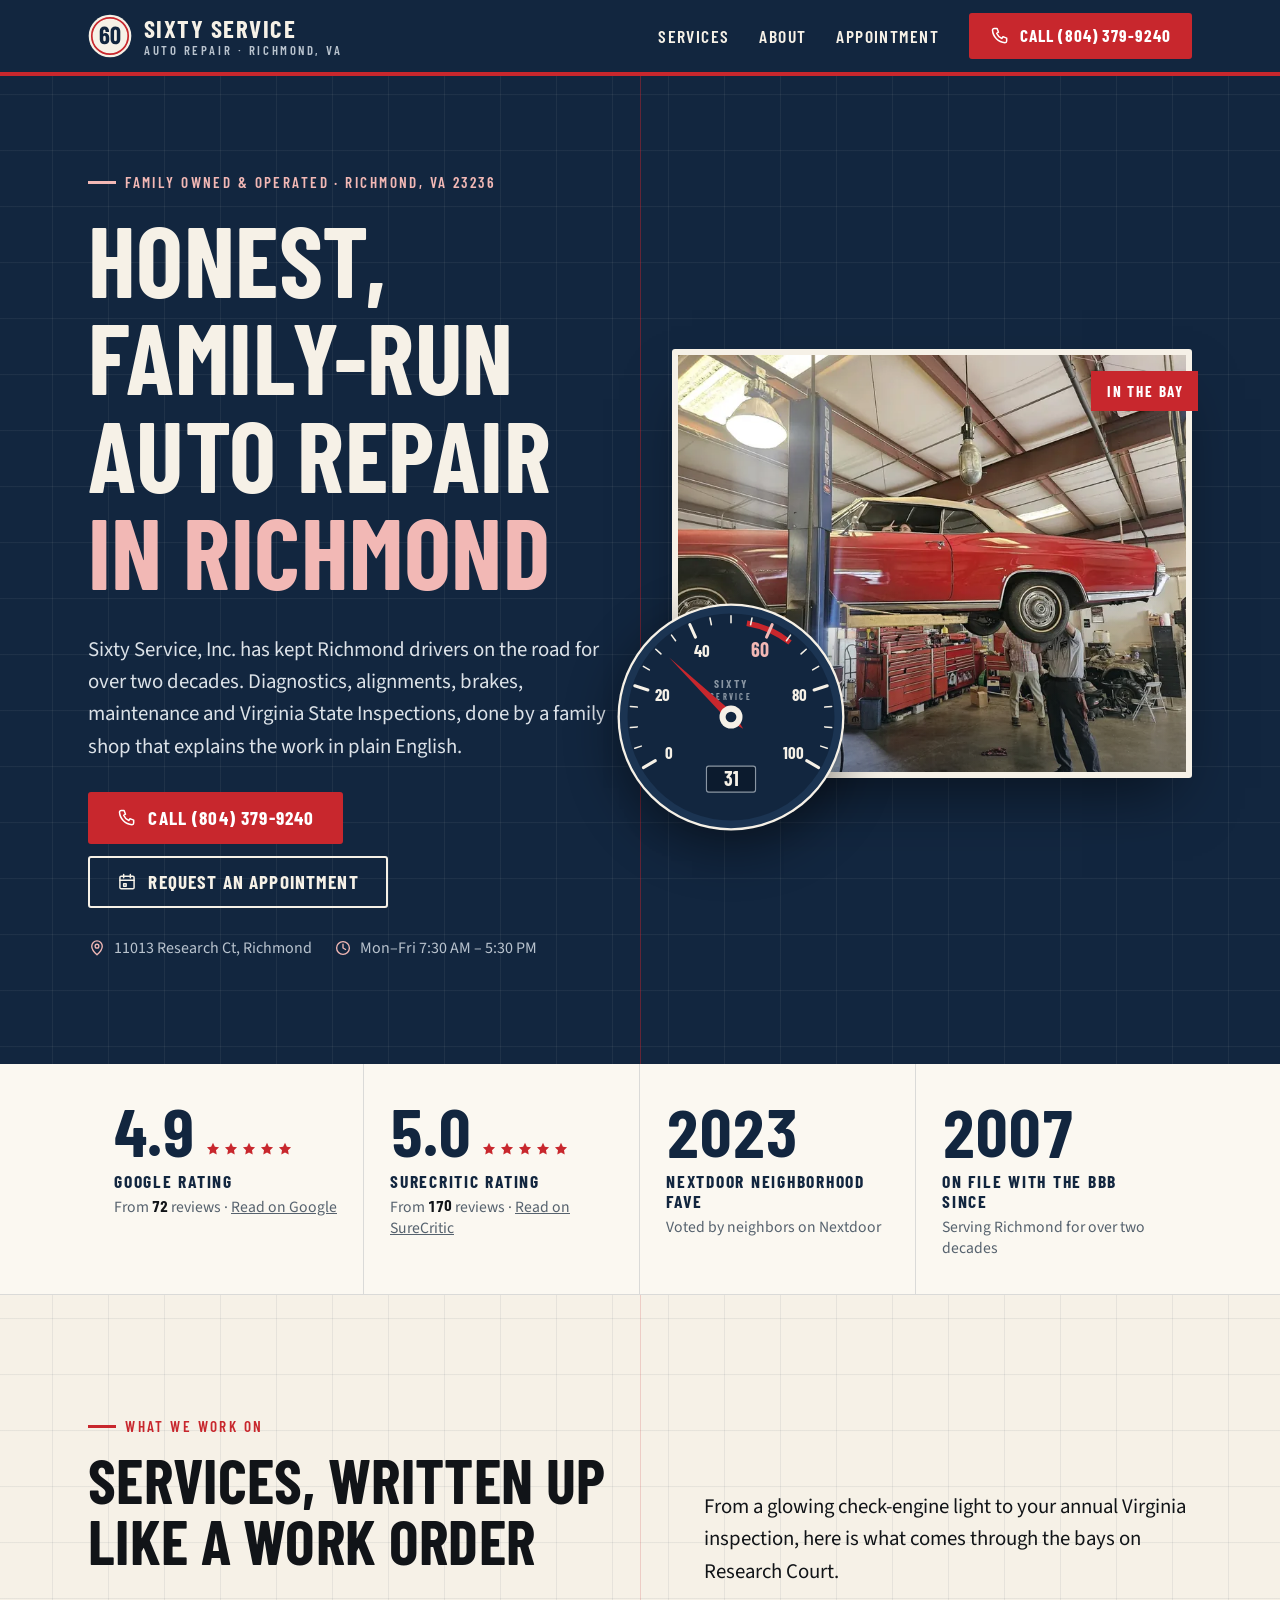
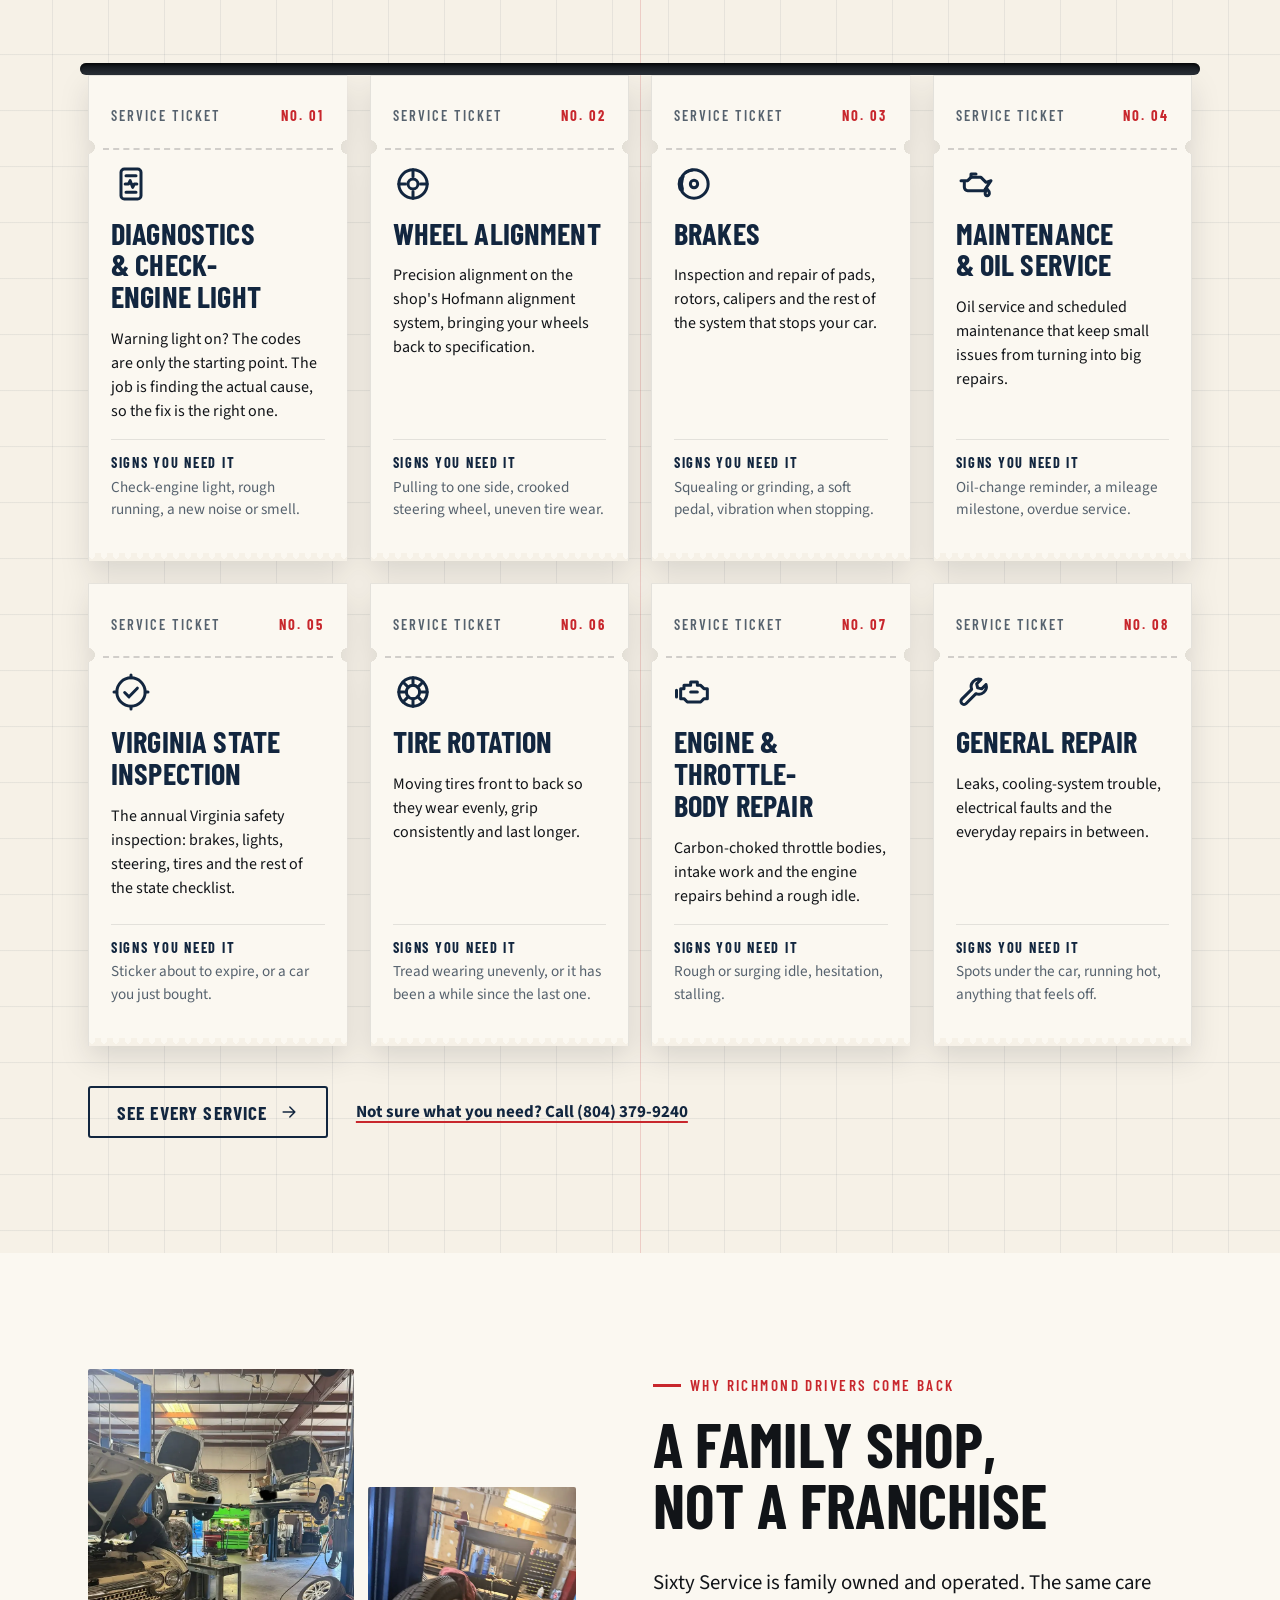
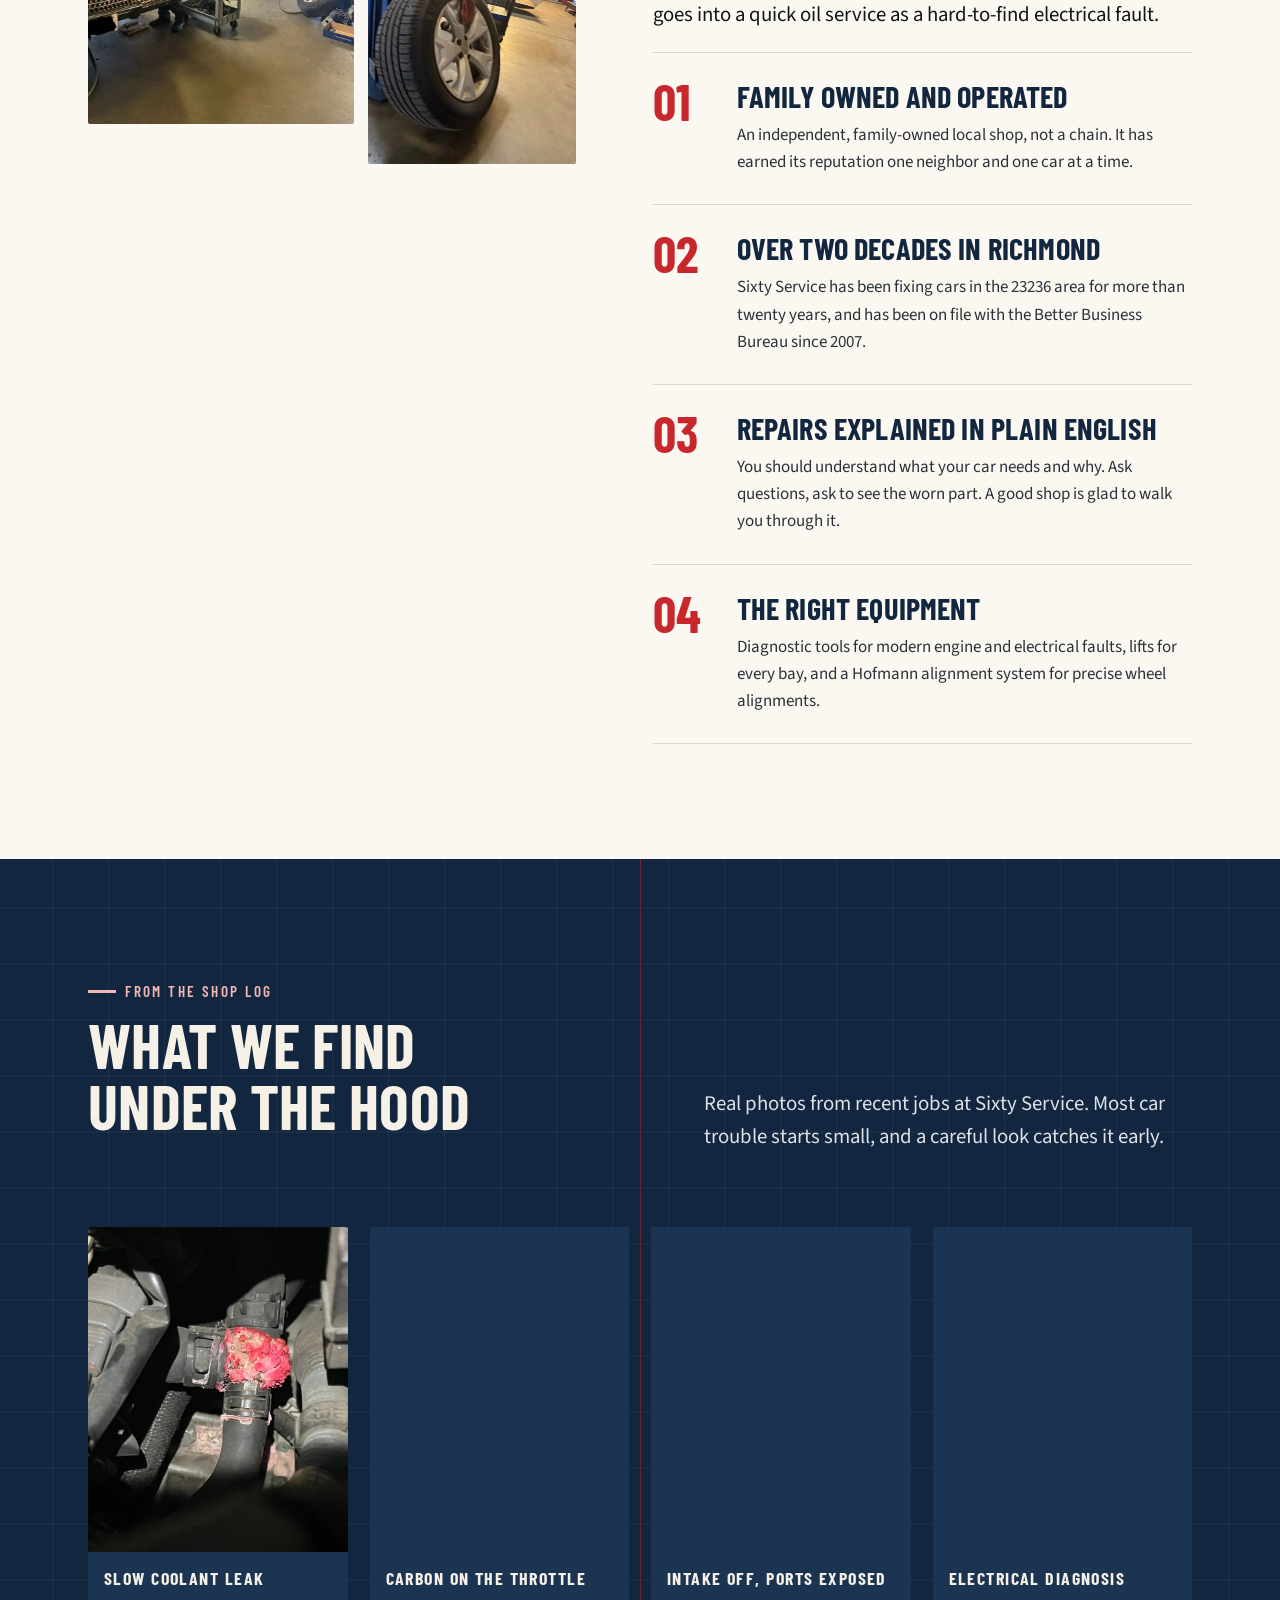
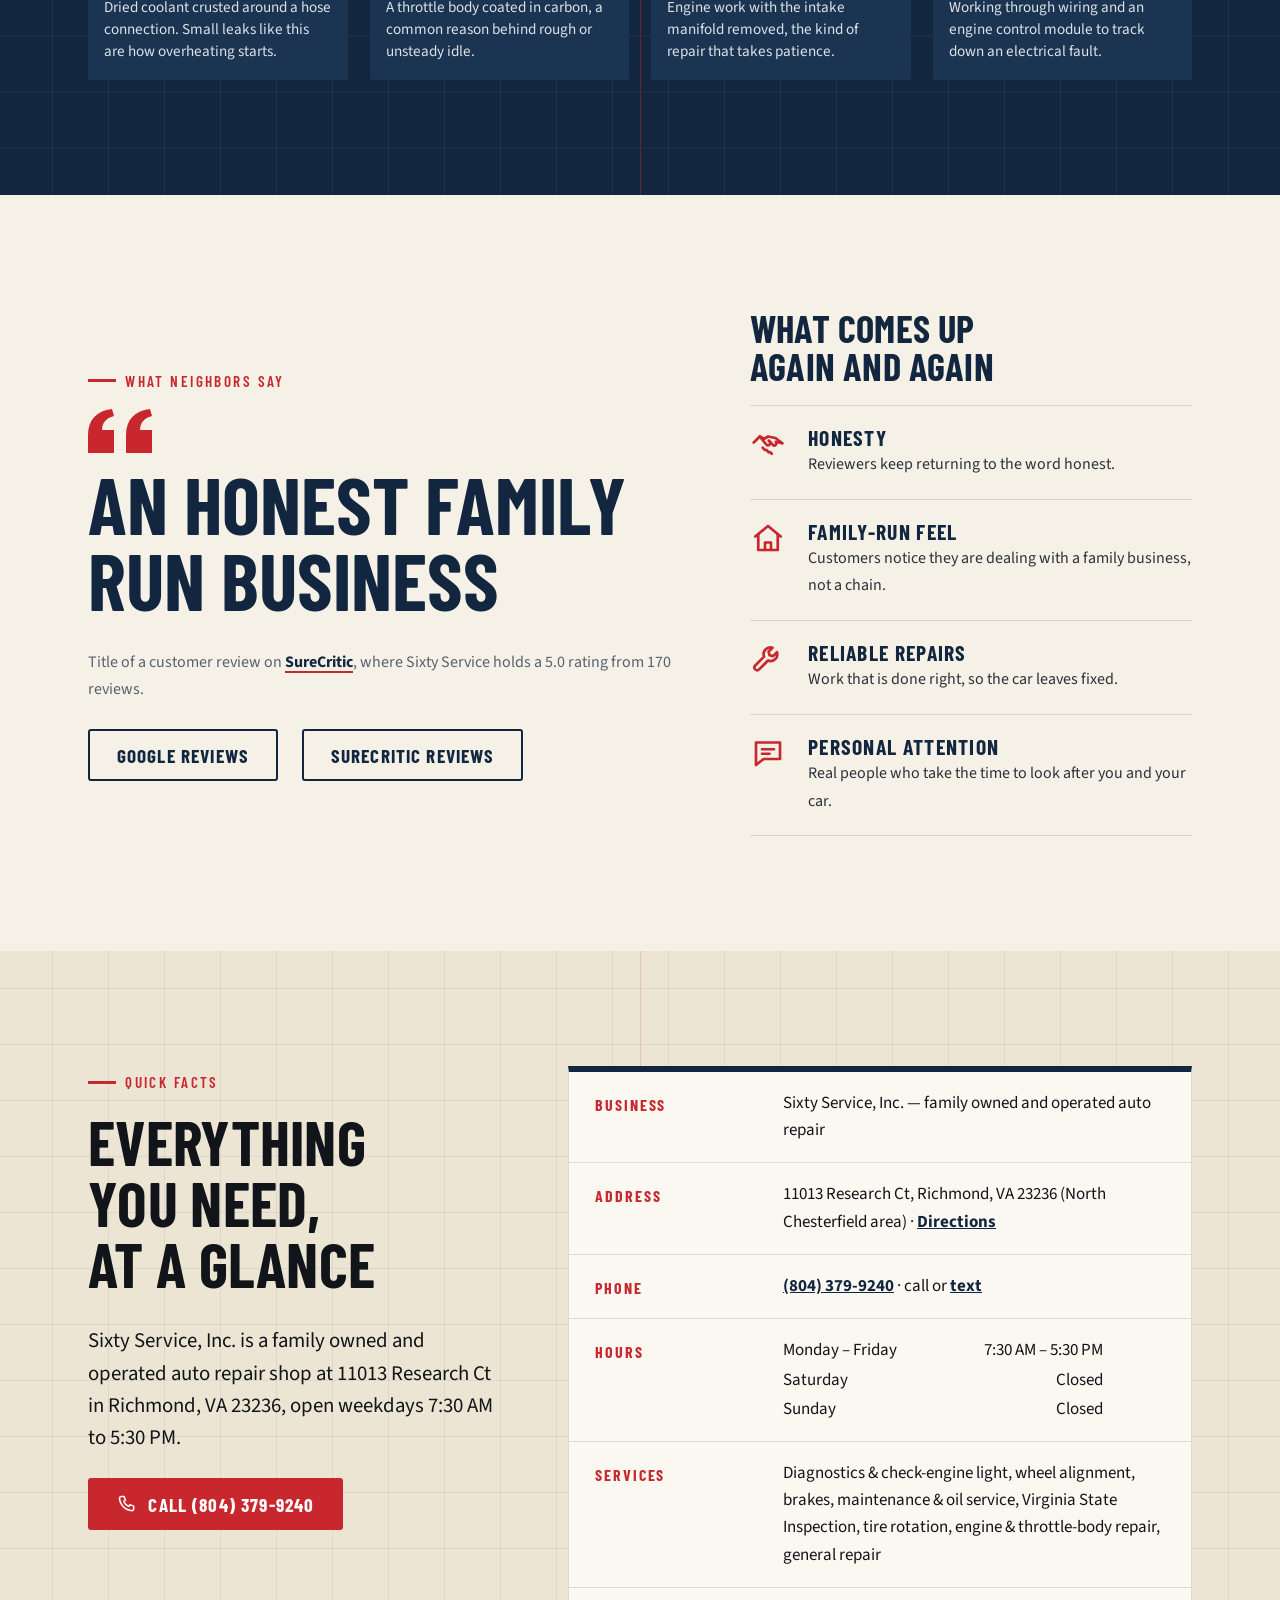
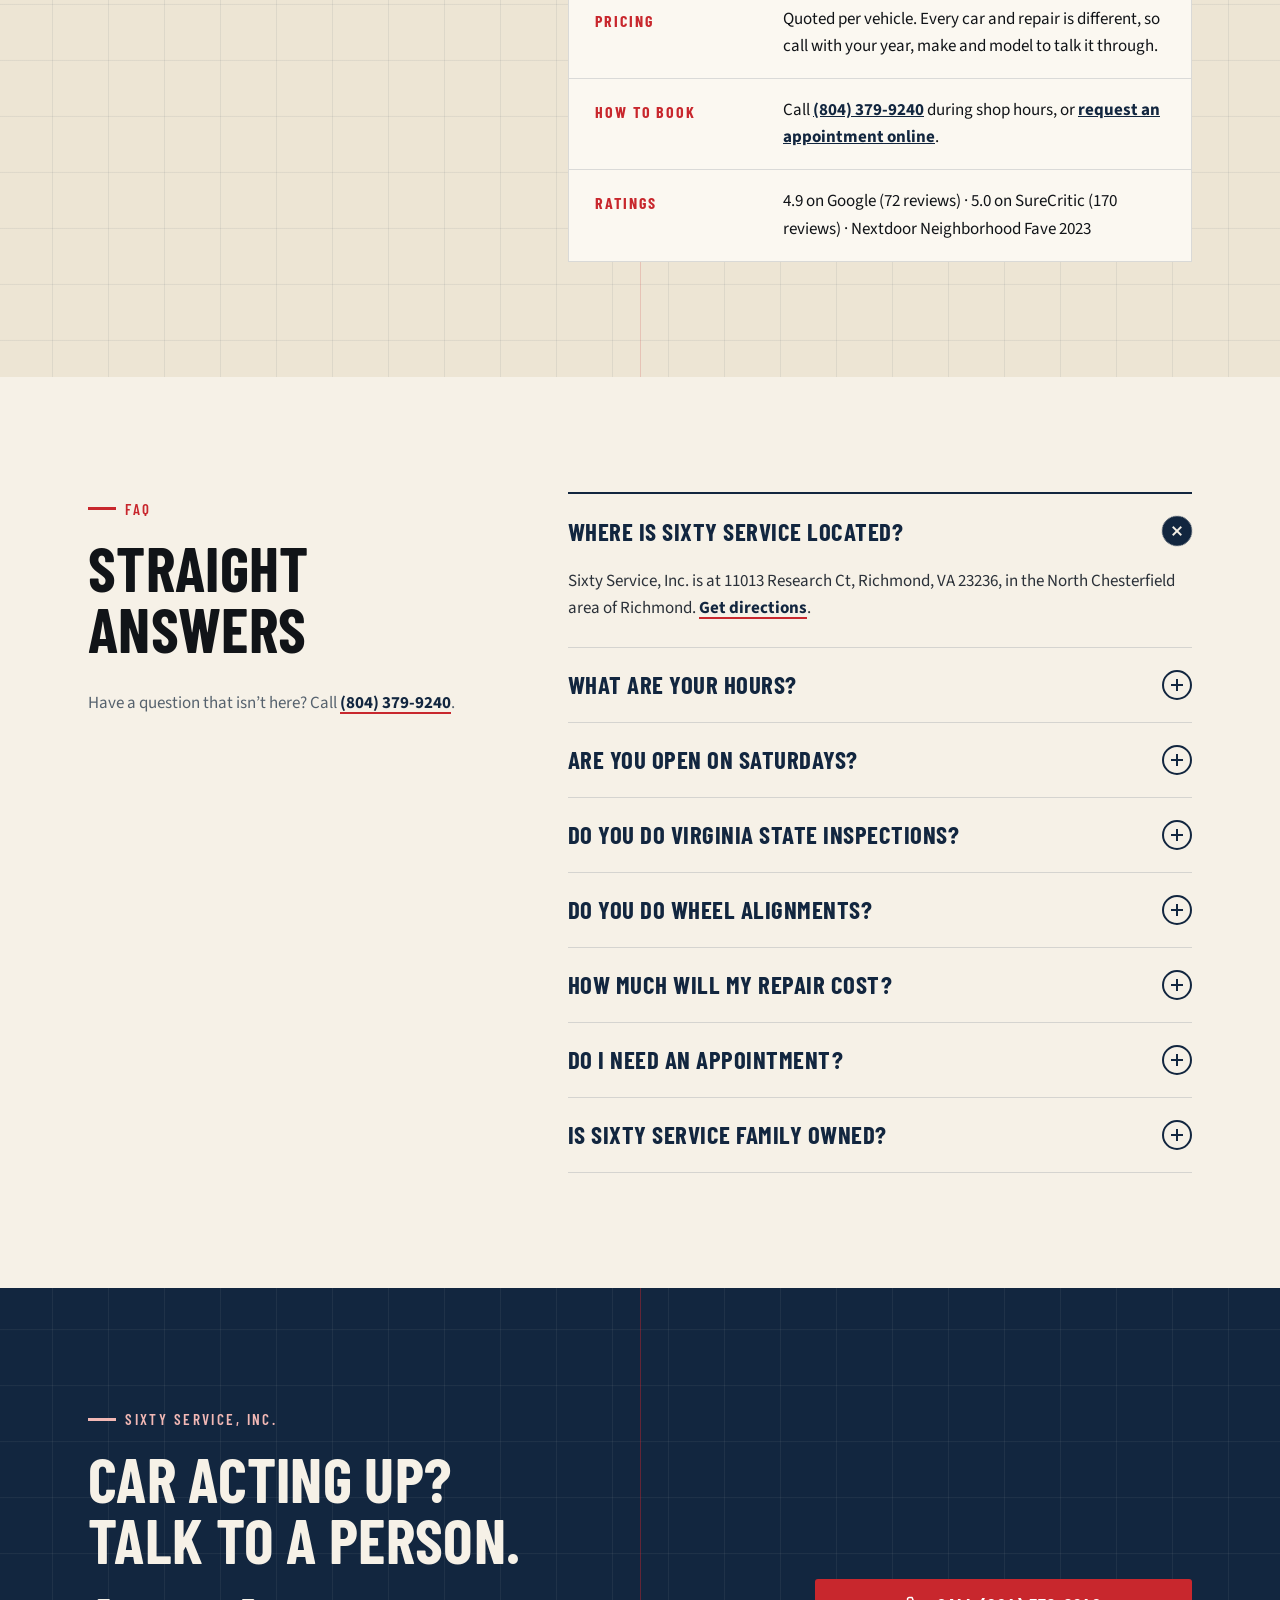
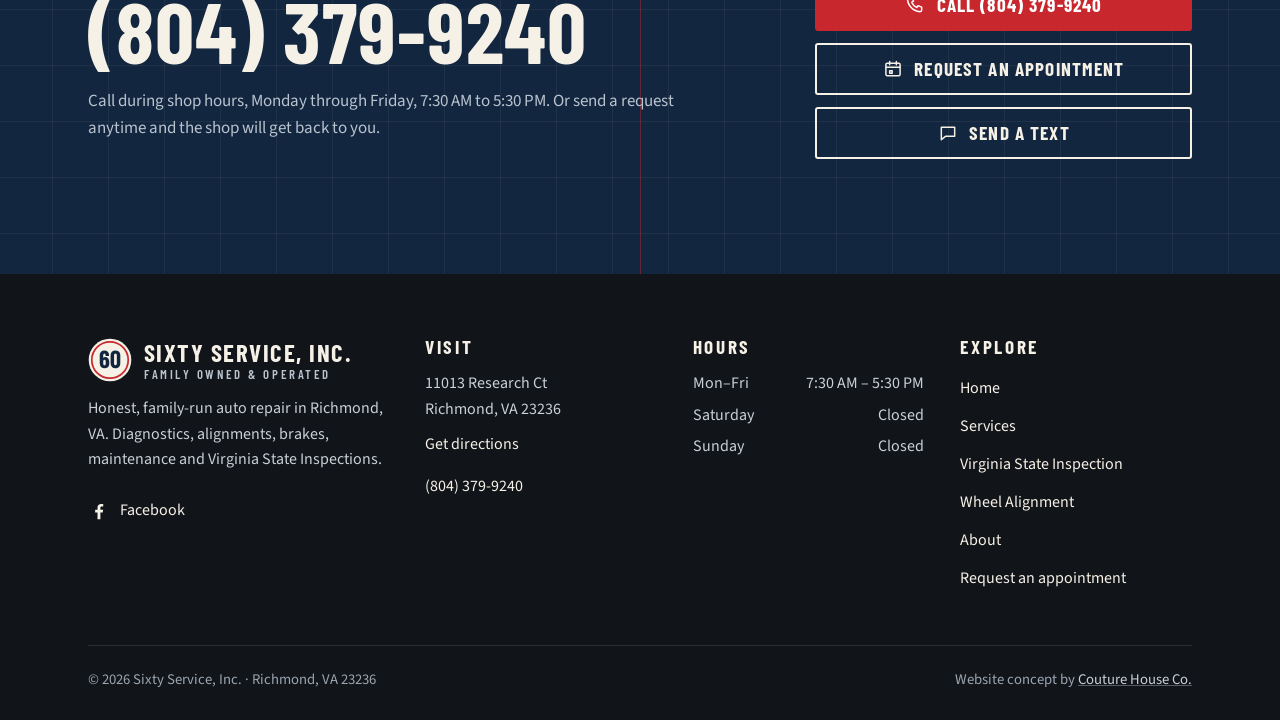
<file: index.html>
<!doctype html>
<html lang="en" class="no-js">
<head>
<meta charset="utf-8">
<meta name="viewport" content="width=device-width, initial-scale=1, viewport-fit=cover">
<title>Sixty Service | Honest Auto Repair in Richmond, VA</title>
<meta name="description" content="Family owned and operated auto repair in Richmond, VA 23236. Diagnostics, alignments, brakes, maintenance and VA inspections. Call (804) 379-9240.">
<link rel="canonical" href="https://sixty-service-auto-repair.netlify.app/index.html">
<meta name="theme-color" content="#12263F">
<meta name="robots" content="index, follow, max-image-preview:large">
<meta property="og:type" content="website">
<meta property="og:site_name" content="Sixty Service, Inc.">
<meta property="og:title" content="Sixty Service | Honest Auto Repair in Richmond, VA">
<meta property="og:description" content="Family owned and operated auto repair in Richmond, VA 23236. Diagnostics, alignments, brakes, maintenance and VA inspections. Call (804) 379-9240.">
<meta property="og:url" content="https://sixty-service-auto-repair.netlify.app/index.html">
<meta property="og:image" content="https://sixty-service-auto-repair.netlify.app/assets/img/og.jpg">
<meta property="og:image:width" content="1200">
<meta property="og:image:height" content="630">
<meta property="og:image:alt" content="Sixty Service, Inc. auto repair shop in Richmond, VA with a classic red convertible on a lift">
<meta property="og:locale" content="en_US">
<meta name="twitter:card" content="summary_large_image">
<meta name="twitter:title" content="Sixty Service | Honest Auto Repair in Richmond, VA">
<meta name="twitter:description" content="Family owned and operated auto repair in Richmond, VA 23236. Diagnostics, alignments, brakes, maintenance and VA inspections. Call (804) 379-9240.">
<meta name="twitter:image" content="https://sixty-service-auto-repair.netlify.app/assets/img/og.jpg">
<meta name="geo.region" content="US-VA">
<meta name="geo.placename" content="Richmond">
<script>document.documentElement.classList.replace('no-js','js');</script>
<link rel="preload" href="assets/fonts/barlow-condensed-latin-700-normal.woff2" as="font" type="font/woff2" crossorigin>
<link rel="preload" href="assets/fonts/source-sans-3-latin-wght-normal.woff2" as="font" type="font/woff2" crossorigin>
<link rel="preload" as="image" href="assets/img/classic-convertible-on-lift.webp" imagesrcset="assets/img/classic-convertible-on-lift-800.webp 800w, assets/img/classic-convertible-on-lift.webp 1600w" imagesizes="(min-width: 980px) 45vw, 100vw" fetchpriority="high">
<link rel="stylesheet" href="assets/css/fonts.css?v=20260930b">
<link rel="stylesheet" href="assets/css/site.css?v=20260930b">
<link rel="icon" href="assets/img/favicon.svg" type="image/svg+xml">
<link rel="icon" href="assets/img/favicon-32.png" sizes="32x32" type="image/png">
<link rel="apple-touch-icon" href="assets/img/apple-touch-icon.png">
<link rel="manifest" href="site.webmanifest">
<script src="assets/js/site.js" defer></script>
<script type="application/ld+json">{"@context":"https://schema.org","@type":"AutoRepair","@id":"https://sixty-service-auto-repair.netlify.app/#business","name":"Sixty Service, Inc.","alternateName":"Sixty Service","description":"Family owned and operated automotive repair shop in Richmond, VA 23236 offering diagnostics, wheel alignments, brakes, maintenance, Virginia State Inspections, tire rotations and engine repair.","url":"https://sixty-service-auto-repair.netlify.app/","logo":"https://sixty-service-auto-repair.netlify.app/assets/img/icon-512.png","image":["https://sixty-service-auto-repair.netlify.app/assets/img/og.jpg","https://sixty-service-auto-repair.netlify.app/assets/img/classic-convertible-on-lift.webp","https://sixty-service-auto-repair.netlify.app/assets/img/service-bays-on-lifts.webp"],"telephone":"+1-804-379-9240","address":{"@type":"PostalAddress","streetAddress":"11013 Research Ct","addressLocality":"Richmond","addressRegion":"VA","postalCode":"23236","addressCountry":"US"},"openingHoursSpecification":[{"@type":"OpeningHoursSpecification","dayOfWeek":["Monday","Tuesday","Wednesday","Thursday","Friday"],"opens":"07:30","closes":"17:30"}],"areaServed":[{"@type":"City","name":"Richmond, VA"},{"@type":"Place","name":"North Chesterfield, VA"},{"@type":"Place","name":"Midlothian, VA"},{"@type":"AdministrativeArea","name":"Chesterfield County, VA"}],"sameAs":["https://www.facebook.com/sixtyservice/","https://www.surecritic.com/reviews/sixty-service-inc"],"award":"Nextdoor Neighborhood Fave 2023","hasOfferCatalog":{"@type":"OfferCatalog","name":"Auto repair services","itemListElement":[{"@type":"Offer","itemOffered":{"@type":"Service","name":"Diagnostics & Check-Engine Light","description":"Warning light on? The codes are only the starting point. The job is finding the actual cause, so the fix is the right one.","url":"https://sixty-service-auto-repair.netlify.app/services.html#diagnostics"}},{"@type":"Offer","itemOffered":{"@type":"Service","name":"Wheel Alignment","description":"Precision alignment on the shop's Hofmann alignment system, bringing your wheels back to specification.","url":"https://sixty-service-auto-repair.netlify.app/services.html#alignment"}},{"@type":"Offer","itemOffered":{"@type":"Service","name":"Brakes","description":"Inspection and repair of pads, rotors, calipers and the rest of the system that stops your car.","url":"https://sixty-service-auto-repair.netlify.app/services.html#brakes"}},{"@type":"Offer","itemOffered":{"@type":"Service","name":"Maintenance & Oil Service","description":"Oil service and scheduled maintenance that keep small issues from turning into big repairs.","url":"https://sixty-service-auto-repair.netlify.app/services.html#maintenance"}},{"@type":"Offer","itemOffered":{"@type":"Service","name":"Virginia State Inspection","description":"The annual Virginia safety inspection: brakes, lights, steering, tires and the rest of the state checklist.","url":"https://sixty-service-auto-repair.netlify.app/services.html#inspection"}},{"@type":"Offer","itemOffered":{"@type":"Service","name":"Tire Rotation","description":"Moving tires front to back so they wear evenly, grip consistently and last longer.","url":"https://sixty-service-auto-repair.netlify.app/services.html#tires"}},{"@type":"Offer","itemOffered":{"@type":"Service","name":"Engine & Throttle-Body Repair","description":"Carbon-choked throttle bodies, intake work and the engine repairs behind a rough idle.","url":"https://sixty-service-auto-repair.netlify.app/services.html#engine"}},{"@type":"Offer","itemOffered":{"@type":"Service","name":"General Repair","description":"Leaks, cooling-system trouble, electrical faults and the everyday repairs in between.","url":"https://sixty-service-auto-repair.netlify.app/services.html#repair"}}]},"aggregateRating":{"@type":"AggregateRating","ratingValue":"4.9","reviewCount":"72","bestRating":"5","worstRating":"1"}}</script>
<script type="application/ld+json">{"@context":"https://schema.org","@type":"WebSite","@id":"https://sixty-service-auto-repair.netlify.app/#website","name":"Sixty Service, Inc.","url":"https://sixty-service-auto-repair.netlify.app/","publisher":{"@id":"https://sixty-service-auto-repair.netlify.app/#business"}}</script>
<script type="application/ld+json">{"@context":"https://schema.org","@type":"FAQPage","mainEntity":[{"@type":"Question","name":"Where is Sixty Service located?","acceptedAnswer":{"@type":"Answer","text":"Sixty Service, Inc. is at 11013 Research Ct, Richmond, VA 23236, in the North Chesterfield area of Richmond. Get directions (opens in a new tab)."}},{"@type":"Question","name":"What are your hours?","acceptedAnswer":{"@type":"Answer","text":"The shop is open Monday through Friday, 7:30 AM to 5:30 PM, and closed Saturday and Sunday."}},{"@type":"Question","name":"Are you open on Saturdays?","acceptedAnswer":{"@type":"Answer","text":"No. Sixty Service is closed on weekends. Call (804) 379-9240 during weekday hours, or send an appointment request online anytime."}},{"@type":"Question","name":"Do you do Virginia State Inspections?","acceptedAnswer":{"@type":"Answer","text":"Yes, Virginia State Inspections are part of the shop's services. Call (804) 379-9240 to check availability for the day you want to come in."}},{"@type":"Question","name":"Do you do wheel alignments?","acceptedAnswer":{"@type":"Answer","text":"Yes. Alignments are done on a Hofmann alignment system, which measures each wheel and guides the adjustments back to your vehicle's specifications."}},{"@type":"Question","name":"How much will my repair cost?","acceptedAnswer":{"@type":"Answer","text":"It depends on the vehicle and what it needs, so there is no one-size price list. Call (804) 379-9240 with your year, make and model, or describe the problem in an appointment request."}},{"@type":"Question","name":"Do I need an appointment?","acceptedAnswer":{"@type":"Answer","text":"Calling ahead is the best way to get your car in. Call (804) 379-9240 or request an appointment online with your preferred drop-off date."}},{"@type":"Question","name":"Is Sixty Service family owned?","acceptedAnswer":{"@type":"Answer","text":"Yes. Sixty Service, Inc. is a family owned and operated auto repair shop that has been serving Richmond drivers for over two decades."}}]}</script>
</head>
<body>
<a class="skip" href="#main">Skip to content</a>
<header class="site-header">
  <div class="wrap">
    <a class="brand" href="index.html" aria-label="Sixty Service, Inc. home"><svg class="brand-mark" viewBox="0 0 64 64" aria-hidden="true" focusable="false"><circle cx="32" cy="32" r="31" fill="#F6F1E7"/><circle cx="32" cy="32" r="26.5" fill="none" stroke="#C8272D" stroke-width="2.5"/><path transform="translate(15.93 43.74) scale(0.036)" fill="#12263F" d="M417 -218Q417 -196 415 -158Q412 -79 361.0 -35.5Q310 8 225 8Q145 8 95.5 -32.0Q46 -72 37 -151Q33 -172 33 -206L31 -529Q31 -611 83.5 -659.5Q136 -708 223 -708Q304 -708 355.5 -659.0Q407 -610 407 -529V-499Q407 -494 403.5 -490.5Q400 -487 395 -487H278Q273 -487 269.5 -490.5Q266 -494 266 -499V-521Q266 -548 253.0 -566.0Q240 -584 223 -584Q201 -584 187.0 -566.5Q173 -549 173 -521V-420Q173 -417 175.0 -416.5Q177 -416 179 -418Q212 -446 254 -446Q324 -446 366.5 -400.0Q409 -354 413 -277Q417 -253 417 -218ZM274 -228Q274 -255 270 -290Q267 -313 255.0 -326.0Q243 -339 224 -339Q204 -339 191.5 -325.5Q179 -312 176 -288Q173 -249 173 -228Q173 -204 176 -166Q179 -140 191.5 -126.0Q204 -112 224 -112Q244 -112 256.5 -127.0Q269 -142 272 -169Q274 -217 274 -228ZM470 -191V-509Q470 -600 524.0 -655.5Q578 -711 666 -711Q724 -711 769.0 -686.0Q814 -661 838.5 -615.0Q863 -569 863 -509V-191Q863 -131 838.5 -85.0Q814 -39 769.0 -14.0Q724 11 666 11Q578 11 524.0 -44.5Q470 -100 470 -191ZM722 -183V-517Q722 -550 706.5 -570.0Q691 -590 666 -590Q641 -590 626.0 -570.0Q611 -550 611 -517V-183Q611 -150 626.0 -130.0Q641 -110 666 -110Q691 -110 706.5 -130.0Q722 -150 722 -183Z"/></svg><span class="brand-word"><b>Sixty Service</b><small>Auto Repair &middot; Richmond, VA</small></span></a>
    <nav class="nav" aria-label="Main">
      <button class="menu-btn" type="button" aria-expanded="false" aria-controls="nav-panel"><span class="bars" aria-hidden="true"><span></span><span></span><span></span></span><span class="menu-label">Menu</span></button>
      <div class="nav-panel" id="nav-panel">
        <ul class="nav-list"><li><a href="services.html">Services</a></li><li><a href="about.html">About</a></li><li><a href="appointment.html">Appointment</a></li></ul>
        <a class="btn btn-red" href="tel:+18043799240"><svg viewBox="0 0 24 24" aria-hidden="true" focusable="false" fill="none" stroke="currentColor" stroke-width="1.8" stroke-linecap="round" stroke-linejoin="round"><path d="M5 3h3.5l1.7 4.4-2.2 1.4a11 11 0 0 0 6.2 6.2l1.4-2.2L20 14.5V18a2 2 0 0 1-2 2A16 16 0 0 1 3 5a2 2 0 0 1 2-2z"/></svg>Call (804) 379-9240</a>
        <p class="nav-meta">11013 Research Ct, Richmond, VA 23236<br>Mon&ndash;Fri 7:30 AM &ndash; 5:30 PM</p>
      </div>
    </nav>
  </div>
</header>

<main id="main">
<section class="hero on-dark grid-bg" aria-labelledby="hero-title">
  <div class="wrap hero-grid">
    <div>
      <p class="eyebrow">Family owned &amp; operated &middot; Richmond, VA 23236</p>
      <h1 id="hero-title">Honest, family-run auto repair <span class="red">in Richmond</span></h1>
      <p class="lead">Sixty Service, Inc. has kept Richmond drivers on the road for over two decades. Diagnostics, alignments, brakes, maintenance and Virginia State Inspections, done by a family shop that explains the work in plain English.</p>
      <div class="btn-row">
        <a class="btn btn-red" href="tel:+18043799240"><svg viewBox="0 0 24 24" aria-hidden="true" focusable="false" fill="none" stroke="currentColor" stroke-width="1.8" stroke-linecap="round" stroke-linejoin="round"><path d="M5 3h3.5l1.7 4.4-2.2 1.4a11 11 0 0 0 6.2 6.2l1.4-2.2L20 14.5V18a2 2 0 0 1-2 2A16 16 0 0 1 3 5a2 2 0 0 1 2-2z"/></svg>Call (804) 379-9240</a>
        <a class="btn btn-ghost" href="appointment.html"><svg viewBox="0 0 24 24" aria-hidden="true" focusable="false" fill="none" stroke="currentColor" stroke-width="1.8" stroke-linecap="round" stroke-linejoin="round"><rect x="3.5" y="5" width="17" height="15" rx="1.5"/><path d="M3.5 10h17M8 3v4M16 3v4M8 14h3v3H8z"/></svg>Request an appointment</a>
      </div>
      <ul class="hero-meta">
        <li><svg viewBox="0 0 24 24" aria-hidden="true" focusable="false" fill="none" stroke="currentColor" stroke-width="1.8" stroke-linecap="round" stroke-linejoin="round"><path d="M12 21s-7-6.2-7-11.5a7 7 0 0 1 14 0C19 14.8 12 21 12 21z"/><circle cx="12" cy="9.5" r="2.5"/></svg>11013 Research Ct, Richmond</li>
        <li><svg viewBox="0 0 24 24" aria-hidden="true" focusable="false" fill="none" stroke="currentColor" stroke-width="1.8" stroke-linecap="round" stroke-linejoin="round"><circle cx="12" cy="12" r="8.5"/><path d="M12 7v5l3.5 2"/></svg>Mon&ndash;Fri 7:30 AM &ndash; 5:30 PM</li>
      </ul>
    </div>
    <figure class="hero-figure">
      <div class="hero-photo"><img src="assets/img/classic-convertible-on-lift.webp" srcset="assets/img/classic-convertible-on-lift-800.webp 800w, assets/img/classic-convertible-on-lift.webp 1600w" sizes="(min-width: 980px) 45vw, 100vw" width="1600" height="1199" alt="A classic red convertible raised on a Rotary two-post lift inside the Sixty Service repair bay in Richmond, VA" fetchpriority="high" decoding="async"></div>
      <span class="hero-tag">In the bay</span>
      <svg class="gauge" viewBox="0 0 300 300" role="img" aria-label="Service gauge dial with a needle that sweeps as you scroll"><circle cx="150" cy="150" r="148" fill="#F6F1E7"/><circle cx="150" cy="150" r="140" fill="#12263F"/><circle cx="150" cy="150" r="140" fill="none" stroke="#1B3452" stroke-width="10"/><path d="M170.7 27.7 A124 124 0 0 1 227.0 52.8" fill="none" stroke="#C8272D" stroke-width="7"/><line x1="35.7" y1="216.0" x2="51.3" y2="207.0" stroke="#F6F1E7" stroke-width="4" stroke-linecap="round"/><text x="68.6" y="205.0" text-anchor="middle" font-size="22" fill="#F6F1E7">0</text><line x1="24.5" y1="190.8" x2="33.0" y2="188.0" stroke="#F6F1E7" stroke-width="2" stroke-linecap="round"/><line x1="18.7" y1="163.8" x2="27.7" y2="162.9" stroke="#F6F1E7" stroke-width="2" stroke-linecap="round"/><line x1="18.7" y1="136.2" x2="27.7" y2="137.1" stroke="#F6F1E7" stroke-width="2" stroke-linecap="round"/><line x1="24.5" y1="109.2" x2="41.6" y2="114.8" stroke="#F6F1E7" stroke-width="4" stroke-linecap="round"/><text x="60.6" y="129.0" text-anchor="middle" font-size="22" fill="#F6F1E7">20</text><line x1="35.7" y1="84.0" x2="43.5" y2="88.5" stroke="#F6F1E7" stroke-width="2" stroke-linecap="round"/><line x1="51.9" y1="61.7" x2="58.6" y2="67.7" stroke="#F6F1E7" stroke-width="2" stroke-linecap="round"/><line x1="72.4" y1="43.2" x2="77.7" y2="50.5" stroke="#F6F1E7" stroke-width="2" stroke-linecap="round"/><line x1="96.3" y1="29.4" x2="103.6" y2="45.9" stroke="#F6F1E7" stroke-width="4" stroke-linecap="round"/><text x="111.8" y="72.1" text-anchor="middle" font-size="22" fill="#F6F1E7">40</text><line x1="122.6" y1="20.9" x2="124.4" y2="29.7" stroke="#F6F1E7" stroke-width="2" stroke-linecap="round"/><line x1="150.0" y1="18.0" x2="150.0" y2="27.0" stroke="#F6F1E7" stroke-width="2" stroke-linecap="round"/><line x1="177.4" y1="20.9" x2="175.6" y2="29.7" stroke="#F6F1E7" stroke-width="2" stroke-linecap="round"/><line x1="203.7" y1="29.4" x2="196.4" y2="45.9" stroke="#F2B8B5" stroke-width="4" stroke-linecap="round"/><text x="188.2" y="72.1" text-anchor="middle" font-size="26" fill="#F2B8B5">60</text><line x1="227.6" y1="43.2" x2="222.3" y2="50.5" stroke="#F6F1E7" stroke-width="2" stroke-linecap="round"/><line x1="248.1" y1="61.7" x2="241.4" y2="67.7" stroke="#F6F1E7" stroke-width="2" stroke-linecap="round"/><line x1="264.3" y1="84.0" x2="256.5" y2="88.5" stroke="#F6F1E7" stroke-width="2" stroke-linecap="round"/><line x1="275.5" y1="109.2" x2="258.4" y2="114.8" stroke="#F6F1E7" stroke-width="4" stroke-linecap="round"/><text x="239.4" y="129.0" text-anchor="middle" font-size="22" fill="#F6F1E7">80</text><line x1="281.3" y1="136.2" x2="272.3" y2="137.1" stroke="#F6F1E7" stroke-width="2" stroke-linecap="round"/><line x1="281.3" y1="163.8" x2="272.3" y2="162.9" stroke="#F6F1E7" stroke-width="2" stroke-linecap="round"/><line x1="275.5" y1="190.8" x2="267.0" y2="188.0" stroke="#F6F1E7" stroke-width="2" stroke-linecap="round"/><line x1="264.3" y1="216.0" x2="248.7" y2="207.0" stroke="#F6F1E7" stroke-width="4" stroke-linecap="round"/><text x="231.4" y="205.0" text-anchor="middle" font-size="22" fill="#F6F1E7">100</text><text x="150" y="112" text-anchor="middle" font-size="15" letter-spacing="3" fill="#8A96A3">SIXTY</text><text x="150" y="128" text-anchor="middle" font-size="11" letter-spacing="3" fill="#8A96A3">SERVICE</text><rect x="118" y="214" width="64" height="34" rx="3" fill="#0C1B2E" stroke="#8A96A3" stroke-width="1.5"/><text class="readout" x="150" y="240" text-anchor="middle" font-size="26" fill="#F6F1E7">60</text><g class="needle"><path d="M150 38 L156 150 L150 172 L144 150 Z" fill="#C8272D"/></g><circle cx="150" cy="150" r="15" fill="#F6F1E7"/><circle cx="150" cy="150" r="7" fill="#12263F"/></svg>
    </figure>
  </div>
</section>

<section class="trust" aria-label="Ratings and recognition">
  <div class="wrap">
    <ul class="trust-list">
      <li class="trust-item">
        <div class="trust-big"><span class="odo" data-value="4.9">4.9</span><span class="stars" aria-hidden="true"><svg viewBox="0 0 24 24" aria-hidden="true" focusable="false" fill="currentColor"><path d="m12 2.8 2.8 5.8 6.3.9-4.6 4.4 1.1 6.3L12 17.2l-5.6 3 1.1-6.3L2.9 9.5l6.3-.9z"/></svg><svg viewBox="0 0 24 24" aria-hidden="true" focusable="false" fill="currentColor"><path d="m12 2.8 2.8 5.8 6.3.9-4.6 4.4 1.1 6.3L12 17.2l-5.6 3 1.1-6.3L2.9 9.5l6.3-.9z"/></svg><svg viewBox="0 0 24 24" aria-hidden="true" focusable="false" fill="currentColor"><path d="m12 2.8 2.8 5.8 6.3.9-4.6 4.4 1.1 6.3L12 17.2l-5.6 3 1.1-6.3L2.9 9.5l6.3-.9z"/></svg><svg viewBox="0 0 24 24" aria-hidden="true" focusable="false" fill="currentColor"><path d="m12 2.8 2.8 5.8 6.3.9-4.6 4.4 1.1 6.3L12 17.2l-5.6 3 1.1-6.3L2.9 9.5l6.3-.9z"/></svg><svg viewBox="0 0 24 24" aria-hidden="true" focusable="false" fill="currentColor"><path d="m12 2.8 2.8 5.8 6.3.9-4.6 4.4 1.1 6.3L12 17.2l-5.6 3 1.1-6.3L2.9 9.5l6.3-.9z"/></svg></span></div>
        <span class="trust-label">Google rating</span>
        <span class="trust-sub">From <span class="odo" data-value="72">72</span> reviews &middot; <a href="https://www.google.com/maps/search/?api=1&query=Sixty+Service+Inc%2C+11013+Research+Ct%2C+Richmond%2C+VA+23236" rel="noopener" target="_blank">Read on Google<span class="sr-only"> (opens in a new tab)</span></a></span>
      </li>
      <li class="trust-item">
        <div class="trust-big"><span class="odo" data-value="5.0">5.0</span><span class="stars" aria-hidden="true"><svg viewBox="0 0 24 24" aria-hidden="true" focusable="false" fill="currentColor"><path d="m12 2.8 2.8 5.8 6.3.9-4.6 4.4 1.1 6.3L12 17.2l-5.6 3 1.1-6.3L2.9 9.5l6.3-.9z"/></svg><svg viewBox="0 0 24 24" aria-hidden="true" focusable="false" fill="currentColor"><path d="m12 2.8 2.8 5.8 6.3.9-4.6 4.4 1.1 6.3L12 17.2l-5.6 3 1.1-6.3L2.9 9.5l6.3-.9z"/></svg><svg viewBox="0 0 24 24" aria-hidden="true" focusable="false" fill="currentColor"><path d="m12 2.8 2.8 5.8 6.3.9-4.6 4.4 1.1 6.3L12 17.2l-5.6 3 1.1-6.3L2.9 9.5l6.3-.9z"/></svg><svg viewBox="0 0 24 24" aria-hidden="true" focusable="false" fill="currentColor"><path d="m12 2.8 2.8 5.8 6.3.9-4.6 4.4 1.1 6.3L12 17.2l-5.6 3 1.1-6.3L2.9 9.5l6.3-.9z"/></svg><svg viewBox="0 0 24 24" aria-hidden="true" focusable="false" fill="currentColor"><path d="m12 2.8 2.8 5.8 6.3.9-4.6 4.4 1.1 6.3L12 17.2l-5.6 3 1.1-6.3L2.9 9.5l6.3-.9z"/></svg></span></div>
        <span class="trust-label">SureCritic rating</span>
        <span class="trust-sub">From <span class="odo" data-value="170">170</span> reviews &middot; <a href="https://www.surecritic.com/reviews/sixty-service-inc" rel="noopener" target="_blank">Read on SureCritic<span class="sr-only"> (opens in a new tab)</span></a></span>
      </li>
      <li class="trust-item">
        <div class="trust-big"><span class="odo" data-value="2023">2023</span></div>
        <span class="trust-label">Nextdoor Neighborhood Fave</span>
        <span class="trust-sub">Voted by neighbors on Nextdoor</span>
      </li>
      <li class="trust-item">
        <div class="trust-big"><span class="odo" data-value="2007">2007</span></div>
        <span class="trust-label">On file with the BBB since</span>
        <span class="trust-sub">Serving Richmond for over two decades</span>
      </li>
    </ul>
  </div>
</section>

<section class="section grid-bg" aria-labelledby="svc-title">
  <div class="wrap">
    <div class="section-head split">
      <div>
        <p class="eyebrow">What we work on</p>
        <h2 id="svc-title">Services, written up like a work order</h2>
      </div>
      <p class="lead">From a glowing check-engine light to your annual Virginia inspection, here is what comes through the bays on Research Court.</p>
    </div>
    <div class="printer-slot" aria-hidden="true"></div>
    <ul class="tickets"><li class="tk"><div class="ticket">
  <div class="ticket-top"><span>Service ticket</span><b>No. 01</b></div>
  <svg class="ticket-icon" viewBox="0 0 24 24" aria-hidden="true" focusable="false" fill="none" stroke="currentColor" stroke-width="1.8" stroke-linecap="round" stroke-linejoin="round"><rect x="6" y="3" width="12" height="18" rx="2"/><path d="M9 7h6M9 17h6"/><path d="M8.5 12h2l1-2 1.5 4 1-2h1.5"/></svg>
  <h3><a class="ticket-link" href="services.html#diagnostics">Diagnostics & Check-Engine Light</a></h3>
  <p>Warning light on? The codes are only the starting point. The job is finding the actual cause, so the fix is the right one.</p>
  <p class="signs"><b>Signs you need it</b>Check-engine light, rough running, a new noise or smell.</p>
</div></li><li class="tk"><div class="ticket">
  <div class="ticket-top"><span>Service ticket</span><b>No. 02</b></div>
  <svg class="ticket-icon" viewBox="0 0 24 24" aria-hidden="true" focusable="false" fill="none" stroke="currentColor" stroke-width="1.8" stroke-linecap="round" stroke-linejoin="round"><circle cx="12" cy="12" r="8.5"/><circle cx="12" cy="12" r="3"/><path d="M12 3.5v4M12 16.5v4M3.5 12h4M16.5 12h4"/></svg>
  <h3><a class="ticket-link" href="services.html#alignment">Wheel Alignment</a></h3>
  <p>Precision alignment on the shop's Hofmann alignment system, bringing your wheels back to specification.</p>
  <p class="signs"><b>Signs you need it</b>Pulling to one side, crooked steering wheel, uneven tire wear.</p>
</div></li><li class="tk"><div class="ticket">
  <div class="ticket-top"><span>Service ticket</span><b>No. 03</b></div>
  <svg class="ticket-icon" viewBox="0 0 24 24" aria-hidden="true" focusable="false" fill="none" stroke="currentColor" stroke-width="1.8" stroke-linecap="round" stroke-linejoin="round"><circle cx="12" cy="12" r="8.5"/><circle cx="12" cy="12" r="2.2"/><path d="M5.5 7.5A8.5 8.5 0 0 0 5 15.5M7 5.2A8.5 8.5 0 0 1 11 3.6"/><path d="M4.2 9.5a8 8 0 0 0 0 5" stroke-width="3.2"/></svg>
  <h3><a class="ticket-link" href="services.html#brakes">Brakes</a></h3>
  <p>Inspection and repair of pads, rotors, calipers and the rest of the system that stops your car.</p>
  <p class="signs"><b>Signs you need it</b>Squealing or grinding, a soft pedal, vibration when stopping.</p>
</div></li><li class="tk"><div class="ticket">
  <div class="ticket-top"><span>Service ticket</span><b>No. 04</b></div>
  <svg class="ticket-icon" viewBox="0 0 24 24" aria-hidden="true" focusable="false" fill="none" stroke="currentColor" stroke-width="1.8" stroke-linecap="round" stroke-linejoin="round"><path d="M3 10h4l2-2h6l3 3 3-1-4 6H7a2 2 0 0 1-2-2v-4z"/><path d="M20 17.5c0 .8-.6 1.5-1.3 1.5s-1.2-.7-1.2-1.5.7-1.9 1.2-2.5c.6.6 1.3 1.7 1.3 2.5z"/><path d="M9 8V6h3"/></svg>
  <h3><a class="ticket-link" href="services.html#maintenance">Maintenance & Oil Service</a></h3>
  <p>Oil service and scheduled maintenance that keep small issues from turning into big repairs.</p>
  <p class="signs"><b>Signs you need it</b>Oil-change reminder, a mileage milestone, overdue service.</p>
</div></li><li class="tk"><div class="ticket">
  <div class="ticket-top"><span>Service ticket</span><b>No. 05</b></div>
  <svg class="ticket-icon" viewBox="0 0 24 24" aria-hidden="true" focusable="false" fill="none" stroke="currentColor" stroke-width="1.8" stroke-linecap="round" stroke-linejoin="round"><circle cx="12" cy="12" r="8.5"/><path d="m8.2 12.3 2.6 2.6 5-5.2"/><path d="M12 1.8v1.7M12 20.5v1.7M1.8 12h1.7M20.5 12h1.7"/></svg>
  <h3><a class="ticket-link" href="services.html#inspection">Virginia State Inspection</a></h3>
  <p>The annual Virginia safety inspection: brakes, lights, steering, tires and the rest of the state checklist.</p>
  <p class="signs"><b>Signs you need it</b>Sticker about to expire, or a car you just bought.</p>
</div></li><li class="tk"><div class="ticket">
  <div class="ticket-top"><span>Service ticket</span><b>No. 06</b></div>
  <svg class="ticket-icon" viewBox="0 0 24 24" aria-hidden="true" focusable="false" fill="none" stroke="currentColor" stroke-width="1.8" stroke-linecap="round" stroke-linejoin="round"><circle cx="12" cy="12" r="8.5"/><circle cx="12" cy="12" r="4"/><path d="M12 3.5v4.5M12 16v4.5M3.5 12H8M16 12h4.5M6 6l3.2 3.2M14.8 14.8 18 18M18 6l-3.2 3.2M9.2 14.8 6 18"/></svg>
  <h3><a class="ticket-link" href="services.html#tires">Tire Rotation</a></h3>
  <p>Moving tires front to back so they wear evenly, grip consistently and last longer.</p>
  <p class="signs"><b>Signs you need it</b>Tread wearing unevenly, or it has been a while since the last one.</p>
</div></li><li class="tk"><div class="ticket">
  <div class="ticket-top"><span>Service ticket</span><b>No. 07</b></div>
  <svg class="ticket-icon" viewBox="0 0 24 24" aria-hidden="true" focusable="false" fill="none" stroke="currentColor" stroke-width="1.8" stroke-linecap="round" stroke-linejoin="round"><path d="M4 10h2V8h4V6h4v2h2l2 2h2v6h-2l-2 2H8l-2-2H4z"/><path d="M1.5 11v4M10 12h4"/></svg>
  <h3><a class="ticket-link" href="services.html#engine">Engine & Throttle-Body Repair</a></h3>
  <p>Carbon-choked throttle bodies, intake work and the engine repairs behind a rough idle.</p>
  <p class="signs"><b>Signs you need it</b>Rough or surging idle, hesitation, stalling.</p>
</div></li><li class="tk"><div class="ticket">
  <div class="ticket-top"><span>Service ticket</span><b>No. 08</b></div>
  <svg class="ticket-icon" viewBox="0 0 24 24" aria-hidden="true" focusable="false" fill="none" stroke="currentColor" stroke-width="1.8" stroke-linecap="round" stroke-linejoin="round"><path d="M14.5 6.5a4 4 0 0 0 5 5L21 13l-8 8-1.5-1.5a4 4 0 0 0-5-5L3 11l8-8z" opacity="0"/><path d="M15 4.5a4.5 4.5 0 0 0-5.6 5.9L3.5 16.3a1.8 1.8 0 0 0 2.6 2.6l5.9-5.9A4.5 4.5 0 0 0 18 7.5l-2.6 2.6-2.4-.6-.6-2.4z"/></svg>
  <h3><a class="ticket-link" href="services.html#repair">General Repair</a></h3>
  <p>Leaks, cooling-system trouble, electrical faults and the everyday repairs in between.</p>
  <p class="signs"><b>Signs you need it</b>Spots under the car, running hot, anything that feels off.</p>
</div></li></ul>
    <div class="services-cta">
      <a class="btn btn-ghost" href="services.html">See every service <svg viewBox="0 0 24 24" aria-hidden="true" focusable="false" fill="none" stroke="currentColor" stroke-width="1.8" stroke-linecap="round" stroke-linejoin="round"><path d="M5 12h14M13 6l6 6-6 6"/></svg></a>
      <a class="text-link" href="tel:+18043799240">Not sure what you need? Call (804) 379-9240</a>
    </div>
  </div>
</section>

<section class="section" style="background:var(--paper)" aria-labelledby="why-title">
  <div class="wrap why">
    <div class="why-photos">
      <figure class="p1 reveal parallax"><img src="assets/img/service-bays-on-lifts.webp" srcset="assets/img/service-bays-on-lifts-800.webp 800w, assets/img/service-bays-on-lifts.webp 1350w" sizes="(min-width: 980px) 28vw, 55vw" width="1350" height="1800" alt="Sixty Service repair bays with vehicles raised on lifts while a technician works under the hood of a classic car" loading="lazy" decoding="async"></figure>
      <figure class="p2 reveal d2 parallax"><img src="assets/img/tire-off-in-service-bay.webp" srcset="assets/img/tire-off-in-service-bay-800.webp 800w, assets/img/tire-off-in-service-bay.webp 1350w" sizes="(min-width: 980px) 22vw, 45vw" width="1350" height="1800" alt="A wheel and tire pulled for service beside a lift in the Sixty Service shop" loading="lazy" decoding="async"></figure>
    </div>
    <div>
      <p class="eyebrow">Why Richmond drivers come back</p>
      <h2 id="why-title">A family shop, not a franchise</h2>
      <p class="lead">Sixty Service is family owned and operated. The same care goes into a quick oil service as a hard-to-find electrical fault.</p>
      <ol class="points">
        <li class="reveal"><h3>Family owned and operated</h3><p>An independent, family-owned local shop, not a chain. It has earned its reputation one neighbor and one car at a time.</p></li>
        <li class="reveal"><h3>Over two decades in Richmond</h3><p>Sixty Service has been fixing cars in the 23236 area for more than twenty years, and has been on file with the Better Business Bureau since 2007.</p></li>
        <li class="reveal"><h3>Repairs explained in plain English</h3><p>You should understand what your car needs and why. Ask questions, ask to see the worn part. A good shop is glad to walk you through it.</p></li>
        <li class="reveal"><h3>The right equipment</h3><p>Diagnostic tools for modern engine and electrical faults, lifts for every bay, and a Hofmann alignment system for precise wheel alignments.</p></li>
      </ol>
    </div>
  </div>
</section>

<section class="section on-dark grid-bg" aria-labelledby="log-title">
  <div class="wrap">
    <div class="section-head split">
      <div>
        <p class="eyebrow">From the shop log</p>
        <h2 id="log-title">What we find under the hood</h2>
      </div>
      <p class="lead" style="color:#DCE2E8">Real photos from recent jobs at Sixty Service. Most car trouble starts small, and a careful look catches it early.</p>
    </div>
    <div class="log">
      <figure class="reveal"><img src="assets/img/coolant-leak-residue-hose.webp" srcset="assets/img/coolant-leak-residue-hose-800.webp 800w, assets/img/coolant-leak-residue-hose.webp 1349w" sizes="(min-width: 980px) 25vw, 50vw" width="1349" height="1800" alt="Crusted pink coolant residue built up around a hose connection, a sign of a slow coolant leak" loading="lazy" decoding="async"><figcaption><b>Slow coolant leak</b>Dried coolant crusted around a hose connection. Small leaks like this are how overheating starts.</figcaption></figure>
      <figure class="reveal d1"><img src="assets/img/throttle-body-closeup.webp" srcset="assets/img/throttle-body-closeup-800.webp 800w, assets/img/throttle-body-closeup.webp 1350w" sizes="(min-width: 980px) 25vw, 50vw" width="1350" height="1800" alt="A removed throttle body showing carbon buildup around the throttle plate" loading="lazy" decoding="async"><figcaption><b>Carbon on the throttle</b>A throttle body coated in carbon, a common reason behind rough or unsteady idle.</figcaption></figure>
      <figure class="reveal d2"><img src="assets/img/intake-manifold-ports.webp" srcset="assets/img/intake-manifold-ports-800.webp 800w, assets/img/intake-manifold-ports.webp 1350w" sizes="(min-width: 980px) 25vw, 50vw" width="1350" height="1800" alt="An engine with the intake manifold removed, exposing the intake ports during engine repair" loading="lazy" decoding="async"><figcaption><b>Intake off, ports exposed</b>Engine work with the intake manifold removed, the kind of repair that takes patience.</figcaption></figure>
      <figure class="reveal d3"><img src="assets/img/engine-module-repair.webp" srcset="assets/img/engine-module-repair-800.webp 800w, assets/img/engine-module-repair.webp 1350w" sizes="(min-width: 980px) 25vw, 50vw" width="1350" height="1296" alt="A gloved technician reaching into a crowded engine bay to work on an engine control module and wiring" loading="lazy" decoding="async"><figcaption><b>Electrical diagnosis</b>Working through wiring and an engine control module to track down an electrical fault.</figcaption></figure>
    </div>
  </div>
</section>

<section class="section" aria-labelledby="rev-title">
  <div class="wrap reviews">
    <div class="reveal">
      <p class="eyebrow" id="rev-title">What neighbors say</p>
      <blockquote class="quote">
        <p>An honest family run business</p>
        <cite>Title of a customer review on <a class="text-link" href="https://www.surecritic.com/reviews/sixty-service-inc" rel="noopener" target="_blank">SureCritic<span class="sr-only"> (opens in a new tab)</span></a>, where Sixty Service holds a 5.0 rating from 170 reviews.</cite>
      </blockquote>
      <div class="review-links">
        <a class="btn btn-ghost" href="https://www.google.com/maps/search/?api=1&query=Sixty+Service+Inc%2C+11013+Research+Ct%2C+Richmond%2C+VA+23236" rel="noopener" target="_blank">Google reviews<span class="sr-only"> (opens in a new tab)</span></a>
        <a class="btn btn-ghost" href="https://www.surecritic.com/reviews/sixty-service-inc" rel="noopener" target="_blank">SureCritic reviews<span class="sr-only"> (opens in a new tab)</span></a>
      </div>
    </div>
    <div class="reveal d1">
      <h2 style="font-size:clamp(1.8rem,3.4vw,2.4rem);color:var(--navy)">What comes up again and again</h2>
      <ul class="themes">
        <li><svg viewBox="0 0 24 24" aria-hidden="true" focusable="false" fill="none" stroke="currentColor" stroke-width="1.8" stroke-linecap="round" stroke-linejoin="round"><path d="m2.5 11 4-4 3 1.5L12 7l5 1 4.5 3.5"/><path d="M6.5 7 11 12.5a1.5 1.5 0 0 0 2.2-2l-.7-.8 2.7 2.8a1.4 1.4 0 0 0 2-2L21.5 11.5"/><path d="m8.5 14.5 1.5 1.5M11 16l1.5 1.5M13.5 17.5l1 1"/></svg><div><b>Honesty</b><span>Reviewers keep returning to the word honest.</span></div></li>
        <li><svg viewBox="0 0 24 24" aria-hidden="true" focusable="false" fill="none" stroke="currentColor" stroke-width="1.8" stroke-linecap="round" stroke-linejoin="round"><path d="M3.5 11 12 4l8.5 7"/><path d="M5.5 9.5V20h13V9.5"/><path d="M10 20v-5h4v5"/></svg><div><b>Family-run feel</b><span>Customers notice they are dealing with a family business, not a chain.</span></div></li>
        <li><svg viewBox="0 0 24 24" aria-hidden="true" focusable="false" fill="none" stroke="currentColor" stroke-width="1.8" stroke-linecap="round" stroke-linejoin="round"><path d="M14.5 6.5a4 4 0 0 0 5 5L21 13l-8 8-1.5-1.5a4 4 0 0 0-5-5L3 11l8-8z" opacity="0"/><path d="M15 4.5a4.5 4.5 0 0 0-5.6 5.9L3.5 16.3a1.8 1.8 0 0 0 2.6 2.6l5.9-5.9A4.5 4.5 0 0 0 18 7.5l-2.6 2.6-2.4-.6-.6-2.4z"/></svg><div><b>Reliable repairs</b><span>Work that is done right, so the car leaves fixed.</span></div></li>
        <li><svg viewBox="0 0 24 24" aria-hidden="true" focusable="false" fill="none" stroke="currentColor" stroke-width="1.8" stroke-linecap="round" stroke-linejoin="round"><path d="M4 5h16v11H9l-5 4z"/><path d="M8 9.5h8M8 12.5h5"/></svg><div><b>Personal attention</b><span>Real people who take the time to look after you and your car.</span></div></li>
      </ul>
    </div>
  </div>
</section>

<section class="section grid-bg" style="background:var(--cream-2)" aria-labelledby="facts-title">
  <div class="wrap facts-wrap">
    <div>
      <p class="eyebrow">Quick facts</p>
      <h2 id="facts-title">Everything you need, at a glance</h2>
      <p class="lead">Sixty Service, Inc. is a family owned and operated auto repair shop at 11013 Research Ct in Richmond, VA 23236, open weekdays 7:30 AM to 5:30 PM.</p>
      <div class="btn-row" style="margin-top:24px">
        <a class="btn btn-red" href="tel:+18043799240"><svg viewBox="0 0 24 24" aria-hidden="true" focusable="false" fill="none" stroke="currentColor" stroke-width="1.8" stroke-linecap="round" stroke-linejoin="round"><path d="M5 3h3.5l1.7 4.4-2.2 1.4a11 11 0 0 0 6.2 6.2l1.4-2.2L20 14.5V18a2 2 0 0 1-2 2A16 16 0 0 1 3 5a2 2 0 0 1 2-2z"/></svg>Call (804) 379-9240</a>
      </div>
    </div>
    <dl class="facts">
  <div><dt>Business</dt><dd>Sixty Service, Inc. &mdash; family owned and operated auto repair</dd></div>
  <div><dt>Address</dt><dd>11013 Research Ct, Richmond, VA 23236 (North Chesterfield area) &middot; <a href="https://www.google.com/maps/dir/?api=1&destination=11013+Research+Ct%2C+Richmond%2C+VA+23236" rel="noopener" target="_blank">Directions<span class="sr-only"> (opens in a new tab)</span></a></dd></div>
  <div><dt>Phone</dt><dd><a href="tel:+18043799240">(804) 379-9240</a> &middot; call or <a href="sms:+18043799240">text</a></dd></div>
  <div><dt>Hours</dt><dd><ul class="hours"><li><span>Monday &ndash; Friday</span><span>7:30 AM &ndash; 5:30 PM</span></li><li><span>Saturday</span><span>Closed</span></li><li><span>Sunday</span><span>Closed</span></li></ul></dd></div>
  <div><dt>Services</dt><dd>Diagnostics &amp; check-engine light, wheel alignment, brakes, maintenance &amp; oil service, Virginia State Inspection, tire rotation, engine &amp; throttle-body repair, general repair</dd></div>
  <div><dt>Pricing</dt><dd>Quoted per vehicle. Every car and repair is different, so call with your year, make and model to talk it through.</dd></div>
  <div><dt>How to book</dt><dd>Call <a href="tel:+18043799240">(804) 379-9240</a> during shop hours, or <a href="appointment.html">request an appointment online</a>.</dd></div>
  <div><dt>Ratings</dt><dd>4.9 on Google (72 reviews) &middot; 5.0 on SureCritic (170 reviews) &middot; Nextdoor Neighborhood Fave 2023</dd></div>
</dl>
  </div>
</section>

<section class="section" aria-labelledby="faq-title">
  <div class="wrap facts-wrap">
    <div>
      <p class="eyebrow">FAQ</p>
      <h2 id="faq-title">Straight answers</h2>
      <p class="muted">Have a question that isn&rsquo;t here? Call <a class="text-link" href="tel:+18043799240">(804) 379-9240</a>.</p>
    </div>
    <div class="faq"><details open><summary>Where is Sixty Service located?</summary><div class="answer"><p>Sixty Service, Inc. is at 11013 Research Ct, Richmond, VA 23236, in the North Chesterfield area of Richmond. <a class="text-link" href="https://www.google.com/maps/dir/?api=1&destination=11013+Research+Ct%2C+Richmond%2C+VA+23236" rel="noopener" target="_blank">Get directions<span class="sr-only"> (opens in a new tab)</span></a>.</p></div></details><details><summary>What are your hours?</summary><div class="answer"><p>The shop is open Monday through Friday, 7:30 AM to 5:30 PM, and closed Saturday and Sunday.</p></div></details><details><summary>Are you open on Saturdays?</summary><div class="answer"><p>No. Sixty Service is closed on weekends. Call (804) 379-9240 during weekday hours, or send an appointment request online anytime.</p></div></details><details><summary>Do you do Virginia State Inspections?</summary><div class="answer"><p>Yes, Virginia State Inspections are part of the shop's services. Call (804) 379-9240 to check availability for the day you want to come in.</p></div></details><details><summary>Do you do wheel alignments?</summary><div class="answer"><p>Yes. Alignments are done on a Hofmann alignment system, which measures each wheel and guides the adjustments back to your vehicle's specifications.</p></div></details><details><summary>How much will my repair cost?</summary><div class="answer"><p>It depends on the vehicle and what it needs, so there is no one-size price list. Call (804) 379-9240 with your year, make and model, or describe the problem in an appointment request.</p></div></details><details><summary>Do I need an appointment?</summary><div class="answer"><p>Calling ahead is the best way to get your car in. Call (804) 379-9240 or request an appointment online with your preferred drop-off date.</p></div></details><details><summary>Is Sixty Service family owned?</summary><div class="answer"><p>Yes. Sixty Service, Inc. is a family owned and operated auto repair shop that has been serving Richmond drivers for over two decades.</p></div></details></div>
  </div>
</section>

<section class="cta-band on-dark grid-bg" aria-labelledby="cta-title">
  <div class="wrap cta-inner">
    <div class="reveal">
      <p class="eyebrow">Sixty Service, Inc.</p>
      <h2 id="cta-title">Car acting up? Talk to a person.</h2>
      <a class="cta-phone" href="tel:+18043799240">(804) 379-9240</a>
      <p class="muted" style="margin-top:14px;max-width:36em">Call during shop hours, Monday through Friday, 7:30 AM to 5:30 PM. Or send a request anytime and the shop will get back to you.</p>
    </div>
    <div class="cta-side reveal d1">
      <a class="btn btn-red" href="tel:+18043799240"><svg viewBox="0 0 24 24" aria-hidden="true" focusable="false" fill="none" stroke="currentColor" stroke-width="1.8" stroke-linecap="round" stroke-linejoin="round"><path d="M5 3h3.5l1.7 4.4-2.2 1.4a11 11 0 0 0 6.2 6.2l1.4-2.2L20 14.5V18a2 2 0 0 1-2 2A16 16 0 0 1 3 5a2 2 0 0 1 2-2z"/></svg>Call (804) 379-9240</a>
      <a class="btn btn-ghost" href="appointment.html"><svg viewBox="0 0 24 24" aria-hidden="true" focusable="false" fill="none" stroke="currentColor" stroke-width="1.8" stroke-linecap="round" stroke-linejoin="round"><rect x="3.5" y="5" width="17" height="15" rx="1.5"/><path d="M3.5 10h17M8 3v4M16 3v4M8 14h3v3H8z"/></svg>Request an appointment</a>
      <a class="btn btn-ghost" href="sms:+18043799240"><svg viewBox="0 0 24 24" aria-hidden="true" focusable="false" fill="none" stroke="currentColor" stroke-width="1.8" stroke-linecap="round" stroke-linejoin="round"><path d="M4 5h16v11H9l-5 4z"/></svg>Send a text</a>
    </div>
  </div>
</section>

</main>
<footer class="site-footer">
  <div class="wrap">
    <div class="foot-grid">
      <div class="foot-brand">
        <a class="brand" href="index.html" aria-label="Sixty Service, Inc. home"><svg class="brand-mark" viewBox="0 0 64 64" aria-hidden="true" focusable="false"><circle cx="32" cy="32" r="31" fill="#F6F1E7"/><circle cx="32" cy="32" r="26.5" fill="none" stroke="#C8272D" stroke-width="2.5"/><path transform="translate(15.93 43.74) scale(0.036)" fill="#12263F" d="M417 -218Q417 -196 415 -158Q412 -79 361.0 -35.5Q310 8 225 8Q145 8 95.5 -32.0Q46 -72 37 -151Q33 -172 33 -206L31 -529Q31 -611 83.5 -659.5Q136 -708 223 -708Q304 -708 355.5 -659.0Q407 -610 407 -529V-499Q407 -494 403.5 -490.5Q400 -487 395 -487H278Q273 -487 269.5 -490.5Q266 -494 266 -499V-521Q266 -548 253.0 -566.0Q240 -584 223 -584Q201 -584 187.0 -566.5Q173 -549 173 -521V-420Q173 -417 175.0 -416.5Q177 -416 179 -418Q212 -446 254 -446Q324 -446 366.5 -400.0Q409 -354 413 -277Q417 -253 417 -218ZM274 -228Q274 -255 270 -290Q267 -313 255.0 -326.0Q243 -339 224 -339Q204 -339 191.5 -325.5Q179 -312 176 -288Q173 -249 173 -228Q173 -204 176 -166Q179 -140 191.5 -126.0Q204 -112 224 -112Q244 -112 256.5 -127.0Q269 -142 272 -169Q274 -217 274 -228ZM470 -191V-509Q470 -600 524.0 -655.5Q578 -711 666 -711Q724 -711 769.0 -686.0Q814 -661 838.5 -615.0Q863 -569 863 -509V-191Q863 -131 838.5 -85.0Q814 -39 769.0 -14.0Q724 11 666 11Q578 11 524.0 -44.5Q470 -100 470 -191ZM722 -183V-517Q722 -550 706.5 -570.0Q691 -590 666 -590Q641 -590 626.0 -570.0Q611 -550 611 -517V-183Q611 -150 626.0 -130.0Q641 -110 666 -110Q691 -110 706.5 -130.0Q722 -150 722 -183Z"/></svg><span class="brand-word"><b>Sixty Service, Inc.</b><small>Family owned &amp; operated</small></span></a>
        <p>Honest, family-run auto repair in Richmond, VA. Diagnostics, alignments, brakes, maintenance and Virginia State Inspections.</p>
        <a class="social" href="https://www.facebook.com/sixtyservice/" rel="noopener" target="_blank"><svg viewBox="0 0 24 24" aria-hidden="true" focusable="false" fill="currentColor"><path d="M13.5 21v-7.5h2.6l.4-3h-3V8.6c0-.9.3-1.5 1.5-1.5h1.6V4.4c-.3 0-1.2-.1-2.3-.1-2.3 0-3.9 1.4-3.9 4v2.2H7.8v3h2.6V21z"/></svg><span>Facebook<span class="sr-only"> (opens in a new tab)</span></span></a>
      </div>
      <div>
        <h2>Visit</h2>
        <address style="font-style:normal">11013 Research Ct<br>Richmond, VA 23236</address>
        <p style="margin-top:10px"><a href="https://www.google.com/maps/dir/?api=1&destination=11013+Research+Ct%2C+Richmond%2C+VA+23236" rel="noopener" target="_blank">Get directions<span class="sr-only"> (opens in a new tab)</span></a></p>
        <p><a href="tel:+18043799240">(804) 379-9240</a></p>
      </div>
      <div>
        <h2>Hours</h2>
        <ul class="foot-links foot-hours" style="gap:6px">
          <li><span>Mon&ndash;Fri</span><span>7:30 AM &ndash; 5:30 PM</span></li>
          <li><span>Saturday</span><span>Closed</span></li>
          <li><span>Sunday</span><span>Closed</span></li>
        </ul>
      </div>
      <div>
        <h2>Explore</h2>
        <ul class="foot-links">
          <li><a href="index.html">Home</a></li>
          <li><a href="services.html">Services</a></li>
          <li><a href="services.html#inspection">Virginia State Inspection</a></li>
          <li><a href="services.html#alignment">Wheel Alignment</a></li>
          <li><a href="about.html">About</a></li>
          <li><a href="appointment.html">Request an appointment</a></li>
        </ul>
      </div>
    </div>
    <div class="foot-bottom">
      <span>&copy; <span data-year>2026</span> Sixty Service, Inc. &middot; Richmond, VA 23236</span>
      <span>Website concept by <a href="https://couturehouse.co" rel="noopener">Couture House Co.</a></span>
    </div>
  </div>
</footer>
<div class="callbar" aria-label="Quick contact">
  <a class="btn btn-red" href="tel:+18043799240"><svg viewBox="0 0 24 24" aria-hidden="true" focusable="false" fill="none" stroke="currentColor" stroke-width="1.8" stroke-linecap="round" stroke-linejoin="round"><path d="M5 3h3.5l1.7 4.4-2.2 1.4a11 11 0 0 0 6.2 6.2l1.4-2.2L20 14.5V18a2 2 0 0 1-2 2A16 16 0 0 1 3 5a2 2 0 0 1 2-2z"/></svg>Call now</a>
  <a class="btn btn-ghost" href="appointment.html"><svg viewBox="0 0 24 24" aria-hidden="true" focusable="false" fill="none" stroke="currentColor" stroke-width="1.8" stroke-linecap="round" stroke-linejoin="round"><rect x="3.5" y="5" width="17" height="15" rx="1.5"/><path d="M3.5 10h17M8 3v4M16 3v4M8 14h3v3H8z"/></svg>Appointment</a>
</div>
</body>
</html>
</file>
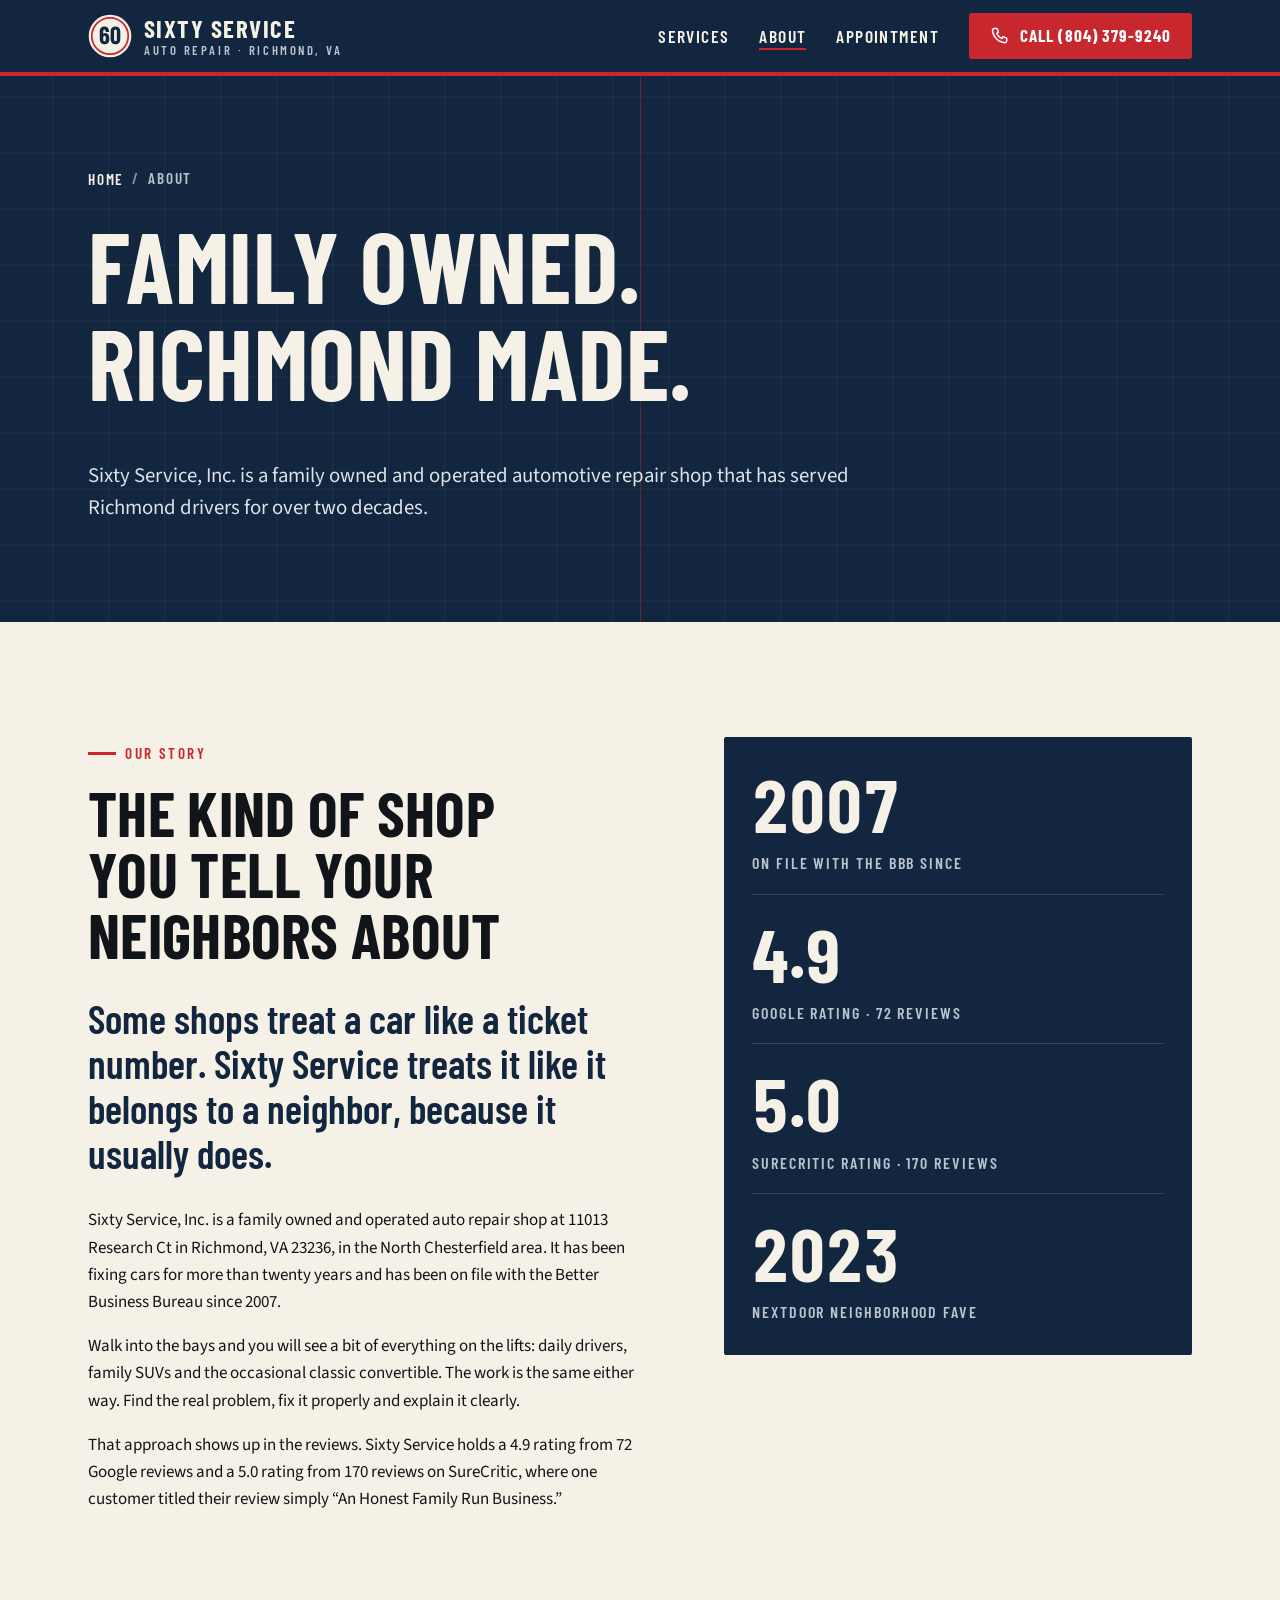
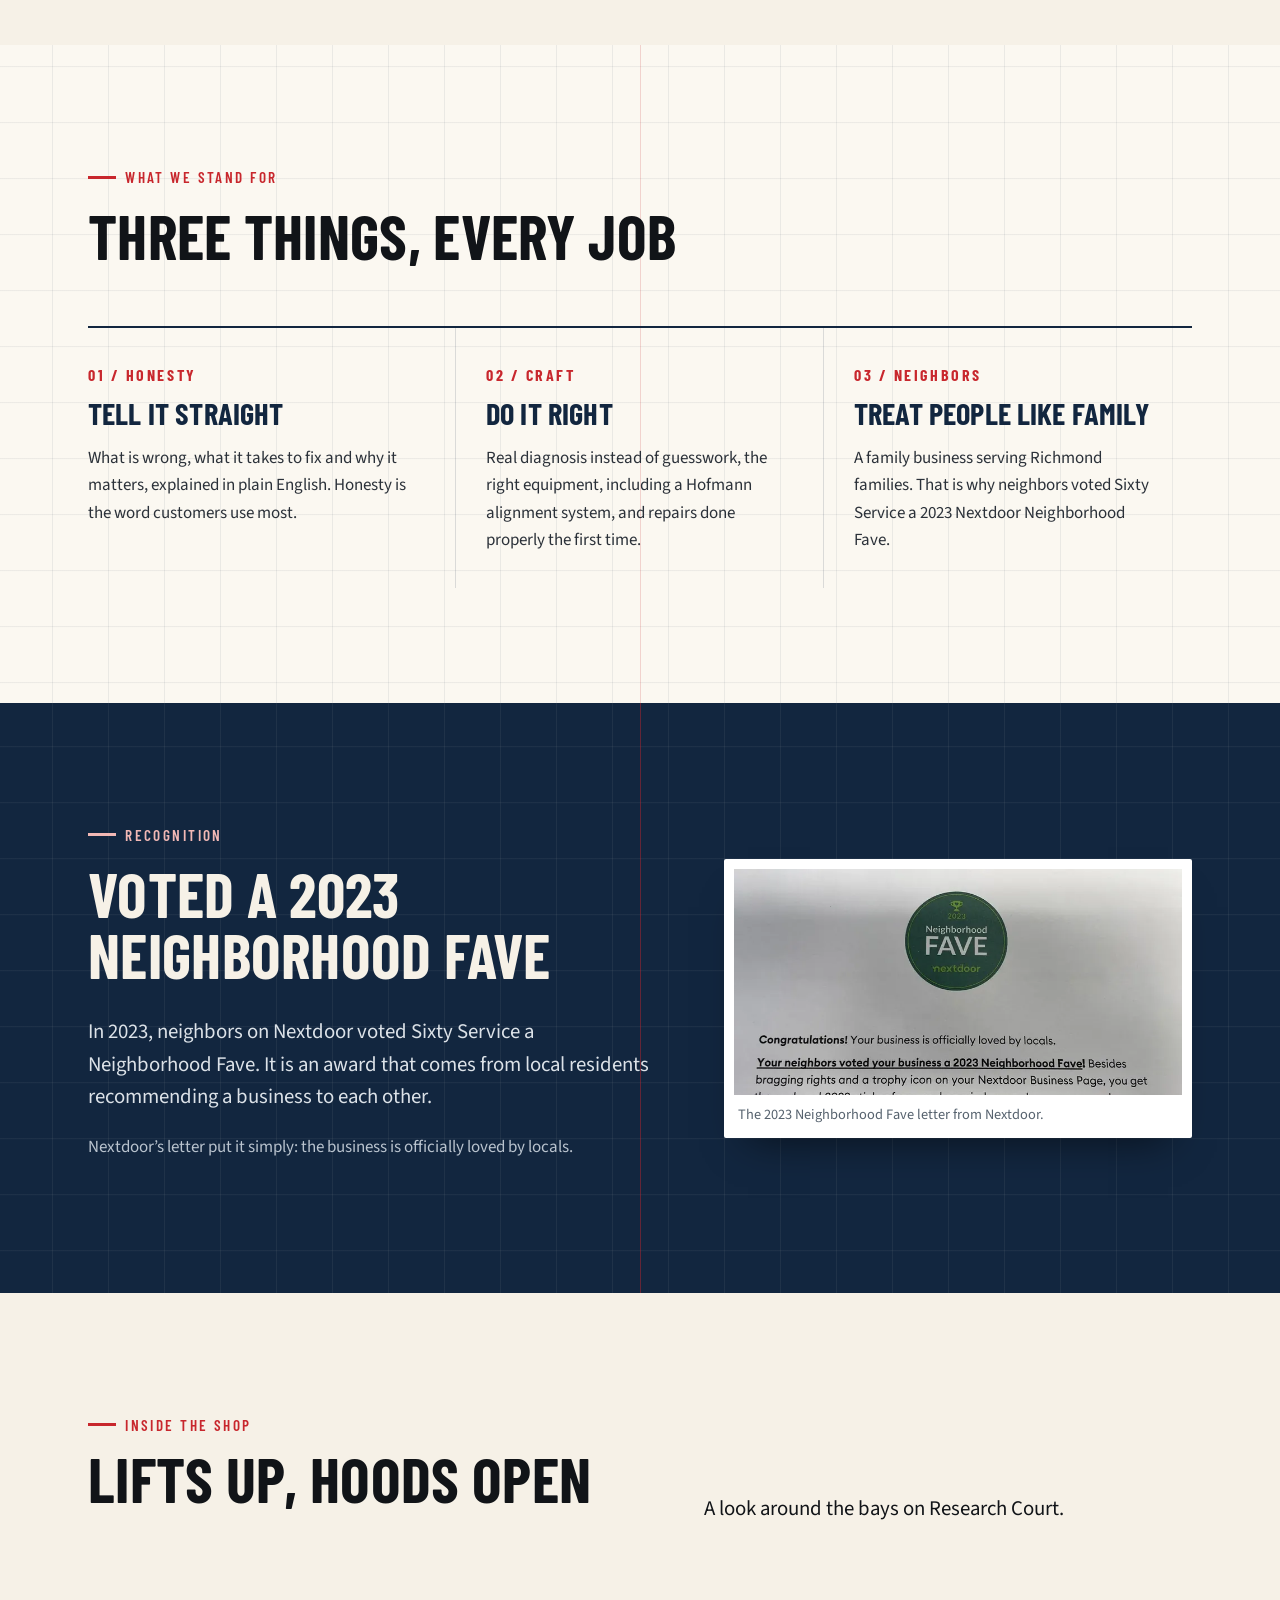
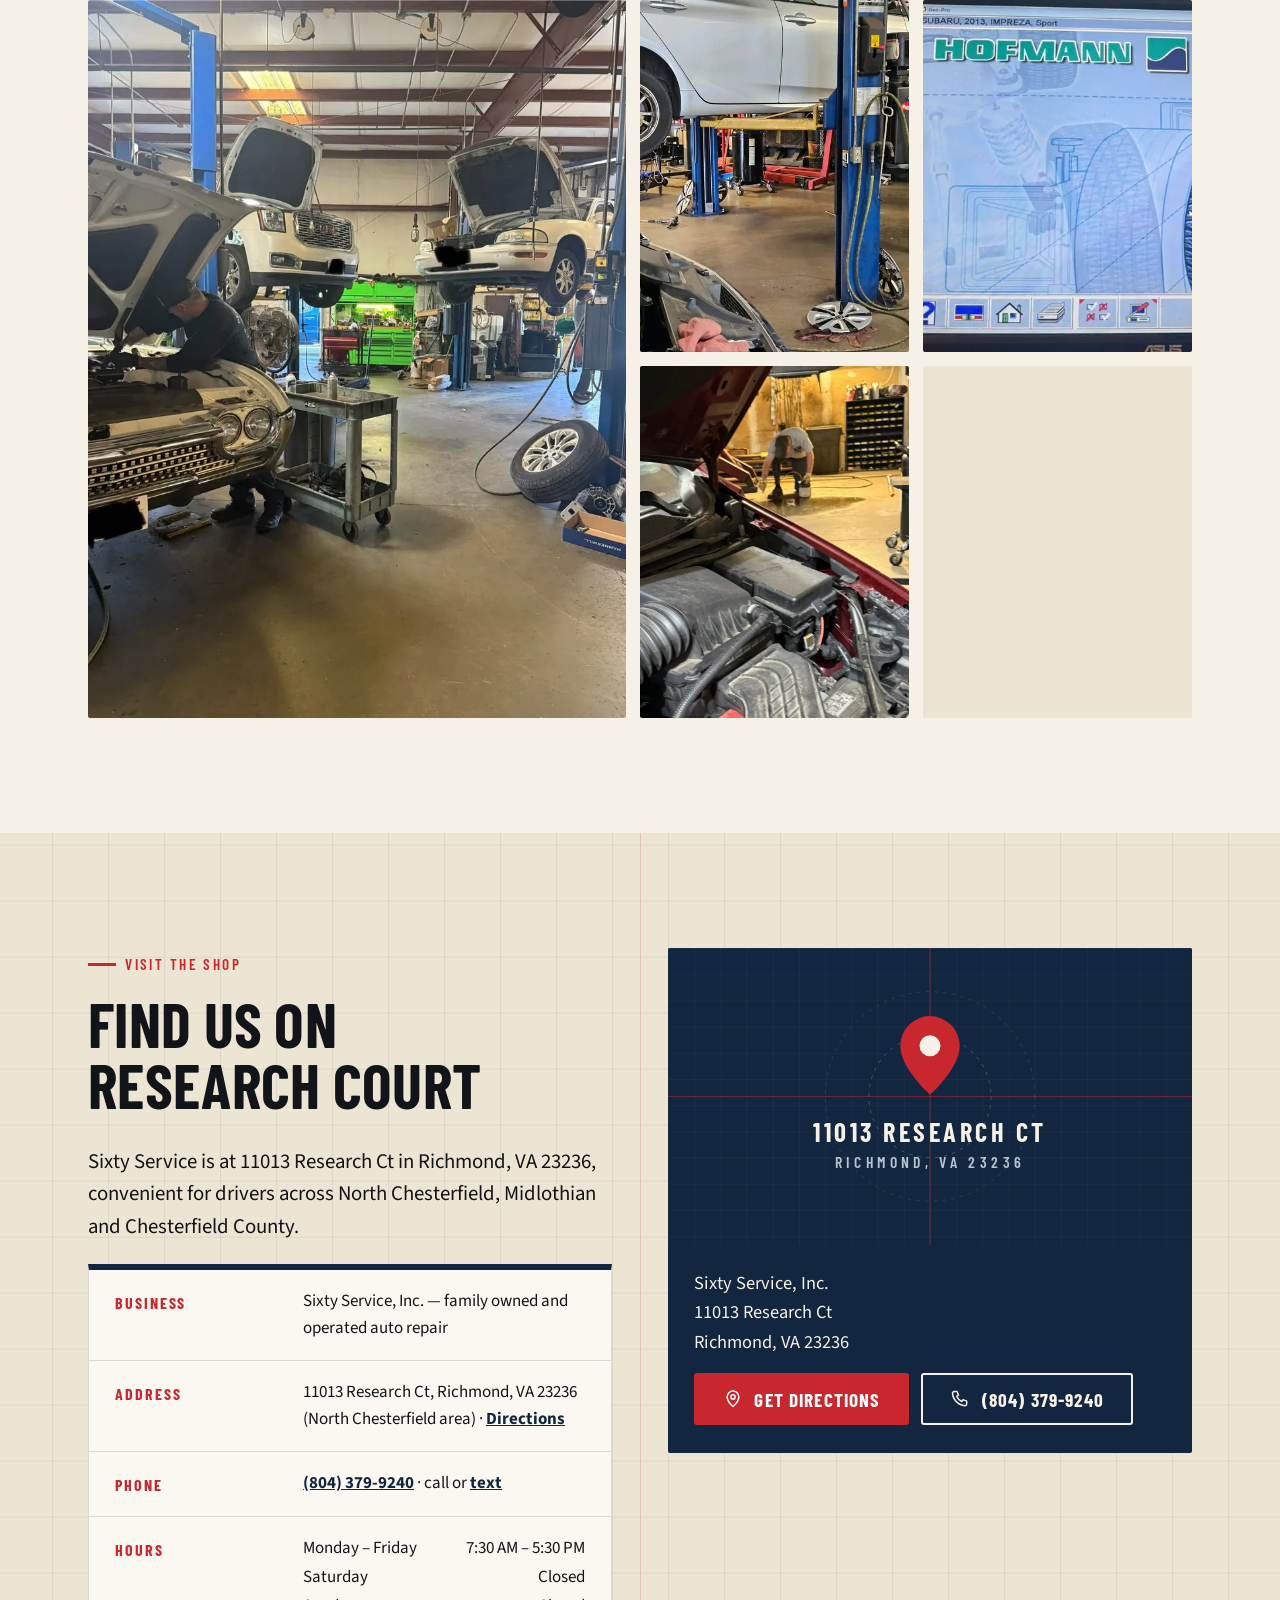
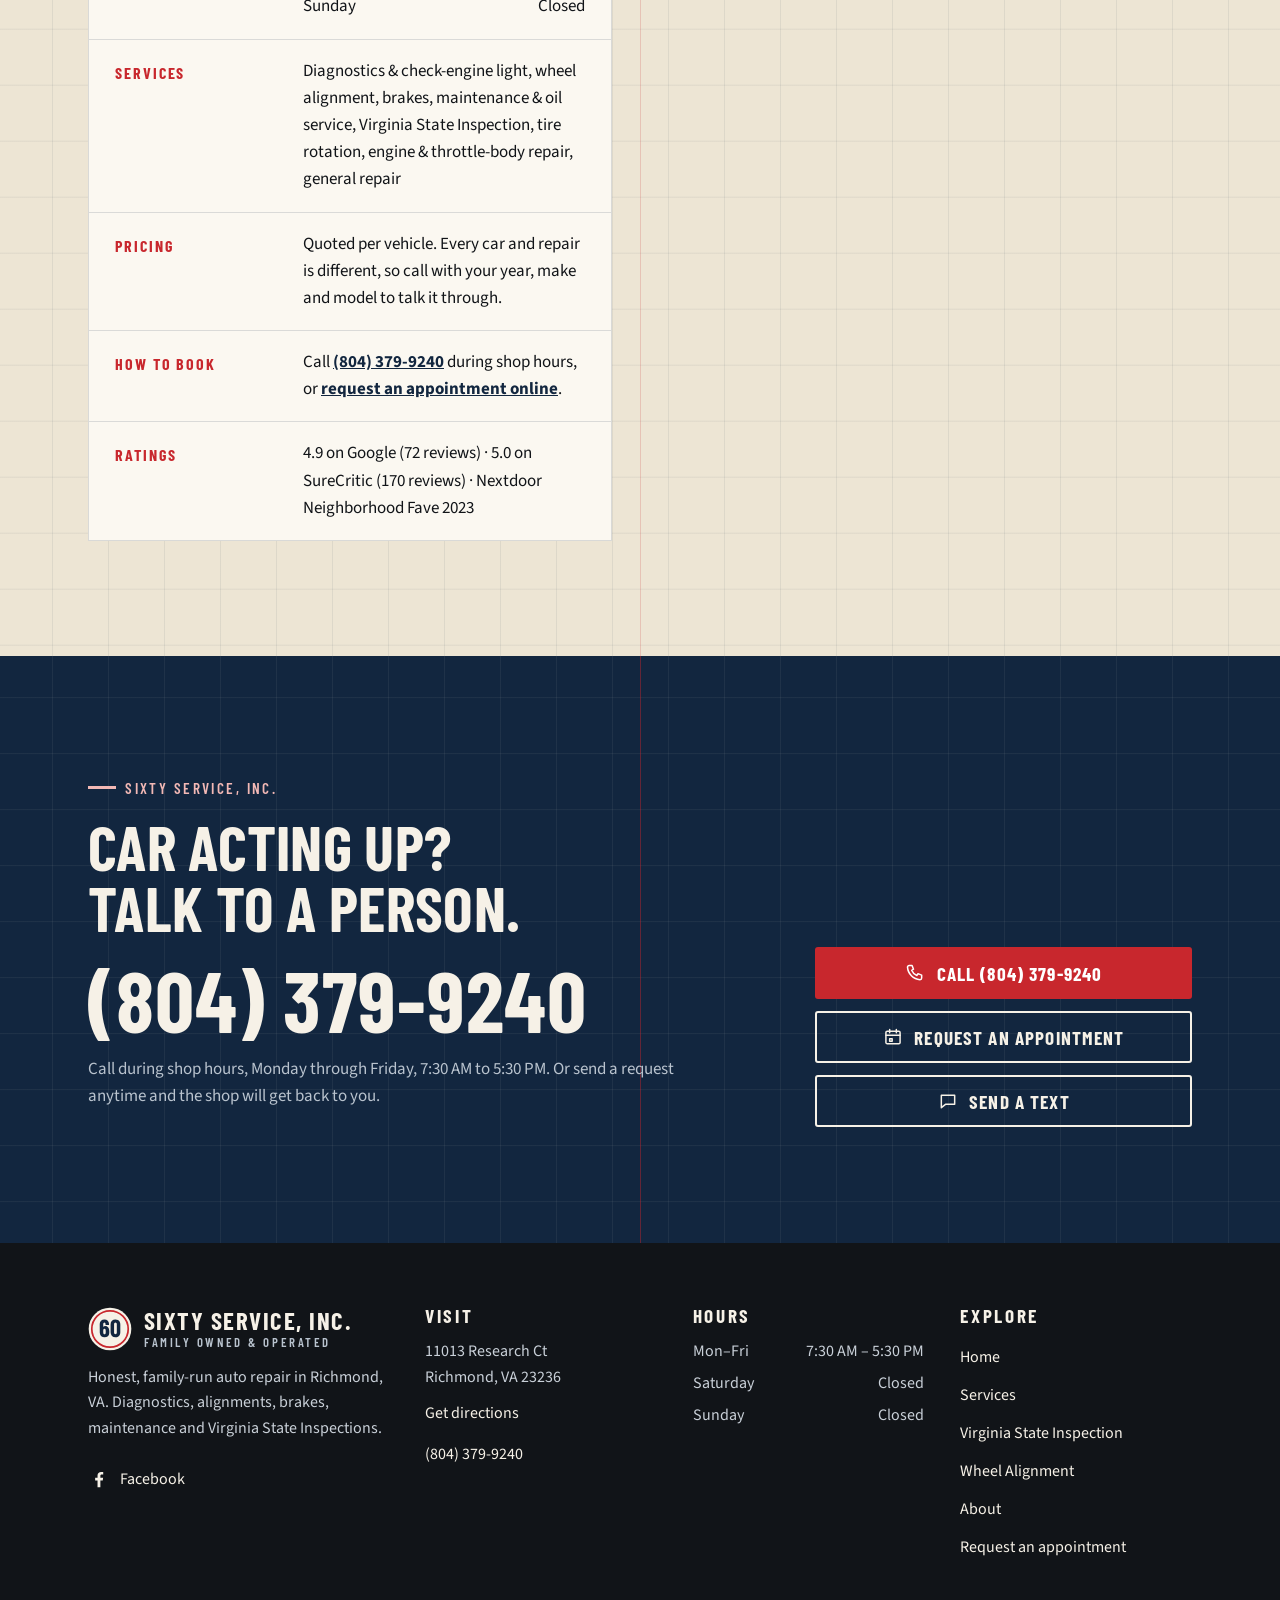
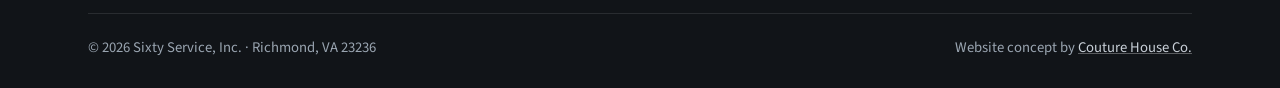
<file: about.html>
<!doctype html>
<html lang="en" class="no-js">
<head>
<meta charset="utf-8">
<meta name="viewport" content="width=device-width, initial-scale=1, viewport-fit=cover">
<title>About Our Family-Run Auto Shop | Richmond, VA</title>
<meta name="description" content="Sixty Service, Inc. is a family owned and operated auto repair shop serving Richmond, VA for over two decades. 2023 Nextdoor Neighborhood Fave.">
<link rel="canonical" href="https://sixty-service-auto-repair.netlify.app/about.html">
<meta name="theme-color" content="#12263F">
<meta name="robots" content="index, follow, max-image-preview:large">
<meta property="og:type" content="website">
<meta property="og:site_name" content="Sixty Service, Inc.">
<meta property="og:title" content="About Our Family-Run Auto Shop | Richmond, VA">
<meta property="og:description" content="Sixty Service, Inc. is a family owned and operated auto repair shop serving Richmond, VA for over two decades. 2023 Nextdoor Neighborhood Fave.">
<meta property="og:url" content="https://sixty-service-auto-repair.netlify.app/about.html">
<meta property="og:image" content="https://sixty-service-auto-repair.netlify.app/assets/img/og.jpg">
<meta property="og:image:width" content="1200">
<meta property="og:image:height" content="630">
<meta property="og:image:alt" content="Sixty Service, Inc. auto repair shop in Richmond, VA with a classic red convertible on a lift">
<meta property="og:locale" content="en_US">
<meta name="twitter:card" content="summary_large_image">
<meta name="twitter:title" content="About Our Family-Run Auto Shop | Richmond, VA">
<meta name="twitter:description" content="Sixty Service, Inc. is a family owned and operated auto repair shop serving Richmond, VA for over two decades. 2023 Nextdoor Neighborhood Fave.">
<meta name="twitter:image" content="https://sixty-service-auto-repair.netlify.app/assets/img/og.jpg">
<meta name="geo.region" content="US-VA">
<meta name="geo.placename" content="Richmond">
<script>document.documentElement.classList.replace('no-js','js');</script>
<link rel="preload" href="assets/fonts/barlow-condensed-latin-700-normal.woff2" as="font" type="font/woff2" crossorigin>
<link rel="preload" href="assets/fonts/source-sans-3-latin-wght-normal.woff2" as="font" type="font/woff2" crossorigin>

<link rel="stylesheet" href="assets/css/fonts.css?v=20260930b">
<link rel="stylesheet" href="assets/css/site.css?v=20260930b">
<link rel="icon" href="assets/img/favicon.svg" type="image/svg+xml">
<link rel="icon" href="assets/img/favicon-32.png" sizes="32x32" type="image/png">
<link rel="apple-touch-icon" href="assets/img/apple-touch-icon.png">
<link rel="manifest" href="site.webmanifest">
<script src="assets/js/site.js" defer></script>
<script type="application/ld+json">{"@context":"https://schema.org","@type":"AutoRepair","@id":"https://sixty-service-auto-repair.netlify.app/#business","name":"Sixty Service, Inc.","alternateName":"Sixty Service","description":"Family owned and operated automotive repair shop in Richmond, VA 23236 offering diagnostics, wheel alignments, brakes, maintenance, Virginia State Inspections, tire rotations and engine repair.","url":"https://sixty-service-auto-repair.netlify.app/","logo":"https://sixty-service-auto-repair.netlify.app/assets/img/icon-512.png","image":["https://sixty-service-auto-repair.netlify.app/assets/img/og.jpg","https://sixty-service-auto-repair.netlify.app/assets/img/classic-convertible-on-lift.webp","https://sixty-service-auto-repair.netlify.app/assets/img/service-bays-on-lifts.webp"],"telephone":"+1-804-379-9240","address":{"@type":"PostalAddress","streetAddress":"11013 Research Ct","addressLocality":"Richmond","addressRegion":"VA","postalCode":"23236","addressCountry":"US"},"openingHoursSpecification":[{"@type":"OpeningHoursSpecification","dayOfWeek":["Monday","Tuesday","Wednesday","Thursday","Friday"],"opens":"07:30","closes":"17:30"}],"areaServed":[{"@type":"City","name":"Richmond, VA"},{"@type":"Place","name":"North Chesterfield, VA"},{"@type":"Place","name":"Midlothian, VA"},{"@type":"AdministrativeArea","name":"Chesterfield County, VA"}],"sameAs":["https://www.facebook.com/sixtyservice/","https://www.surecritic.com/reviews/sixty-service-inc"],"award":"Nextdoor Neighborhood Fave 2023","hasOfferCatalog":{"@type":"OfferCatalog","name":"Auto repair services","itemListElement":[{"@type":"Offer","itemOffered":{"@type":"Service","name":"Diagnostics & Check-Engine Light","description":"Warning light on? The codes are only the starting point. The job is finding the actual cause, so the fix is the right one.","url":"https://sixty-service-auto-repair.netlify.app/services.html#diagnostics"}},{"@type":"Offer","itemOffered":{"@type":"Service","name":"Wheel Alignment","description":"Precision alignment on the shop's Hofmann alignment system, bringing your wheels back to specification.","url":"https://sixty-service-auto-repair.netlify.app/services.html#alignment"}},{"@type":"Offer","itemOffered":{"@type":"Service","name":"Brakes","description":"Inspection and repair of pads, rotors, calipers and the rest of the system that stops your car.","url":"https://sixty-service-auto-repair.netlify.app/services.html#brakes"}},{"@type":"Offer","itemOffered":{"@type":"Service","name":"Maintenance & Oil Service","description":"Oil service and scheduled maintenance that keep small issues from turning into big repairs.","url":"https://sixty-service-auto-repair.netlify.app/services.html#maintenance"}},{"@type":"Offer","itemOffered":{"@type":"Service","name":"Virginia State Inspection","description":"The annual Virginia safety inspection: brakes, lights, steering, tires and the rest of the state checklist.","url":"https://sixty-service-auto-repair.netlify.app/services.html#inspection"}},{"@type":"Offer","itemOffered":{"@type":"Service","name":"Tire Rotation","description":"Moving tires front to back so they wear evenly, grip consistently and last longer.","url":"https://sixty-service-auto-repair.netlify.app/services.html#tires"}},{"@type":"Offer","itemOffered":{"@type":"Service","name":"Engine & Throttle-Body Repair","description":"Carbon-choked throttle bodies, intake work and the engine repairs behind a rough idle.","url":"https://sixty-service-auto-repair.netlify.app/services.html#engine"}},{"@type":"Offer","itemOffered":{"@type":"Service","name":"General Repair","description":"Leaks, cooling-system trouble, electrical faults and the everyday repairs in between.","url":"https://sixty-service-auto-repair.netlify.app/services.html#repair"}}]}}</script>
<script type="application/ld+json">{"@context":"https://schema.org","@type":"BreadcrumbList","itemListElement":[{"@type":"ListItem","position":1,"name":"Home","item":"https://sixty-service-auto-repair.netlify.app/"},{"@type":"ListItem","position":2,"name":"About","item":"https://sixty-service-auto-repair.netlify.app/about.html"}]}</script>
</head>
<body>
<a class="skip" href="#main">Skip to content</a>
<header class="site-header">
  <div class="wrap">
    <a class="brand" href="index.html" aria-label="Sixty Service, Inc. home"><svg class="brand-mark" viewBox="0 0 64 64" aria-hidden="true" focusable="false"><circle cx="32" cy="32" r="31" fill="#F6F1E7"/><circle cx="32" cy="32" r="26.5" fill="none" stroke="#C8272D" stroke-width="2.5"/><path transform="translate(15.93 43.74) scale(0.036)" fill="#12263F" d="M417 -218Q417 -196 415 -158Q412 -79 361.0 -35.5Q310 8 225 8Q145 8 95.5 -32.0Q46 -72 37 -151Q33 -172 33 -206L31 -529Q31 -611 83.5 -659.5Q136 -708 223 -708Q304 -708 355.5 -659.0Q407 -610 407 -529V-499Q407 -494 403.5 -490.5Q400 -487 395 -487H278Q273 -487 269.5 -490.5Q266 -494 266 -499V-521Q266 -548 253.0 -566.0Q240 -584 223 -584Q201 -584 187.0 -566.5Q173 -549 173 -521V-420Q173 -417 175.0 -416.5Q177 -416 179 -418Q212 -446 254 -446Q324 -446 366.5 -400.0Q409 -354 413 -277Q417 -253 417 -218ZM274 -228Q274 -255 270 -290Q267 -313 255.0 -326.0Q243 -339 224 -339Q204 -339 191.5 -325.5Q179 -312 176 -288Q173 -249 173 -228Q173 -204 176 -166Q179 -140 191.5 -126.0Q204 -112 224 -112Q244 -112 256.5 -127.0Q269 -142 272 -169Q274 -217 274 -228ZM470 -191V-509Q470 -600 524.0 -655.5Q578 -711 666 -711Q724 -711 769.0 -686.0Q814 -661 838.5 -615.0Q863 -569 863 -509V-191Q863 -131 838.5 -85.0Q814 -39 769.0 -14.0Q724 11 666 11Q578 11 524.0 -44.5Q470 -100 470 -191ZM722 -183V-517Q722 -550 706.5 -570.0Q691 -590 666 -590Q641 -590 626.0 -570.0Q611 -550 611 -517V-183Q611 -150 626.0 -130.0Q641 -110 666 -110Q691 -110 706.5 -130.0Q722 -150 722 -183Z"/></svg><span class="brand-word"><b>Sixty Service</b><small>Auto Repair &middot; Richmond, VA</small></span></a>
    <nav class="nav" aria-label="Main">
      <button class="menu-btn" type="button" aria-expanded="false" aria-controls="nav-panel"><span class="bars" aria-hidden="true"><span></span><span></span><span></span></span><span class="menu-label">Menu</span></button>
      <div class="nav-panel" id="nav-panel">
        <ul class="nav-list"><li><a href="services.html">Services</a></li><li><a href="about.html" aria-current="page">About</a></li><li><a href="appointment.html">Appointment</a></li></ul>
        <a class="btn btn-red" href="tel:+18043799240"><svg viewBox="0 0 24 24" aria-hidden="true" focusable="false" fill="none" stroke="currentColor" stroke-width="1.8" stroke-linecap="round" stroke-linejoin="round"><path d="M5 3h3.5l1.7 4.4-2.2 1.4a11 11 0 0 0 6.2 6.2l1.4-2.2L20 14.5V18a2 2 0 0 1-2 2A16 16 0 0 1 3 5a2 2 0 0 1 2-2z"/></svg>Call (804) 379-9240</a>
        <p class="nav-meta">11013 Research Ct, Richmond, VA 23236<br>Mon&ndash;Fri 7:30 AM &ndash; 5:30 PM</p>
      </div>
    </nav>
  </div>
</header>

<main id="main">
<section class="page-hero on-dark grid-bg">
  <div class="wrap">
    <ol class="crumbs"><li><a href="index.html">Home</a></li><li aria-current="page">About</li></ol>
    <h1>Family owned. Richmond made.</h1>
    <p class="lead">Sixty Service, Inc. is a family owned and operated automotive repair shop that has served Richmond drivers for over two decades.</p>
    
  </div>
</section>


<section class="section" aria-labelledby="story-title">
  <div class="wrap story">
    <div class="reveal">
      <p class="eyebrow">Our story</p>
      <h2 id="story-title">The kind of shop you tell your neighbors about</h2>
      <p class="story-lede">Some shops treat a car like a ticket number. Sixty Service treats it like it belongs to a neighbor, because it usually does.</p>
      <p>Sixty Service, Inc. is a family owned and operated auto repair shop at 11013 Research Ct in Richmond, VA 23236, in the North Chesterfield area. It has been fixing cars for more than twenty years and has been on file with the Better Business Bureau since 2007.</p>
      <p>Walk into the bays and you will see a bit of everything on the lifts: daily drivers, family SUVs and the occasional classic convertible. The work is the same either way. Find the real problem, fix it properly and explain it clearly.</p>
      <p>That approach shows up in the reviews. Sixty Service holds a 4.9 rating from 72 Google reviews and a 5.0 rating from 170 reviews on SureCritic, where one customer titled their review simply &ldquo;An Honest Family Run Business.&rdquo;</p>
    </div>
    <aside class="ledger reveal d1" aria-label="Sixty Service by the numbers">
      <div><span class="odo" data-value="2007">2007</span><small>On file with the BBB since</small></div>
      <div><span class="odo" data-value="4.9">4.9</span><small>Google rating &middot; 72 reviews</small></div>
      <div><span class="odo" data-value="5.0">5.0</span><small>SureCritic rating &middot; 170 reviews</small></div>
      <div><span class="odo" data-value="2023">2023</span><small>Nextdoor Neighborhood Fave</small></div>
    </aside>
  </div>
</section>

<section class="section grid-bg" style="background:var(--paper)" aria-labelledby="values-title">
  <div class="wrap">
    <div class="section-head"><p class="eyebrow">What we stand for</p><h2 id="values-title">Three things, every job</h2></div>
    <ul class="values">
      <li class="reveal"><span class="v-num">01 / Honesty</span><h3>Tell it straight</h3><p>What is wrong, what it takes to fix and why it matters, explained in plain English. Honesty is the word customers use most.</p></li>
      <li class="reveal d1"><span class="v-num">02 / Craft</span><h3>Do it right</h3><p>Real diagnosis instead of guesswork, the right equipment, including a Hofmann alignment system, and repairs done properly the first time.</p></li>
      <li class="reveal d2"><span class="v-num">03 / Neighbors</span><h3>Treat people like family</h3><p>A family business serving Richmond families. That is why neighbors voted Sixty Service a 2023 Nextdoor Neighborhood Fave.</p></li>
    </ul>
  </div>
</section>

<section class="section on-dark grid-bg" aria-labelledby="award-title">
  <div class="wrap award">
    <div class="reveal">
      <p class="eyebrow">Recognition</p>
      <h2 id="award-title">Voted a 2023 Neighborhood Fave</h2>
      <p class="lead" style="color:#DCE2E8">In 2023, neighbors on Nextdoor voted Sixty Service a Neighborhood Fave. It is an award that comes from local residents recommending a business to each other.</p>
      <p class="muted">Nextdoor&rsquo;s letter put it simply: the business is officially loved by locals.</p>
    </div>
    <figure class="reveal d1"><img src="assets/img/nextdoor-neighborhood-fave-2023.webp" srcset="assets/img/nextdoor-neighborhood-fave-2023-800.webp 800w, assets/img/nextdoor-neighborhood-fave-2023.webp 1600w" sizes="(min-width: 980px) 40vw, 100vw" width="1600" height="809" alt="Nextdoor letter congratulating Sixty Service on being voted a 2023 Neighborhood Fave by neighbors" loading="lazy" decoding="async"><figcaption>The 2023 Neighborhood Fave letter from Nextdoor.</figcaption></figure>
  </div>
</section>

<section class="section" aria-labelledby="inside-title">
  <div class="wrap">
    <div class="section-head split"><div><p class="eyebrow">Inside the shop</p><h2 id="inside-title">Lifts up, hoods open</h2></div><p class="lead">A look around the bays on Research Court.</p></div>
    <div class="gallery">
      <figure class="g-wide reveal"><img src="assets/img/service-bays-on-lifts.webp" srcset="assets/img/service-bays-on-lifts-800.webp 800w, assets/img/service-bays-on-lifts.webp 1350w" sizes="(min-width: 900px) 50vw, 100vw" width="1350" height="1800" alt="Vehicles on lifts across the Sixty Service repair bays, with a technician working on a classic car in front" loading="lazy" decoding="async"></figure>
      <figure class="reveal d1"><img src="assets/img/wheel-service-two-lifts.webp" srcset="assets/img/wheel-service-two-lifts-800.webp 800w, assets/img/wheel-service-two-lifts.webp 1600w" sizes="(min-width: 900px) 25vw, 50vw" width="1600" height="1200" alt="Two cars on lifts with wheels off for service" loading="lazy" decoding="async"></figure>
      <figure class="reveal d2"><img src="assets/img/hofmann-alignment-console.webp" srcset="assets/img/hofmann-alignment-console-800.webp 800w, assets/img/hofmann-alignment-console.webp 1350w" sizes="(min-width: 900px) 25vw, 50vw" width="1350" height="846" alt="Hofmann wheel alignment software on the shop monitor" loading="lazy" decoding="async"></figure>
      <figure class="reveal d1"><img src="assets/img/open-hood-engine-bay.webp" srcset="assets/img/open-hood-engine-bay-800.webp 800w, assets/img/open-hood-engine-bay.webp 1350w" sizes="(min-width: 900px) 25vw, 50vw" width="1350" height="1800" alt="An open hood revealing the engine bay of a red car in the shop" loading="lazy" decoding="async"></figure>
      <figure class="reveal d2"><img src="assets/img/throttle-body-removed.webp" srcset="assets/img/throttle-body-removed-800.webp 800w, assets/img/throttle-body-removed.webp 1350w" sizes="(min-width: 900px) 25vw, 50vw" width="1350" height="1800" alt="A carbon-coated throttle body removed during engine repair" loading="lazy" decoding="async"></figure>
    </div>
  </div>
</section>

<section class="section grid-bg" style="background:var(--cream-2)" aria-labelledby="visit-title">
  <div class="wrap visit">
    <div class="reveal">
      <p class="eyebrow">Visit the shop</p>
      <h2 id="visit-title">Find us on Research Court</h2>
      <p class="lead">Sixty Service is at 11013 Research Ct in Richmond, VA 23236, convenient for drivers across North Chesterfield, Midlothian and Chesterfield County.</p>
      <dl class="facts">
  <div><dt>Business</dt><dd>Sixty Service, Inc. &mdash; family owned and operated auto repair</dd></div>
  <div><dt>Address</dt><dd>11013 Research Ct, Richmond, VA 23236 (North Chesterfield area) &middot; <a href="https://www.google.com/maps/dir/?api=1&destination=11013+Research+Ct%2C+Richmond%2C+VA+23236" rel="noopener" target="_blank">Directions<span class="sr-only"> (opens in a new tab)</span></a></dd></div>
  <div><dt>Phone</dt><dd><a href="tel:+18043799240">(804) 379-9240</a> &middot; call or <a href="sms:+18043799240">text</a></dd></div>
  <div><dt>Hours</dt><dd><ul class="hours"><li><span>Monday &ndash; Friday</span><span>7:30 AM &ndash; 5:30 PM</span></li><li><span>Saturday</span><span>Closed</span></li><li><span>Sunday</span><span>Closed</span></li></ul></dd></div>
  <div><dt>Services</dt><dd>Diagnostics &amp; check-engine light, wheel alignment, brakes, maintenance &amp; oil service, Virginia State Inspection, tire rotation, engine &amp; throttle-body repair, general repair</dd></div>
  <div><dt>Pricing</dt><dd>Quoted per vehicle. Every car and repair is different, so call with your year, make and model to talk it through.</dd></div>
  <div><dt>How to book</dt><dd>Call <a href="tel:+18043799240">(804) 379-9240</a> during shop hours, or <a href="appointment.html">request an appointment online</a>.</dd></div>
  <div><dt>Ratings</dt><dd>4.9 on Google (72 reviews) &middot; 5.0 on SureCritic (170 reviews) &middot; Nextdoor Neighborhood Fave 2023</dd></div>
</dl>
    </div>
    <div class="mapcard on-dark reveal d1">
      <svg viewBox="0 0 600 340" role="img" aria-label="Illustration of a location pin on an alignment grid for 11013 Research Court">
        <defs><pattern id="g" width="30" height="30" patternUnits="userSpaceOnUse"><path d="M30 0H0V30" fill="none" stroke="#F6F1E7" stroke-opacity=".08"/></pattern></defs>
        <rect width="600" height="340" fill="#12263F"/><rect width="600" height="340" fill="url(#g)"/>
        <line x1="300" y1="0" x2="300" y2="340" stroke="#C8272D" stroke-opacity=".6"/><line x1="0" y1="170" x2="600" y2="170" stroke="#C8272D" stroke-opacity=".6"/>
        <circle cx="300" cy="170" r="70" fill="none" stroke="#F6F1E7" stroke-opacity=".25" stroke-dasharray="4 6"/>
        <circle cx="300" cy="170" r="120" fill="none" stroke="#F6F1E7" stroke-opacity=".12" stroke-dasharray="4 6"/>
        <path d="M300 180s-34-30-34-56a34 34 0 0 1 68 0c0 26-34 56-34 56z" fill="#C8272D" transform="translate(0 -12)"/>
        <circle cx="300" cy="112" r="12" fill="#F6F1E7"/>
        <text x="300" y="222" text-anchor="middle" font-family="Barlow Condensed, Arial Narrow, sans-serif" font-weight="700" font-size="30" letter-spacing="4" fill="#F6F1E7">11013 RESEARCH CT</text>
        <text x="300" y="252" text-anchor="middle" font-family="Barlow Condensed, Arial Narrow, sans-serif" font-weight="600" font-size="18" letter-spacing="5" fill="#B9C3CE">RICHMOND, VA 23236</text>
      </svg>
      <div class="mc-body">
        <address>Sixty Service, Inc.<br>11013 Research Ct<br>Richmond, VA 23236</address>
        <div class="btn-row"><a class="btn btn-red" href="https://www.google.com/maps/dir/?api=1&destination=11013+Research+Ct%2C+Richmond%2C+VA+23236" rel="noopener" target="_blank"><svg viewBox="0 0 24 24" aria-hidden="true" focusable="false" fill="none" stroke="currentColor" stroke-width="1.8" stroke-linecap="round" stroke-linejoin="round"><path d="M12 21s-7-6.2-7-11.5a7 7 0 0 1 14 0C19 14.8 12 21 12 21z"/><circle cx="12" cy="9.5" r="2.5"/></svg>Get directions<span class="sr-only"> (opens in a new tab)</span></a><a class="btn btn-ghost" href="tel:+18043799240"><svg viewBox="0 0 24 24" aria-hidden="true" focusable="false" fill="none" stroke="currentColor" stroke-width="1.8" stroke-linecap="round" stroke-linejoin="round"><path d="M5 3h3.5l1.7 4.4-2.2 1.4a11 11 0 0 0 6.2 6.2l1.4-2.2L20 14.5V18a2 2 0 0 1-2 2A16 16 0 0 1 3 5a2 2 0 0 1 2-2z"/></svg>(804) 379-9240</a></div>
      </div>
    </div>
  </div>
</section>
<section class="cta-band on-dark grid-bg" aria-labelledby="cta-title">
  <div class="wrap cta-inner">
    <div class="reveal">
      <p class="eyebrow">Sixty Service, Inc.</p>
      <h2 id="cta-title">Car acting up? Talk to a person.</h2>
      <a class="cta-phone" href="tel:+18043799240">(804) 379-9240</a>
      <p class="muted" style="margin-top:14px;max-width:36em">Call during shop hours, Monday through Friday, 7:30 AM to 5:30 PM. Or send a request anytime and the shop will get back to you.</p>
    </div>
    <div class="cta-side reveal d1">
      <a class="btn btn-red" href="tel:+18043799240"><svg viewBox="0 0 24 24" aria-hidden="true" focusable="false" fill="none" stroke="currentColor" stroke-width="1.8" stroke-linecap="round" stroke-linejoin="round"><path d="M5 3h3.5l1.7 4.4-2.2 1.4a11 11 0 0 0 6.2 6.2l1.4-2.2L20 14.5V18a2 2 0 0 1-2 2A16 16 0 0 1 3 5a2 2 0 0 1 2-2z"/></svg>Call (804) 379-9240</a>
      <a class="btn btn-ghost" href="appointment.html"><svg viewBox="0 0 24 24" aria-hidden="true" focusable="false" fill="none" stroke="currentColor" stroke-width="1.8" stroke-linecap="round" stroke-linejoin="round"><rect x="3.5" y="5" width="17" height="15" rx="1.5"/><path d="M3.5 10h17M8 3v4M16 3v4M8 14h3v3H8z"/></svg>Request an appointment</a>
      <a class="btn btn-ghost" href="sms:+18043799240"><svg viewBox="0 0 24 24" aria-hidden="true" focusable="false" fill="none" stroke="currentColor" stroke-width="1.8" stroke-linecap="round" stroke-linejoin="round"><path d="M4 5h16v11H9l-5 4z"/></svg>Send a text</a>
    </div>
  </div>
</section>

</main>
<footer class="site-footer">
  <div class="wrap">
    <div class="foot-grid">
      <div class="foot-brand">
        <a class="brand" href="index.html" aria-label="Sixty Service, Inc. home"><svg class="brand-mark" viewBox="0 0 64 64" aria-hidden="true" focusable="false"><circle cx="32" cy="32" r="31" fill="#F6F1E7"/><circle cx="32" cy="32" r="26.5" fill="none" stroke="#C8272D" stroke-width="2.5"/><path transform="translate(15.93 43.74) scale(0.036)" fill="#12263F" d="M417 -218Q417 -196 415 -158Q412 -79 361.0 -35.5Q310 8 225 8Q145 8 95.5 -32.0Q46 -72 37 -151Q33 -172 33 -206L31 -529Q31 -611 83.5 -659.5Q136 -708 223 -708Q304 -708 355.5 -659.0Q407 -610 407 -529V-499Q407 -494 403.5 -490.5Q400 -487 395 -487H278Q273 -487 269.5 -490.5Q266 -494 266 -499V-521Q266 -548 253.0 -566.0Q240 -584 223 -584Q201 -584 187.0 -566.5Q173 -549 173 -521V-420Q173 -417 175.0 -416.5Q177 -416 179 -418Q212 -446 254 -446Q324 -446 366.5 -400.0Q409 -354 413 -277Q417 -253 417 -218ZM274 -228Q274 -255 270 -290Q267 -313 255.0 -326.0Q243 -339 224 -339Q204 -339 191.5 -325.5Q179 -312 176 -288Q173 -249 173 -228Q173 -204 176 -166Q179 -140 191.5 -126.0Q204 -112 224 -112Q244 -112 256.5 -127.0Q269 -142 272 -169Q274 -217 274 -228ZM470 -191V-509Q470 -600 524.0 -655.5Q578 -711 666 -711Q724 -711 769.0 -686.0Q814 -661 838.5 -615.0Q863 -569 863 -509V-191Q863 -131 838.5 -85.0Q814 -39 769.0 -14.0Q724 11 666 11Q578 11 524.0 -44.5Q470 -100 470 -191ZM722 -183V-517Q722 -550 706.5 -570.0Q691 -590 666 -590Q641 -590 626.0 -570.0Q611 -550 611 -517V-183Q611 -150 626.0 -130.0Q641 -110 666 -110Q691 -110 706.5 -130.0Q722 -150 722 -183Z"/></svg><span class="brand-word"><b>Sixty Service, Inc.</b><small>Family owned &amp; operated</small></span></a>
        <p>Honest, family-run auto repair in Richmond, VA. Diagnostics, alignments, brakes, maintenance and Virginia State Inspections.</p>
        <a class="social" href="https://www.facebook.com/sixtyservice/" rel="noopener" target="_blank"><svg viewBox="0 0 24 24" aria-hidden="true" focusable="false" fill="currentColor"><path d="M13.5 21v-7.5h2.6l.4-3h-3V8.6c0-.9.3-1.5 1.5-1.5h1.6V4.4c-.3 0-1.2-.1-2.3-.1-2.3 0-3.9 1.4-3.9 4v2.2H7.8v3h2.6V21z"/></svg><span>Facebook<span class="sr-only"> (opens in a new tab)</span></span></a>
      </div>
      <div>
        <h2>Visit</h2>
        <address style="font-style:normal">11013 Research Ct<br>Richmond, VA 23236</address>
        <p style="margin-top:10px"><a href="https://www.google.com/maps/dir/?api=1&destination=11013+Research+Ct%2C+Richmond%2C+VA+23236" rel="noopener" target="_blank">Get directions<span class="sr-only"> (opens in a new tab)</span></a></p>
        <p><a href="tel:+18043799240">(804) 379-9240</a></p>
      </div>
      <div>
        <h2>Hours</h2>
        <ul class="foot-links foot-hours" style="gap:6px">
          <li><span>Mon&ndash;Fri</span><span>7:30 AM &ndash; 5:30 PM</span></li>
          <li><span>Saturday</span><span>Closed</span></li>
          <li><span>Sunday</span><span>Closed</span></li>
        </ul>
      </div>
      <div>
        <h2>Explore</h2>
        <ul class="foot-links">
          <li><a href="index.html">Home</a></li>
          <li><a href="services.html">Services</a></li>
          <li><a href="services.html#inspection">Virginia State Inspection</a></li>
          <li><a href="services.html#alignment">Wheel Alignment</a></li>
          <li><a href="about.html">About</a></li>
          <li><a href="appointment.html">Request an appointment</a></li>
        </ul>
      </div>
    </div>
    <div class="foot-bottom">
      <span>&copy; <span data-year>2026</span> Sixty Service, Inc. &middot; Richmond, VA 23236</span>
      <span>Website concept by <a href="https://couturehouse.co" rel="noopener">Couture House Co.</a></span>
    </div>
  </div>
</footer>
<div class="callbar" aria-label="Quick contact">
  <a class="btn btn-red" href="tel:+18043799240"><svg viewBox="0 0 24 24" aria-hidden="true" focusable="false" fill="none" stroke="currentColor" stroke-width="1.8" stroke-linecap="round" stroke-linejoin="round"><path d="M5 3h3.5l1.7 4.4-2.2 1.4a11 11 0 0 0 6.2 6.2l1.4-2.2L20 14.5V18a2 2 0 0 1-2 2A16 16 0 0 1 3 5a2 2 0 0 1 2-2z"/></svg>Call now</a>
  <a class="btn btn-ghost" href="appointment.html"><svg viewBox="0 0 24 24" aria-hidden="true" focusable="false" fill="none" stroke="currentColor" stroke-width="1.8" stroke-linecap="round" stroke-linejoin="round"><rect x="3.5" y="5" width="17" height="15" rx="1.5"/><path d="M3.5 10h17M8 3v4M16 3v4M8 14h3v3H8z"/></svg>Appointment</a>
</div>
</body>
</html>
</file>
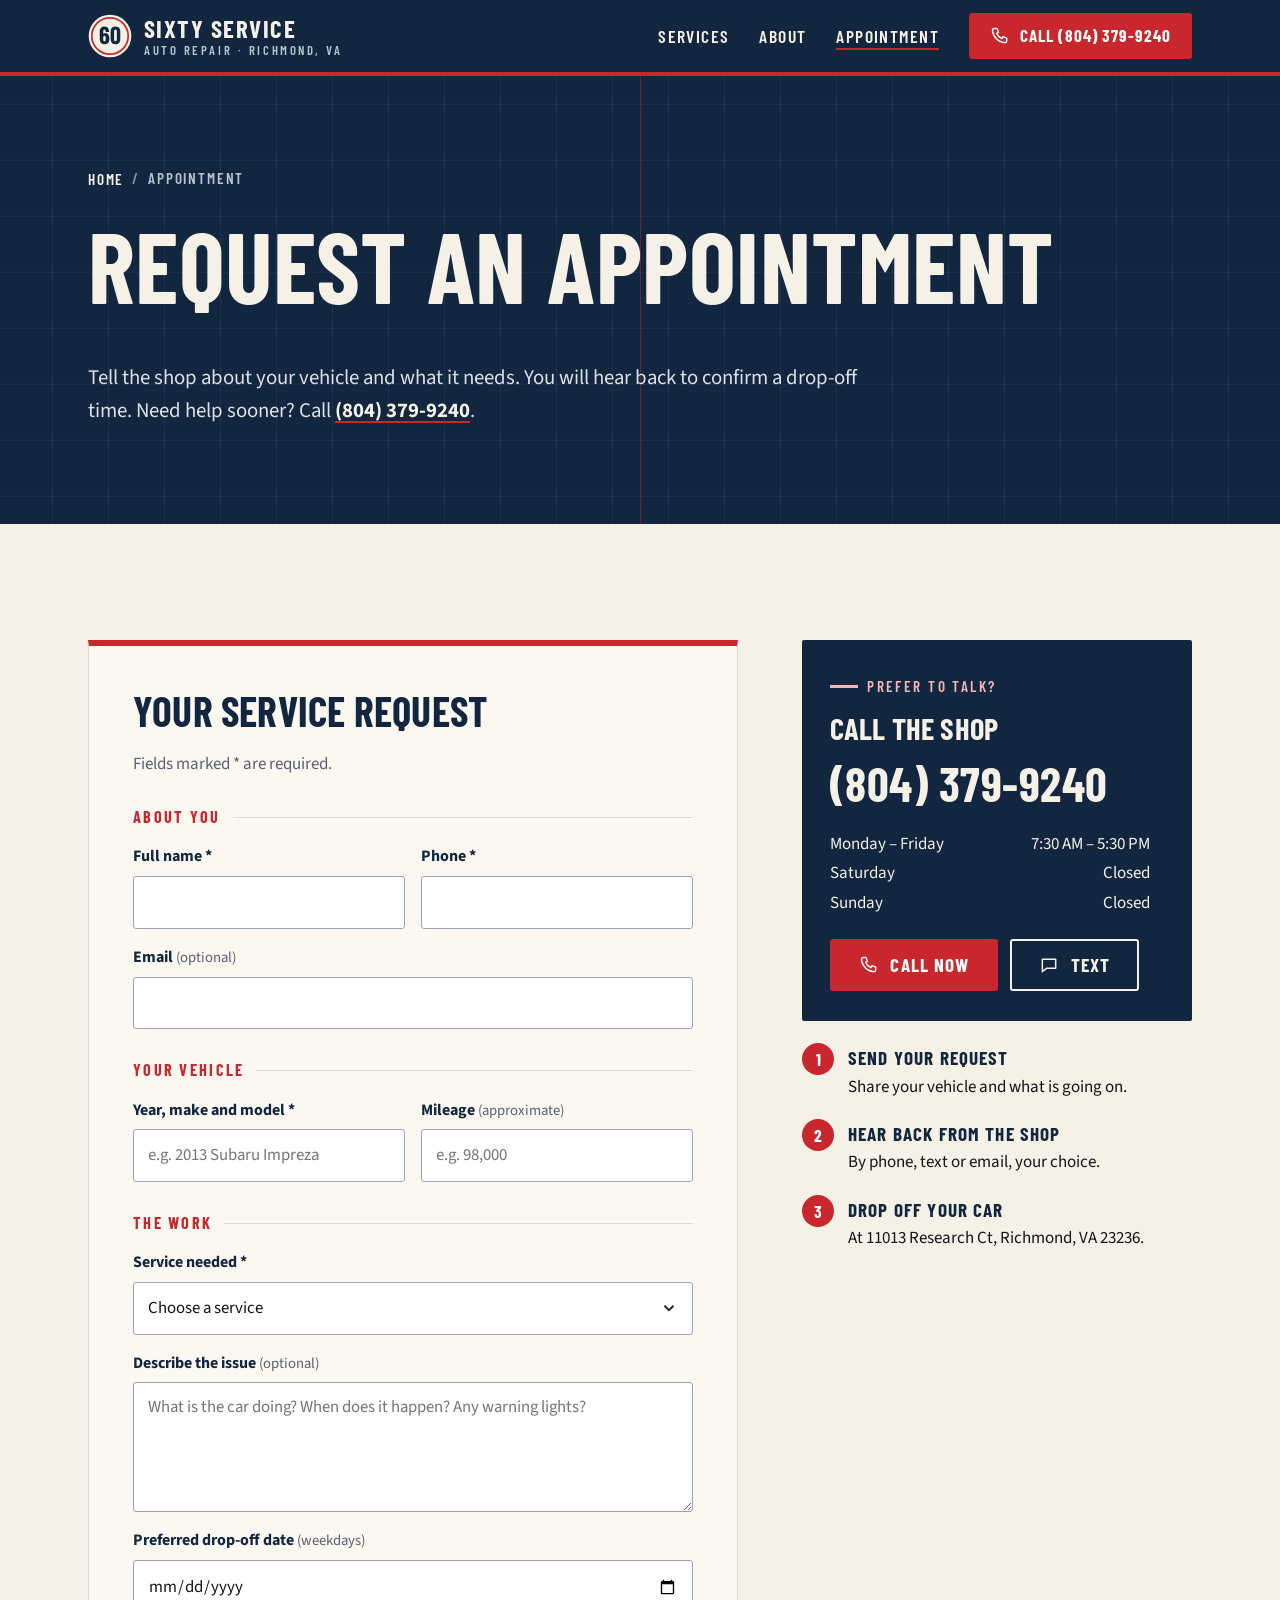
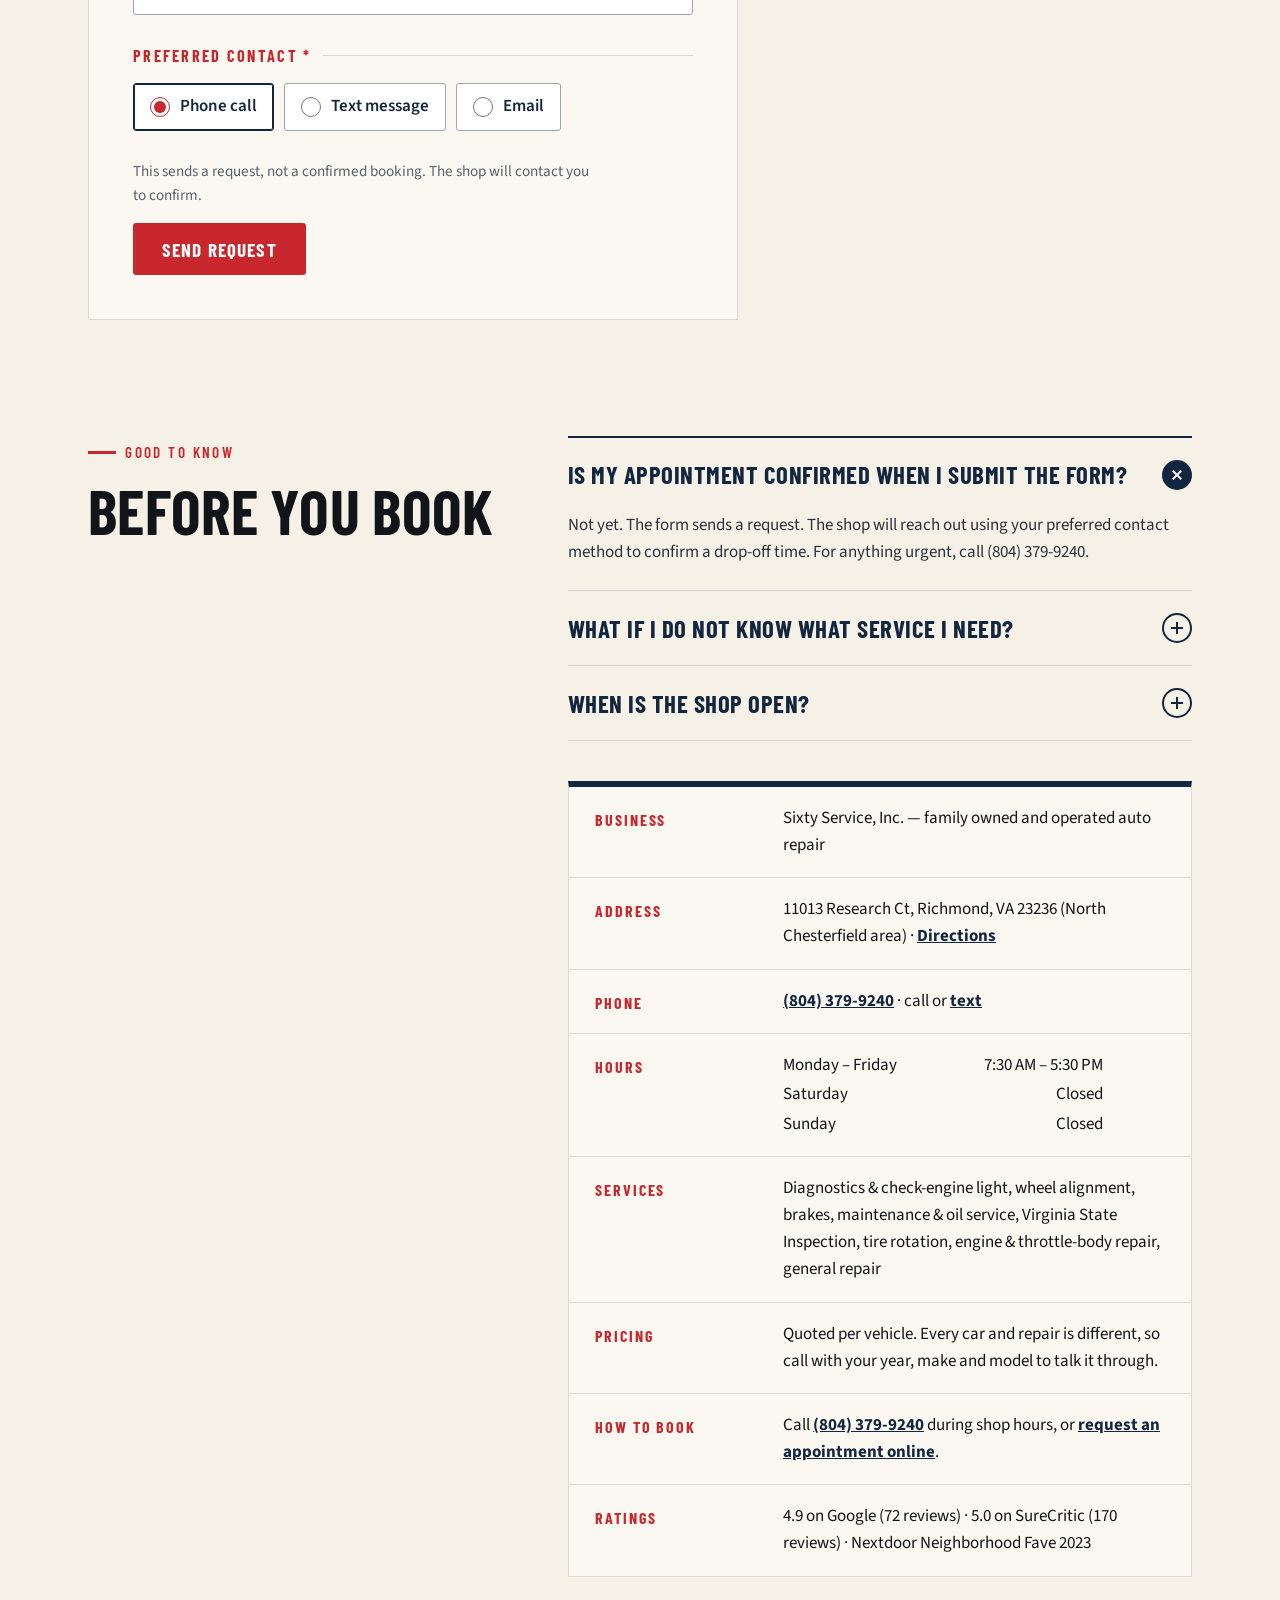
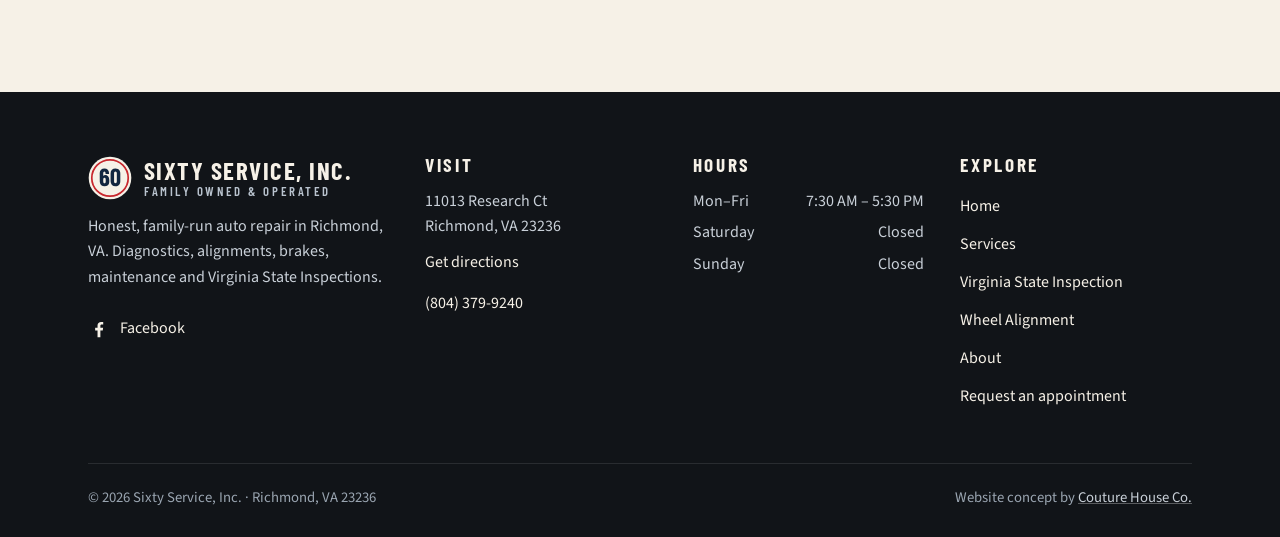
<file: appointment.html>
<!doctype html>
<html lang="en" class="no-js">
<head>
<meta charset="utf-8">
<meta name="viewport" content="width=device-width, initial-scale=1, viewport-fit=cover">
<title>Request an Auto Repair Appointment | Richmond, VA</title>
<meta name="description" content="Request an appointment at Sixty Service in Richmond, VA 23236 for diagnostics, alignment, brakes, maintenance or a VA inspection. Or call (804) 379-9240.">
<link rel="canonical" href="https://sixty-service-auto-repair.netlify.app/appointment.html">
<meta name="theme-color" content="#12263F">
<meta name="robots" content="index, follow, max-image-preview:large">
<meta property="og:type" content="website">
<meta property="og:site_name" content="Sixty Service, Inc.">
<meta property="og:title" content="Request an Auto Repair Appointment | Richmond, VA">
<meta property="og:description" content="Request an appointment at Sixty Service in Richmond, VA 23236 for diagnostics, alignment, brakes, maintenance or a VA inspection. Or call (804) 379-9240.">
<meta property="og:url" content="https://sixty-service-auto-repair.netlify.app/appointment.html">
<meta property="og:image" content="https://sixty-service-auto-repair.netlify.app/assets/img/og.jpg">
<meta property="og:image:width" content="1200">
<meta property="og:image:height" content="630">
<meta property="og:image:alt" content="Sixty Service, Inc. auto repair shop in Richmond, VA with a classic red convertible on a lift">
<meta property="og:locale" content="en_US">
<meta name="twitter:card" content="summary_large_image">
<meta name="twitter:title" content="Request an Auto Repair Appointment | Richmond, VA">
<meta name="twitter:description" content="Request an appointment at Sixty Service in Richmond, VA 23236 for diagnostics, alignment, brakes, maintenance or a VA inspection. Or call (804) 379-9240.">
<meta name="twitter:image" content="https://sixty-service-auto-repair.netlify.app/assets/img/og.jpg">
<meta name="geo.region" content="US-VA">
<meta name="geo.placename" content="Richmond">
<script>document.documentElement.classList.replace('no-js','js');</script>
<link rel="preload" href="assets/fonts/barlow-condensed-latin-700-normal.woff2" as="font" type="font/woff2" crossorigin>
<link rel="preload" href="assets/fonts/source-sans-3-latin-wght-normal.woff2" as="font" type="font/woff2" crossorigin>

<link rel="stylesheet" href="assets/css/fonts.css?v=20260930b">
<link rel="stylesheet" href="assets/css/site.css?v=20260930b">
<link rel="icon" href="assets/img/favicon.svg" type="image/svg+xml">
<link rel="icon" href="assets/img/favicon-32.png" sizes="32x32" type="image/png">
<link rel="apple-touch-icon" href="assets/img/apple-touch-icon.png">
<link rel="manifest" href="site.webmanifest">
<script src="assets/js/site.js" defer></script>
<script type="application/ld+json">{"@context":"https://schema.org","@type":"AutoRepair","@id":"https://sixty-service-auto-repair.netlify.app/#business","name":"Sixty Service, Inc.","alternateName":"Sixty Service","description":"Family owned and operated automotive repair shop in Richmond, VA 23236 offering diagnostics, wheel alignments, brakes, maintenance, Virginia State Inspections, tire rotations and engine repair.","url":"https://sixty-service-auto-repair.netlify.app/","logo":"https://sixty-service-auto-repair.netlify.app/assets/img/icon-512.png","image":["https://sixty-service-auto-repair.netlify.app/assets/img/og.jpg","https://sixty-service-auto-repair.netlify.app/assets/img/classic-convertible-on-lift.webp","https://sixty-service-auto-repair.netlify.app/assets/img/service-bays-on-lifts.webp"],"telephone":"+1-804-379-9240","address":{"@type":"PostalAddress","streetAddress":"11013 Research Ct","addressLocality":"Richmond","addressRegion":"VA","postalCode":"23236","addressCountry":"US"},"openingHoursSpecification":[{"@type":"OpeningHoursSpecification","dayOfWeek":["Monday","Tuesday","Wednesday","Thursday","Friday"],"opens":"07:30","closes":"17:30"}],"areaServed":[{"@type":"City","name":"Richmond, VA"},{"@type":"Place","name":"North Chesterfield, VA"},{"@type":"Place","name":"Midlothian, VA"},{"@type":"AdministrativeArea","name":"Chesterfield County, VA"}],"sameAs":["https://www.facebook.com/sixtyservice/","https://www.surecritic.com/reviews/sixty-service-inc"],"award":"Nextdoor Neighborhood Fave 2023","hasOfferCatalog":{"@type":"OfferCatalog","name":"Auto repair services","itemListElement":[{"@type":"Offer","itemOffered":{"@type":"Service","name":"Diagnostics & Check-Engine Light","description":"Warning light on? The codes are only the starting point. The job is finding the actual cause, so the fix is the right one.","url":"https://sixty-service-auto-repair.netlify.app/services.html#diagnostics"}},{"@type":"Offer","itemOffered":{"@type":"Service","name":"Wheel Alignment","description":"Precision alignment on the shop's Hofmann alignment system, bringing your wheels back to specification.","url":"https://sixty-service-auto-repair.netlify.app/services.html#alignment"}},{"@type":"Offer","itemOffered":{"@type":"Service","name":"Brakes","description":"Inspection and repair of pads, rotors, calipers and the rest of the system that stops your car.","url":"https://sixty-service-auto-repair.netlify.app/services.html#brakes"}},{"@type":"Offer","itemOffered":{"@type":"Service","name":"Maintenance & Oil Service","description":"Oil service and scheduled maintenance that keep small issues from turning into big repairs.","url":"https://sixty-service-auto-repair.netlify.app/services.html#maintenance"}},{"@type":"Offer","itemOffered":{"@type":"Service","name":"Virginia State Inspection","description":"The annual Virginia safety inspection: brakes, lights, steering, tires and the rest of the state checklist.","url":"https://sixty-service-auto-repair.netlify.app/services.html#inspection"}},{"@type":"Offer","itemOffered":{"@type":"Service","name":"Tire Rotation","description":"Moving tires front to back so they wear evenly, grip consistently and last longer.","url":"https://sixty-service-auto-repair.netlify.app/services.html#tires"}},{"@type":"Offer","itemOffered":{"@type":"Service","name":"Engine & Throttle-Body Repair","description":"Carbon-choked throttle bodies, intake work and the engine repairs behind a rough idle.","url":"https://sixty-service-auto-repair.netlify.app/services.html#engine"}},{"@type":"Offer","itemOffered":{"@type":"Service","name":"General Repair","description":"Leaks, cooling-system trouble, electrical faults and the everyday repairs in between.","url":"https://sixty-service-auto-repair.netlify.app/services.html#repair"}}]}}</script>
<script type="application/ld+json">{"@context":"https://schema.org","@type":"BreadcrumbList","itemListElement":[{"@type":"ListItem","position":1,"name":"Home","item":"https://sixty-service-auto-repair.netlify.app/"},{"@type":"ListItem","position":2,"name":"Request an Appointment","item":"https://sixty-service-auto-repair.netlify.app/appointment.html"}]}</script>
<script type="application/ld+json">{"@context":"https://schema.org","@type":"FAQPage","mainEntity":[{"@type":"Question","name":"Is my appointment confirmed when I submit the form?","acceptedAnswer":{"@type":"Answer","text":"Not yet. The form sends a request. The shop will reach out using your preferred contact method to confirm a drop-off time. For anything urgent, call (804) 379-9240."}},{"@type":"Question","name":"What if I do not know what service I need?","acceptedAnswer":{"@type":"Answer","text":"Choose \"Not sure\" and describe what the car is doing: the noise, the warning light, when it happens. That is plenty to get started."}},{"@type":"Question","name":"When is the shop open?","acceptedAnswer":{"@type":"Answer","text":"Monday through Friday, 7:30 AM to 5:30 PM. Closed Saturday and Sunday."}}]}</script>
</head>
<body>
<a class="skip" href="#main">Skip to content</a>
<header class="site-header">
  <div class="wrap">
    <a class="brand" href="index.html" aria-label="Sixty Service, Inc. home"><svg class="brand-mark" viewBox="0 0 64 64" aria-hidden="true" focusable="false"><circle cx="32" cy="32" r="31" fill="#F6F1E7"/><circle cx="32" cy="32" r="26.5" fill="none" stroke="#C8272D" stroke-width="2.5"/><path transform="translate(15.93 43.74) scale(0.036)" fill="#12263F" d="M417 -218Q417 -196 415 -158Q412 -79 361.0 -35.5Q310 8 225 8Q145 8 95.5 -32.0Q46 -72 37 -151Q33 -172 33 -206L31 -529Q31 -611 83.5 -659.5Q136 -708 223 -708Q304 -708 355.5 -659.0Q407 -610 407 -529V-499Q407 -494 403.5 -490.5Q400 -487 395 -487H278Q273 -487 269.5 -490.5Q266 -494 266 -499V-521Q266 -548 253.0 -566.0Q240 -584 223 -584Q201 -584 187.0 -566.5Q173 -549 173 -521V-420Q173 -417 175.0 -416.5Q177 -416 179 -418Q212 -446 254 -446Q324 -446 366.5 -400.0Q409 -354 413 -277Q417 -253 417 -218ZM274 -228Q274 -255 270 -290Q267 -313 255.0 -326.0Q243 -339 224 -339Q204 -339 191.5 -325.5Q179 -312 176 -288Q173 -249 173 -228Q173 -204 176 -166Q179 -140 191.5 -126.0Q204 -112 224 -112Q244 -112 256.5 -127.0Q269 -142 272 -169Q274 -217 274 -228ZM470 -191V-509Q470 -600 524.0 -655.5Q578 -711 666 -711Q724 -711 769.0 -686.0Q814 -661 838.5 -615.0Q863 -569 863 -509V-191Q863 -131 838.5 -85.0Q814 -39 769.0 -14.0Q724 11 666 11Q578 11 524.0 -44.5Q470 -100 470 -191ZM722 -183V-517Q722 -550 706.5 -570.0Q691 -590 666 -590Q641 -590 626.0 -570.0Q611 -550 611 -517V-183Q611 -150 626.0 -130.0Q641 -110 666 -110Q691 -110 706.5 -130.0Q722 -150 722 -183Z"/></svg><span class="brand-word"><b>Sixty Service</b><small>Auto Repair &middot; Richmond, VA</small></span></a>
    <nav class="nav" aria-label="Main">
      <button class="menu-btn" type="button" aria-expanded="false" aria-controls="nav-panel"><span class="bars" aria-hidden="true"><span></span><span></span><span></span></span><span class="menu-label">Menu</span></button>
      <div class="nav-panel" id="nav-panel">
        <ul class="nav-list"><li><a href="services.html">Services</a></li><li><a href="about.html">About</a></li><li><a href="appointment.html" aria-current="page">Appointment</a></li></ul>
        <a class="btn btn-red" href="tel:+18043799240"><svg viewBox="0 0 24 24" aria-hidden="true" focusable="false" fill="none" stroke="currentColor" stroke-width="1.8" stroke-linecap="round" stroke-linejoin="round"><path d="M5 3h3.5l1.7 4.4-2.2 1.4a11 11 0 0 0 6.2 6.2l1.4-2.2L20 14.5V18a2 2 0 0 1-2 2A16 16 0 0 1 3 5a2 2 0 0 1 2-2z"/></svg>Call (804) 379-9240</a>
        <p class="nav-meta">11013 Research Ct, Richmond, VA 23236<br>Mon&ndash;Fri 7:30 AM &ndash; 5:30 PM</p>
      </div>
    </nav>
  </div>
</header>

<main id="main">
<section class="page-hero on-dark grid-bg">
  <div class="wrap">
    <ol class="crumbs"><li><a href="index.html">Home</a></li><li aria-current="page">Appointment</li></ol>
    <h1>Request an appointment</h1>
    <p class="lead">Tell the shop about your vehicle and what it needs. You will hear back to confirm a drop-off time. Need help sooner? Call <a class="text-link" href="tel:+18043799240">(804) 379-9240</a>.</p>
    
  </div>
</section>

<section class="section" aria-label="Appointment request">
  <div class="wrap appt">
    <div class="form-card">
      <form name="appointment" method="POST" data-netlify="true" netlify-honeypot="bot-field" data-appt>
        <input type="hidden" name="form-name" value="appointment">
        <p class="hp"><label>Leave this field empty <input name="bot-field" tabindex="-1" autocomplete="off"></label></p>
        <h2>Your service request</h2>
        <p class="muted" style="margin-bottom:26px">Fields marked <span aria-hidden="true">*</span><span class="sr-only">with an asterisk</span> are required.</p>
        <div class="form-error-summary" role="alert" tabindex="-1"></div>
        <fieldset class="fieldset">
          <legend>About you</legend>
          <div class="fields two">
            <div class="field" data-field="name"><label for="name">Full name *</label><input id="name" name="name" type="text" autocomplete="name" required aria-describedby="name-err"><span class="err" id="name-err">Please enter your name.</span></div>
            <div class="field" data-field="phone"><label for="phone">Phone *</label><input id="phone" name="phone" type="tel" autocomplete="tel" inputmode="tel" required aria-describedby="phone-err"><span class="err" id="phone-err">Please enter a phone number we can reach you at (10 digits).</span></div>
            <div class="field" data-field="email" style="grid-column:1/-1"><label for="email">Email <span class="opt">(optional)</span></label><input id="email" name="email" type="email" autocomplete="email" aria-describedby="email-err"><span class="err" id="email-err">Please enter a valid email address, or leave it blank.</span></div>
          </div>
        </fieldset>
        <fieldset class="fieldset">
          <legend>Your vehicle</legend>
          <div class="fields two">
            <div class="field" data-field="vehicle"><label for="vehicle">Year, make and model *</label><input id="vehicle" name="vehicle" type="text" placeholder="e.g. 2013 Subaru Impreza" required aria-describedby="vehicle-err"><span class="err" id="vehicle-err">Please enter the vehicle year, make and model.</span></div>
            <div class="field"><label for="mileage">Mileage <span class="opt">(approximate)</span></label><input id="mileage" name="mileage" type="text" inputmode="numeric" placeholder="e.g. 98,000"></div>
          </div>
        </fieldset>
        <fieldset class="fieldset">
          <legend>The work</legend>
          <div class="fields">
            <div class="field" data-field="service"><label for="service">Service needed *</label><select id="service" name="service" required aria-describedby="service-err"><option value="">Choose a service</option><option value="Diagnostics & Check-Engine Light">Diagnostics & Check-Engine Light</option><option value="Wheel Alignment">Wheel Alignment</option><option value="Brakes">Brakes</option><option value="Maintenance & Oil Service">Maintenance & Oil Service</option><option value="Virginia State Inspection">Virginia State Inspection</option><option value="Tire Rotation">Tire Rotation</option><option value="Engine & Throttle-Body Repair">Engine & Throttle-Body Repair</option><option value="General Repair">General Repair</option><option value="Not sure">Not sure: help me figure it out</option></select><span class="err" id="service-err">Please choose the service you need.</span></div>
            <div class="field"><label for="issue">Describe the issue <span class="opt">(optional)</span></label><textarea id="issue" name="issue" placeholder="What is the car doing? When does it happen? Any warning lights?"></textarea></div>
            <div class="field"><label for="dropoff">Preferred drop-off date <span class="opt">(weekdays)</span></label><input id="dropoff" name="dropoff-date" type="date"></div>
          </div>
        </fieldset>
        <fieldset class="fieldset" data-field="contact">
          <legend>Preferred contact *</legend>
          <div class="radios">
            <label><input type="radio" name="preferred-contact" value="Phone call" checked> Phone call</label>
            <label><input type="radio" name="preferred-contact" value="Text message"> Text message</label>
            <label><input type="radio" name="preferred-contact" value="Email"> Email</label>
          </div>
          <span class="err" style="margin-top:8px">Please choose how you would like to be contacted.</span>
        </fieldset>
        <div class="form-foot">
          <p>This sends a request, not a confirmed booking. The shop will contact you to confirm.</p>
          <button class="btn btn-red" type="submit">Send request</button>
        </div>
      </form>
      <div class="form-success" role="status" aria-live="polite">
        <h2>Request sent. Thank you.</h2>
        <p>Sixty Service will reach out using your preferred contact method to confirm a drop-off time. The shop is open Monday through Friday, 7:30 AM to 5:30 PM.</p>
        <p>Need to talk sooner? <a class="text-link" href="tel:+18043799240">Call (804) 379-9240</a>.</p>
      </div>
    </div>
    <aside class="appt-aside">
      <div class="aside-card on-dark">
        <p class="eyebrow">Prefer to talk?</p>
        <h2>Call the shop</h2>
        <a class="cta-phone" href="tel:+18043799240">(804) 379-9240</a>
        <ul class="hours"><li><span>Monday &ndash; Friday</span><span>7:30 AM &ndash; 5:30 PM</span></li><li><span>Saturday</span><span>Closed</span></li><li><span>Sunday</span><span>Closed</span></li></ul>
        <div class="btn-row" style="margin-top:22px"><a class="btn btn-red" href="tel:+18043799240"><svg viewBox="0 0 24 24" aria-hidden="true" focusable="false" fill="none" stroke="currentColor" stroke-width="1.8" stroke-linecap="round" stroke-linejoin="round"><path d="M5 3h3.5l1.7 4.4-2.2 1.4a11 11 0 0 0 6.2 6.2l1.4-2.2L20 14.5V18a2 2 0 0 1-2 2A16 16 0 0 1 3 5a2 2 0 0 1 2-2z"/></svg>Call now</a><a class="btn btn-ghost" href="sms:+18043799240"><svg viewBox="0 0 24 24" aria-hidden="true" focusable="false" fill="none" stroke="currentColor" stroke-width="1.8" stroke-linecap="round" stroke-linejoin="round"><path d="M4 5h16v11H9l-5 4z"/></svg>Text</a></div>
      </div>
      <ol class="steps">
        <li><b>Send your request</b>Share your vehicle and what is going on.</li>
        <li><b>Hear back from the shop</b>By phone, text or email, your choice.</li>
        <li><b>Drop off your car</b>At 11013 Research Ct, Richmond, VA 23236.</li>
      </ol>
    </aside>
  </div>
</section>
<section class="section" style="padding-top:0" aria-labelledby="afaq-title">
  <div class="wrap facts-wrap">
    <div><p class="eyebrow">Good to know</p><h2 id="afaq-title">Before you book</h2></div>
    <div><div class="faq"><details open><summary>Is my appointment confirmed when I submit the form?</summary><div class="answer"><p>Not yet. The form sends a request. The shop will reach out using your preferred contact method to confirm a drop-off time. For anything urgent, call (804) 379-9240.</p></div></details><details><summary>What if I do not know what service I need?</summary><div class="answer"><p>Choose "Not sure" and describe what the car is doing: the noise, the warning light, when it happens. That is plenty to get started.</p></div></details><details><summary>When is the shop open?</summary><div class="answer"><p>Monday through Friday, 7:30 AM to 5:30 PM. Closed Saturday and Sunday.</p></div></details></div><div style="margin-top:40px"><dl class="facts">
  <div><dt>Business</dt><dd>Sixty Service, Inc. &mdash; family owned and operated auto repair</dd></div>
  <div><dt>Address</dt><dd>11013 Research Ct, Richmond, VA 23236 (North Chesterfield area) &middot; <a href="https://www.google.com/maps/dir/?api=1&destination=11013+Research+Ct%2C+Richmond%2C+VA+23236" rel="noopener" target="_blank">Directions<span class="sr-only"> (opens in a new tab)</span></a></dd></div>
  <div><dt>Phone</dt><dd><a href="tel:+18043799240">(804) 379-9240</a> &middot; call or <a href="sms:+18043799240">text</a></dd></div>
  <div><dt>Hours</dt><dd><ul class="hours"><li><span>Monday &ndash; Friday</span><span>7:30 AM &ndash; 5:30 PM</span></li><li><span>Saturday</span><span>Closed</span></li><li><span>Sunday</span><span>Closed</span></li></ul></dd></div>
  <div><dt>Services</dt><dd>Diagnostics &amp; check-engine light, wheel alignment, brakes, maintenance &amp; oil service, Virginia State Inspection, tire rotation, engine &amp; throttle-body repair, general repair</dd></div>
  <div><dt>Pricing</dt><dd>Quoted per vehicle. Every car and repair is different, so call with your year, make and model to talk it through.</dd></div>
  <div><dt>How to book</dt><dd>Call <a href="tel:+18043799240">(804) 379-9240</a> during shop hours, or <a href="appointment.html">request an appointment online</a>.</dd></div>
  <div><dt>Ratings</dt><dd>4.9 on Google (72 reviews) &middot; 5.0 on SureCritic (170 reviews) &middot; Nextdoor Neighborhood Fave 2023</dd></div>
</dl></div></div>
  </div>
</section>
</main>
<footer class="site-footer">
  <div class="wrap">
    <div class="foot-grid">
      <div class="foot-brand">
        <a class="brand" href="index.html" aria-label="Sixty Service, Inc. home"><svg class="brand-mark" viewBox="0 0 64 64" aria-hidden="true" focusable="false"><circle cx="32" cy="32" r="31" fill="#F6F1E7"/><circle cx="32" cy="32" r="26.5" fill="none" stroke="#C8272D" stroke-width="2.5"/><path transform="translate(15.93 43.74) scale(0.036)" fill="#12263F" d="M417 -218Q417 -196 415 -158Q412 -79 361.0 -35.5Q310 8 225 8Q145 8 95.5 -32.0Q46 -72 37 -151Q33 -172 33 -206L31 -529Q31 -611 83.5 -659.5Q136 -708 223 -708Q304 -708 355.5 -659.0Q407 -610 407 -529V-499Q407 -494 403.5 -490.5Q400 -487 395 -487H278Q273 -487 269.5 -490.5Q266 -494 266 -499V-521Q266 -548 253.0 -566.0Q240 -584 223 -584Q201 -584 187.0 -566.5Q173 -549 173 -521V-420Q173 -417 175.0 -416.5Q177 -416 179 -418Q212 -446 254 -446Q324 -446 366.5 -400.0Q409 -354 413 -277Q417 -253 417 -218ZM274 -228Q274 -255 270 -290Q267 -313 255.0 -326.0Q243 -339 224 -339Q204 -339 191.5 -325.5Q179 -312 176 -288Q173 -249 173 -228Q173 -204 176 -166Q179 -140 191.5 -126.0Q204 -112 224 -112Q244 -112 256.5 -127.0Q269 -142 272 -169Q274 -217 274 -228ZM470 -191V-509Q470 -600 524.0 -655.5Q578 -711 666 -711Q724 -711 769.0 -686.0Q814 -661 838.5 -615.0Q863 -569 863 -509V-191Q863 -131 838.5 -85.0Q814 -39 769.0 -14.0Q724 11 666 11Q578 11 524.0 -44.5Q470 -100 470 -191ZM722 -183V-517Q722 -550 706.5 -570.0Q691 -590 666 -590Q641 -590 626.0 -570.0Q611 -550 611 -517V-183Q611 -150 626.0 -130.0Q641 -110 666 -110Q691 -110 706.5 -130.0Q722 -150 722 -183Z"/></svg><span class="brand-word"><b>Sixty Service, Inc.</b><small>Family owned &amp; operated</small></span></a>
        <p>Honest, family-run auto repair in Richmond, VA. Diagnostics, alignments, brakes, maintenance and Virginia State Inspections.</p>
        <a class="social" href="https://www.facebook.com/sixtyservice/" rel="noopener" target="_blank"><svg viewBox="0 0 24 24" aria-hidden="true" focusable="false" fill="currentColor"><path d="M13.5 21v-7.5h2.6l.4-3h-3V8.6c0-.9.3-1.5 1.5-1.5h1.6V4.4c-.3 0-1.2-.1-2.3-.1-2.3 0-3.9 1.4-3.9 4v2.2H7.8v3h2.6V21z"/></svg><span>Facebook<span class="sr-only"> (opens in a new tab)</span></span></a>
      </div>
      <div>
        <h2>Visit</h2>
        <address style="font-style:normal">11013 Research Ct<br>Richmond, VA 23236</address>
        <p style="margin-top:10px"><a href="https://www.google.com/maps/dir/?api=1&destination=11013+Research+Ct%2C+Richmond%2C+VA+23236" rel="noopener" target="_blank">Get directions<span class="sr-only"> (opens in a new tab)</span></a></p>
        <p><a href="tel:+18043799240">(804) 379-9240</a></p>
      </div>
      <div>
        <h2>Hours</h2>
        <ul class="foot-links foot-hours" style="gap:6px">
          <li><span>Mon&ndash;Fri</span><span>7:30 AM &ndash; 5:30 PM</span></li>
          <li><span>Saturday</span><span>Closed</span></li>
          <li><span>Sunday</span><span>Closed</span></li>
        </ul>
      </div>
      <div>
        <h2>Explore</h2>
        <ul class="foot-links">
          <li><a href="index.html">Home</a></li>
          <li><a href="services.html">Services</a></li>
          <li><a href="services.html#inspection">Virginia State Inspection</a></li>
          <li><a href="services.html#alignment">Wheel Alignment</a></li>
          <li><a href="about.html">About</a></li>
          <li><a href="appointment.html">Request an appointment</a></li>
        </ul>
      </div>
    </div>
    <div class="foot-bottom">
      <span>&copy; <span data-year>2026</span> Sixty Service, Inc. &middot; Richmond, VA 23236</span>
      <span>Website concept by <a href="https://couturehouse.co" rel="noopener">Couture House Co.</a></span>
    </div>
  </div>
</footer>
<div class="callbar" aria-label="Quick contact">
  <a class="btn btn-red" href="tel:+18043799240"><svg viewBox="0 0 24 24" aria-hidden="true" focusable="false" fill="none" stroke="currentColor" stroke-width="1.8" stroke-linecap="round" stroke-linejoin="round"><path d="M5 3h3.5l1.7 4.4-2.2 1.4a11 11 0 0 0 6.2 6.2l1.4-2.2L20 14.5V18a2 2 0 0 1-2 2A16 16 0 0 1 3 5a2 2 0 0 1 2-2z"/></svg>Call now</a>
  <a class="btn btn-ghost" href="appointment.html"><svg viewBox="0 0 24 24" aria-hidden="true" focusable="false" fill="none" stroke="currentColor" stroke-width="1.8" stroke-linecap="round" stroke-linejoin="round"><rect x="3.5" y="5" width="17" height="15" rx="1.5"/><path d="M3.5 10h17M8 3v4M16 3v4M8 14h3v3H8z"/></svg>Appointment</a>
</div>
</body>
</html>
</file>
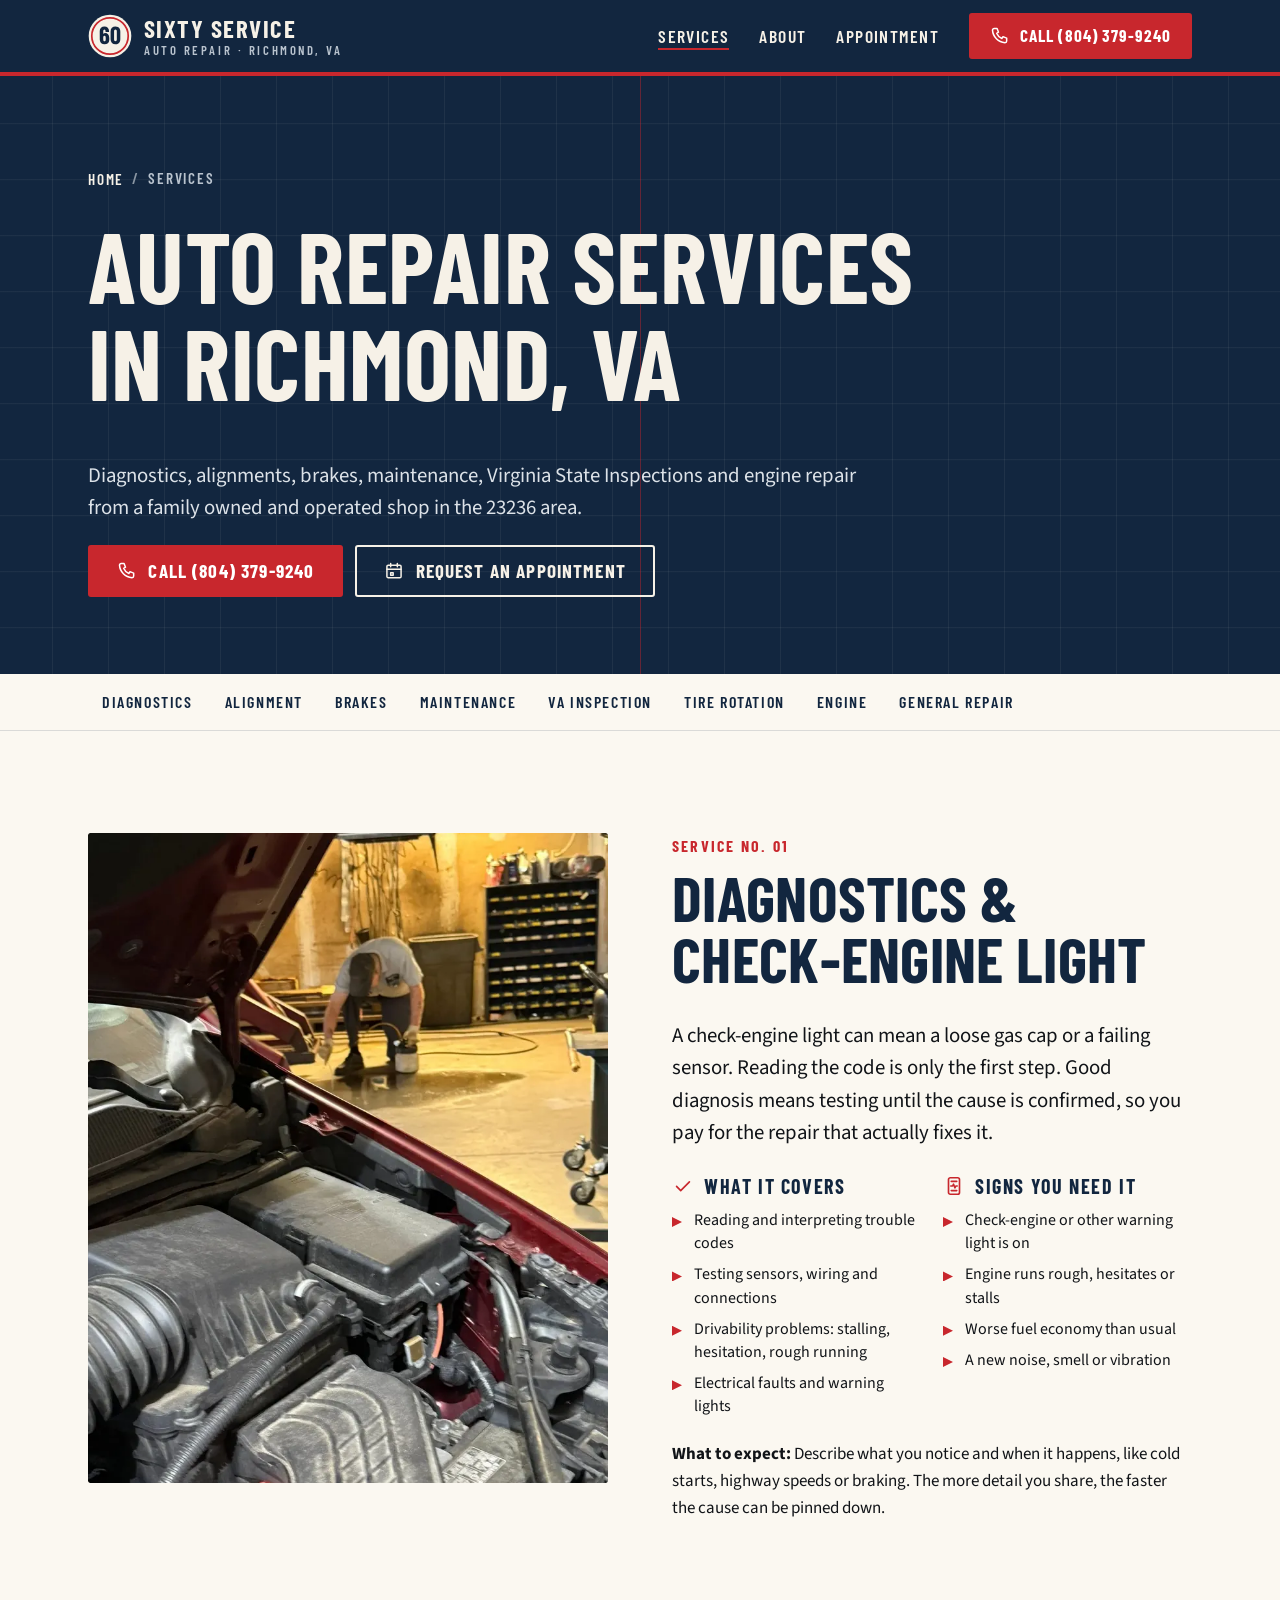
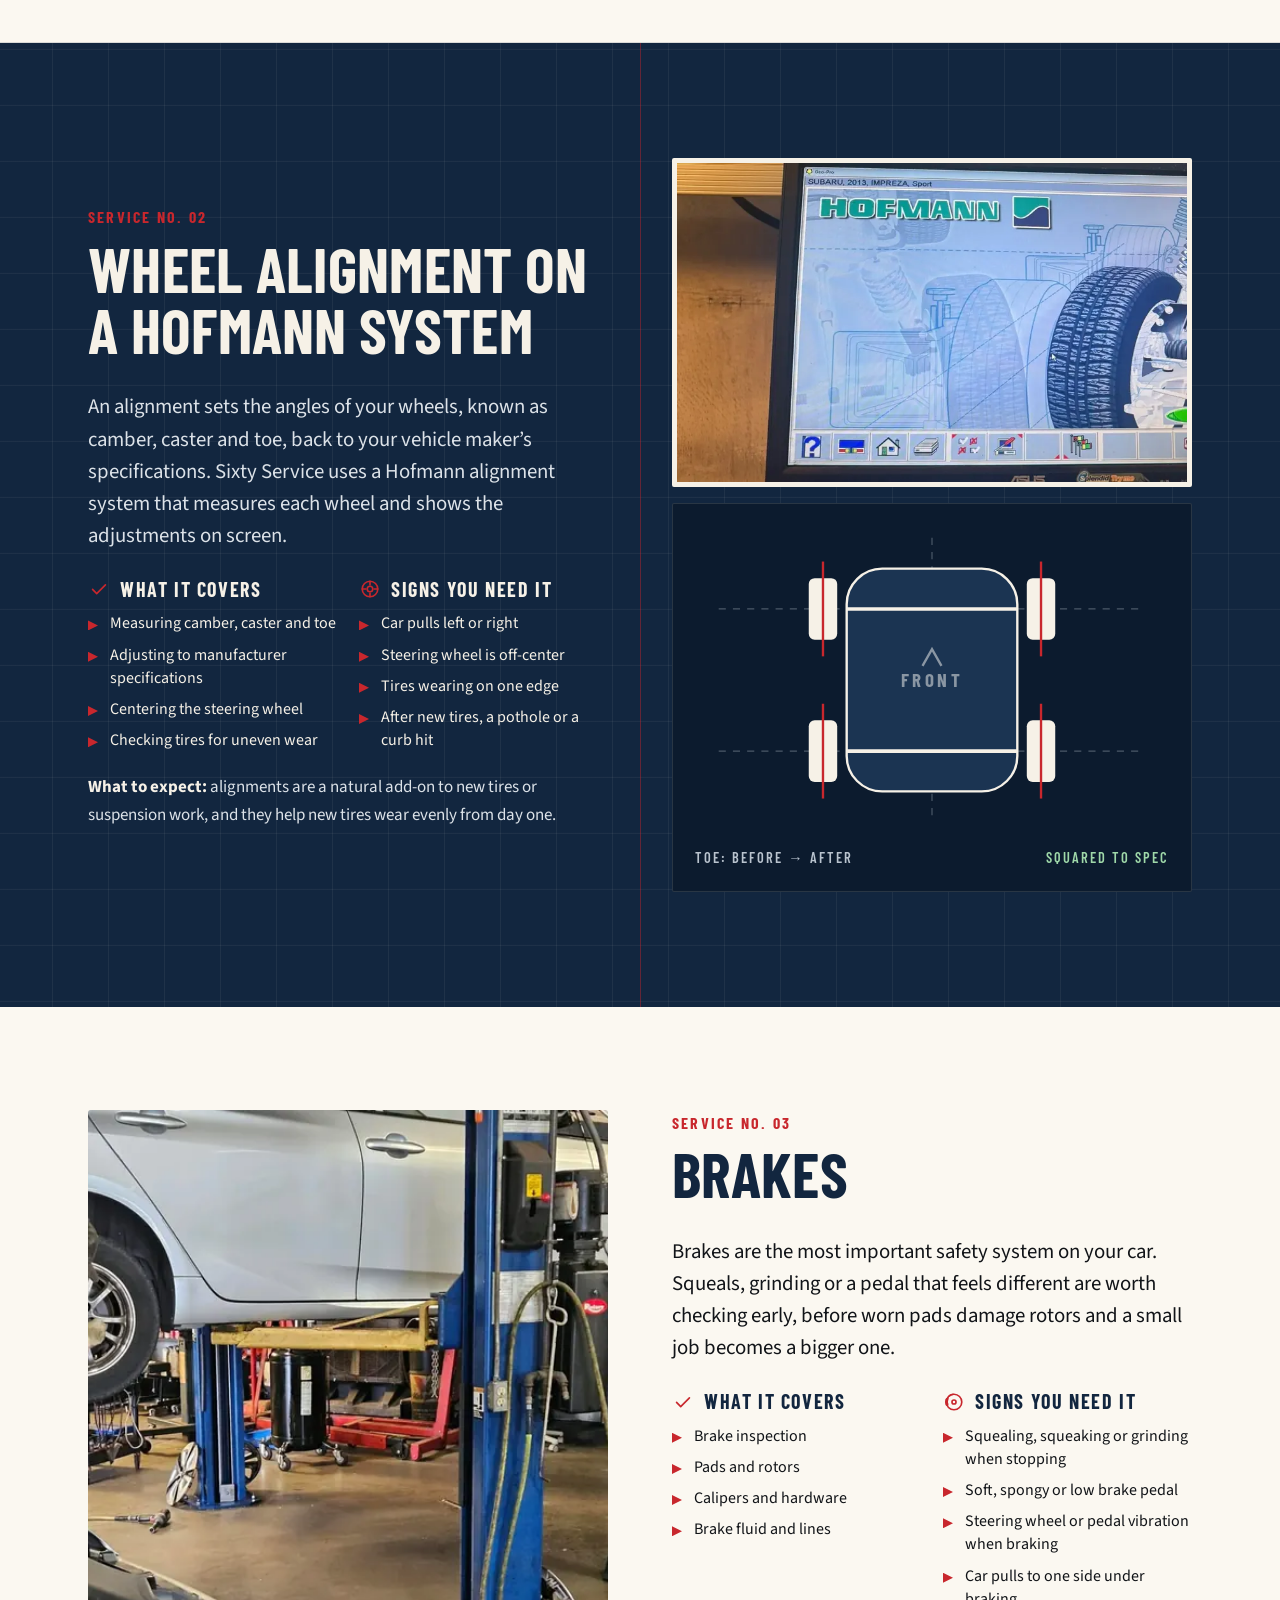
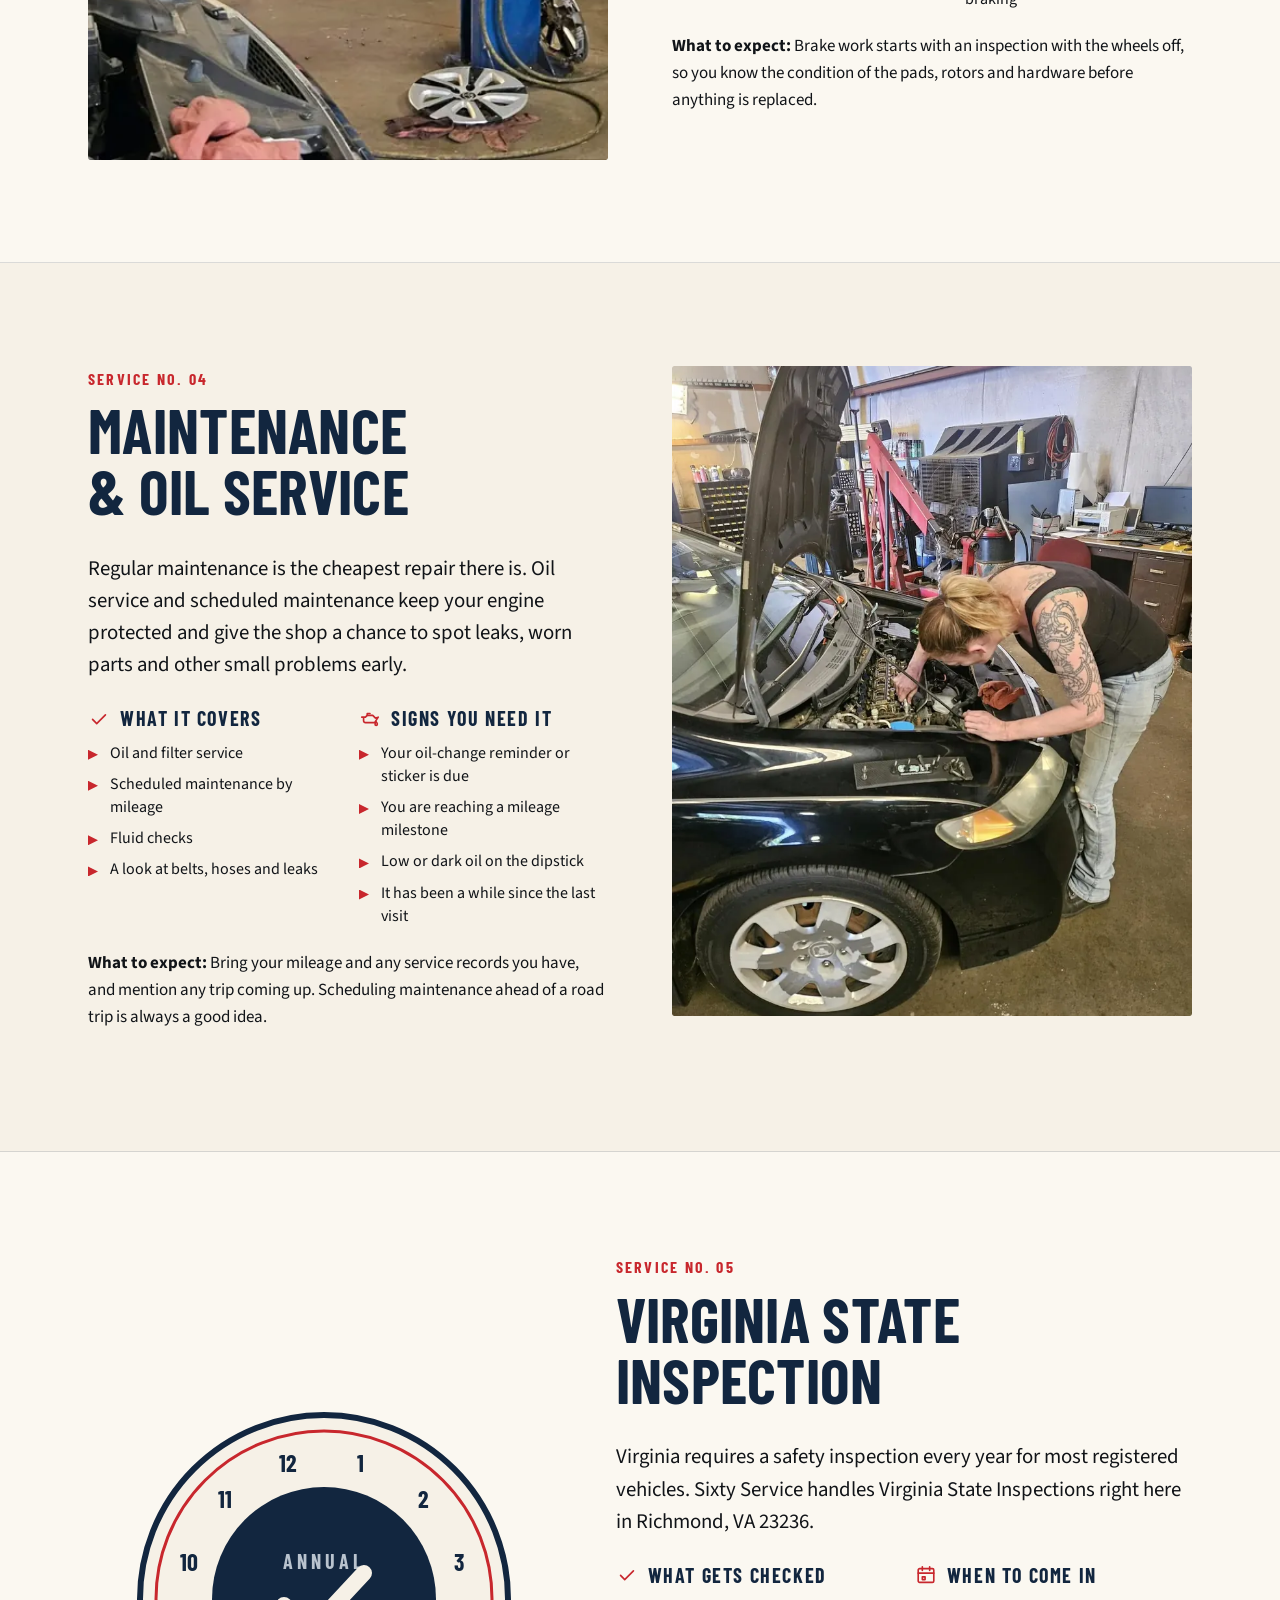
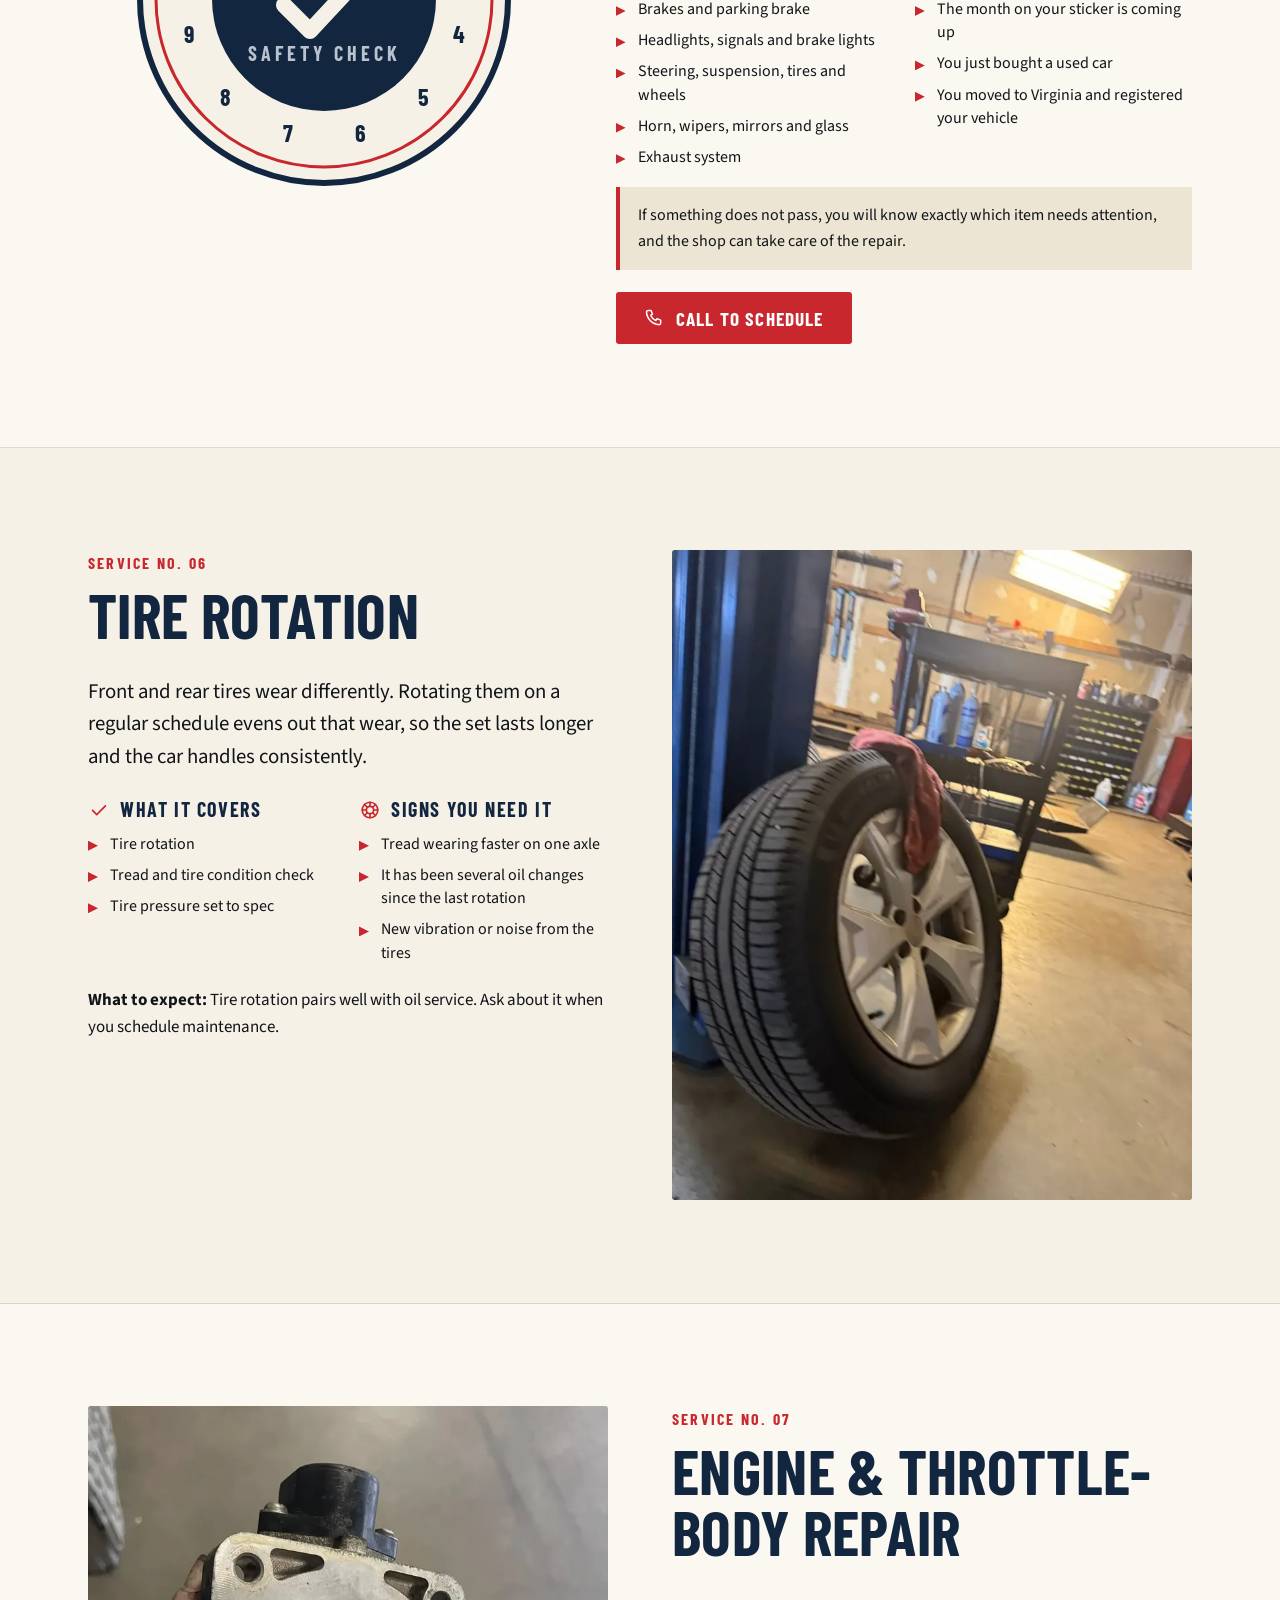
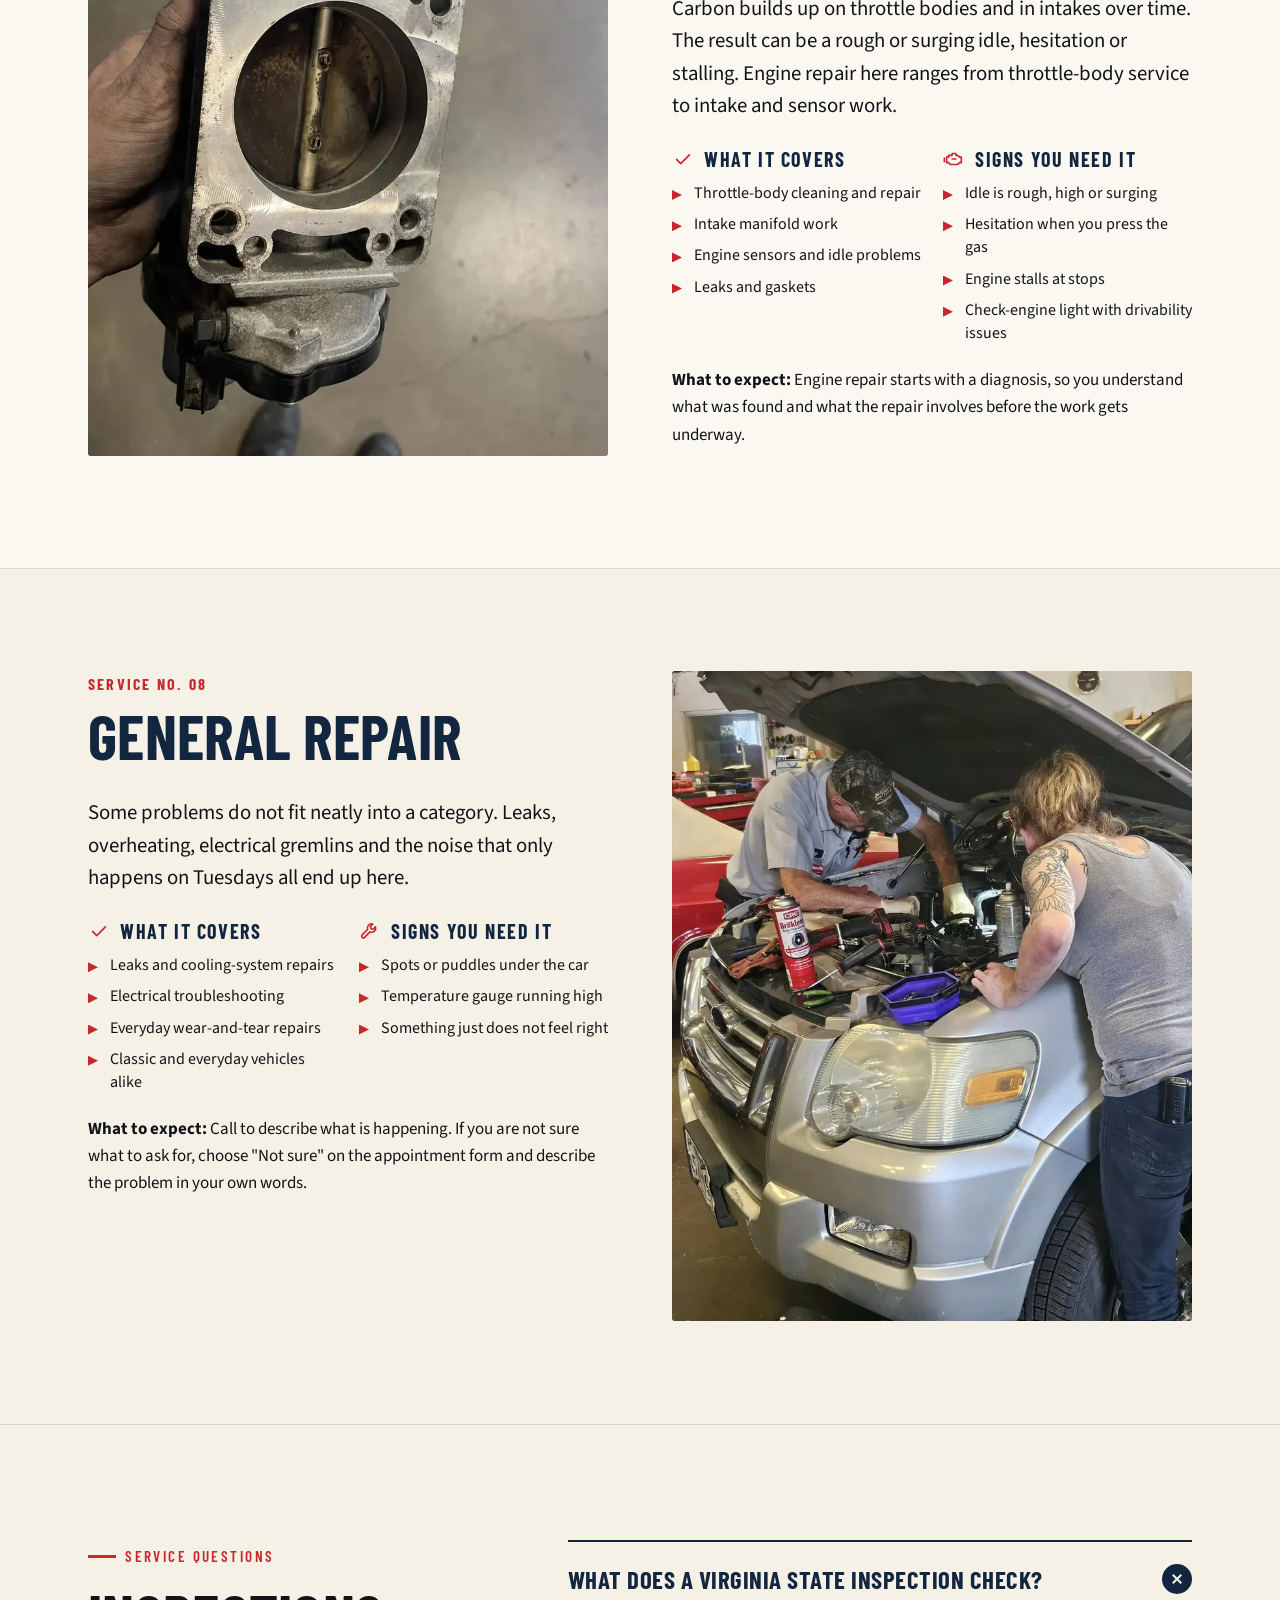
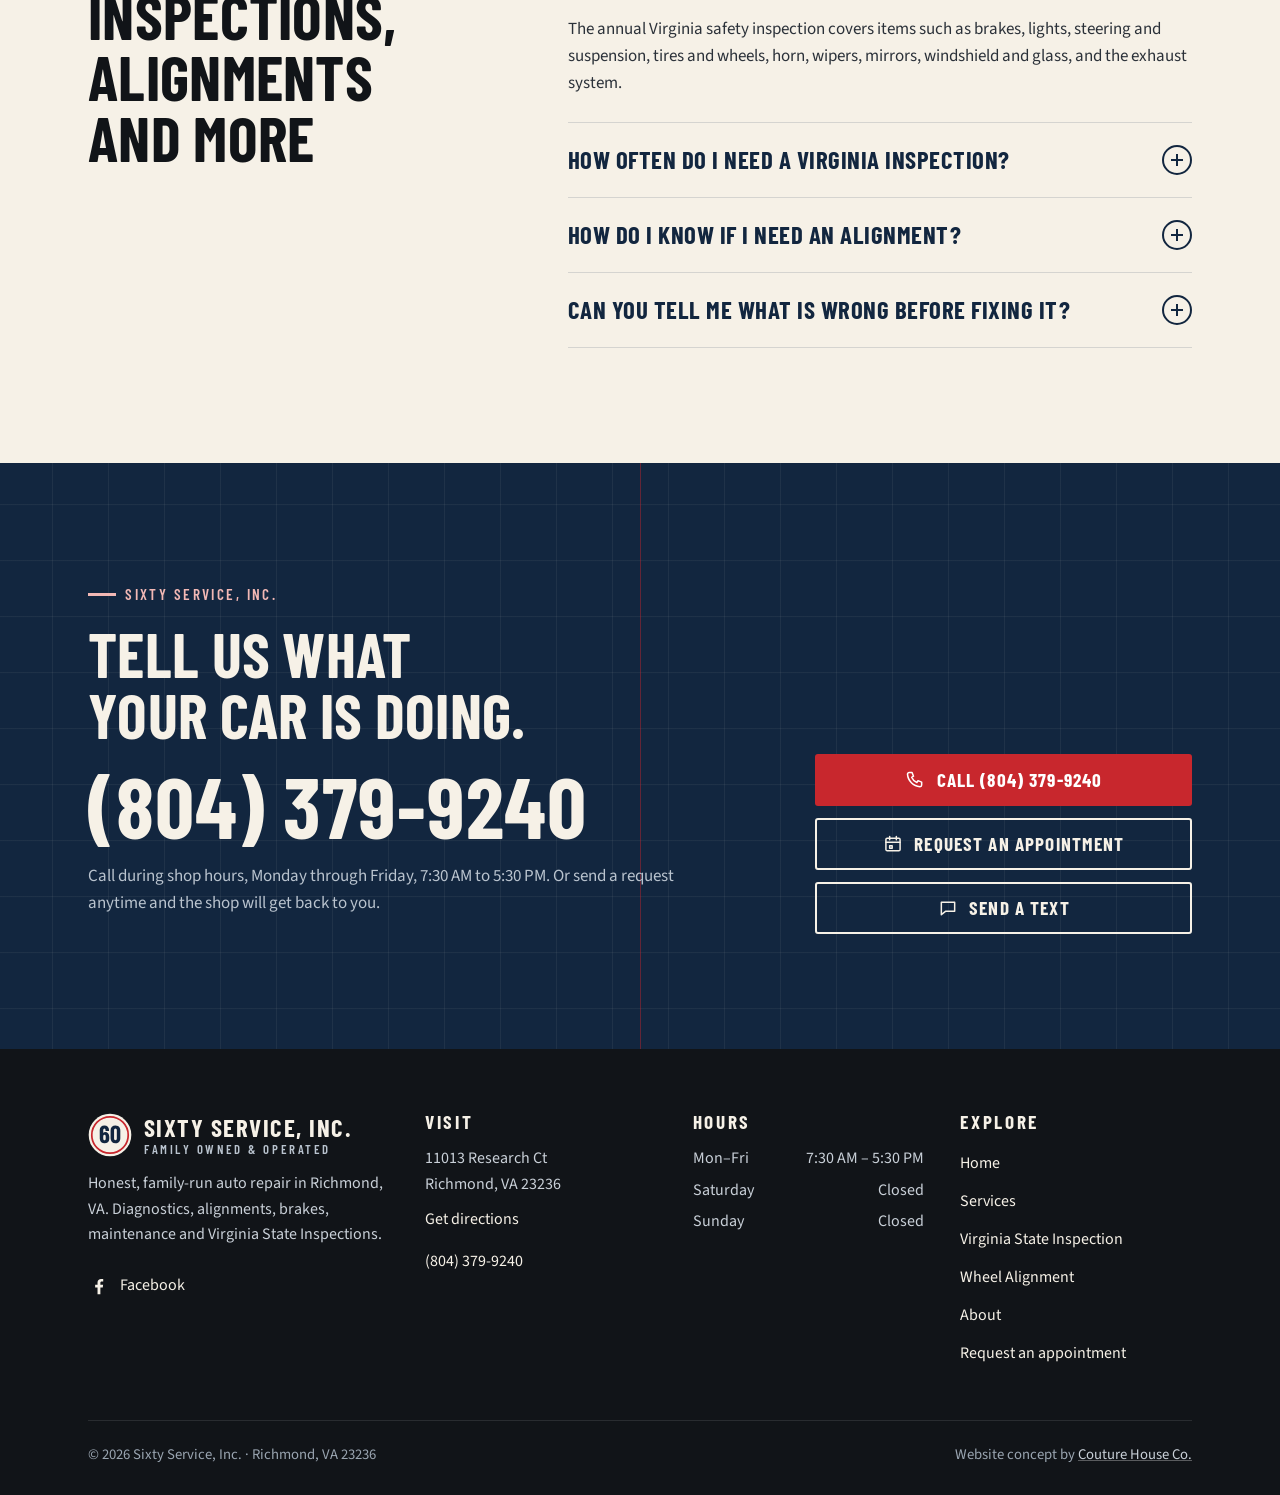
<file: services.html>
<!doctype html>
<html lang="en" class="no-js">
<head>
<meta charset="utf-8">
<meta name="viewport" content="width=device-width, initial-scale=1, viewport-fit=cover">
<title>Auto Repair Services & VA Inspections | Richmond, VA</title>
<meta name="description" content="Diagnostics, Hofmann wheel alignments, brakes, oil service, Virginia State Inspections and engine repair at Sixty Service in Richmond, VA 23236.">
<link rel="canonical" href="https://sixty-service-auto-repair.netlify.app/services.html">
<meta name="theme-color" content="#12263F">
<meta name="robots" content="index, follow, max-image-preview:large">
<meta property="og:type" content="website">
<meta property="og:site_name" content="Sixty Service, Inc.">
<meta property="og:title" content="Auto Repair Services & VA Inspections | Richmond, VA">
<meta property="og:description" content="Diagnostics, Hofmann wheel alignments, brakes, oil service, Virginia State Inspections and engine repair at Sixty Service in Richmond, VA 23236.">
<meta property="og:url" content="https://sixty-service-auto-repair.netlify.app/services.html">
<meta property="og:image" content="https://sixty-service-auto-repair.netlify.app/assets/img/og.jpg">
<meta property="og:image:width" content="1200">
<meta property="og:image:height" content="630">
<meta property="og:image:alt" content="Sixty Service, Inc. auto repair shop in Richmond, VA with a classic red convertible on a lift">
<meta property="og:locale" content="en_US">
<meta name="twitter:card" content="summary_large_image">
<meta name="twitter:title" content="Auto Repair Services & VA Inspections | Richmond, VA">
<meta name="twitter:description" content="Diagnostics, Hofmann wheel alignments, brakes, oil service, Virginia State Inspections and engine repair at Sixty Service in Richmond, VA 23236.">
<meta name="twitter:image" content="https://sixty-service-auto-repair.netlify.app/assets/img/og.jpg">
<meta name="geo.region" content="US-VA">
<meta name="geo.placename" content="Richmond">
<script>document.documentElement.classList.replace('no-js','js');</script>
<link rel="preload" href="assets/fonts/barlow-condensed-latin-700-normal.woff2" as="font" type="font/woff2" crossorigin>
<link rel="preload" href="assets/fonts/source-sans-3-latin-wght-normal.woff2" as="font" type="font/woff2" crossorigin>

<link rel="stylesheet" href="assets/css/fonts.css?v=20260930b">
<link rel="stylesheet" href="assets/css/site.css?v=20260930b">
<link rel="icon" href="assets/img/favicon.svg" type="image/svg+xml">
<link rel="icon" href="assets/img/favicon-32.png" sizes="32x32" type="image/png">
<link rel="apple-touch-icon" href="assets/img/apple-touch-icon.png">
<link rel="manifest" href="site.webmanifest">
<script src="assets/js/site.js" defer></script>
<script type="application/ld+json">{"@context":"https://schema.org","@type":"AutoRepair","@id":"https://sixty-service-auto-repair.netlify.app/#business","name":"Sixty Service, Inc.","alternateName":"Sixty Service","description":"Family owned and operated automotive repair shop in Richmond, VA 23236 offering diagnostics, wheel alignments, brakes, maintenance, Virginia State Inspections, tire rotations and engine repair.","url":"https://sixty-service-auto-repair.netlify.app/","logo":"https://sixty-service-auto-repair.netlify.app/assets/img/icon-512.png","image":["https://sixty-service-auto-repair.netlify.app/assets/img/og.jpg","https://sixty-service-auto-repair.netlify.app/assets/img/classic-convertible-on-lift.webp","https://sixty-service-auto-repair.netlify.app/assets/img/service-bays-on-lifts.webp"],"telephone":"+1-804-379-9240","address":{"@type":"PostalAddress","streetAddress":"11013 Research Ct","addressLocality":"Richmond","addressRegion":"VA","postalCode":"23236","addressCountry":"US"},"openingHoursSpecification":[{"@type":"OpeningHoursSpecification","dayOfWeek":["Monday","Tuesday","Wednesday","Thursday","Friday"],"opens":"07:30","closes":"17:30"}],"areaServed":[{"@type":"City","name":"Richmond, VA"},{"@type":"Place","name":"North Chesterfield, VA"},{"@type":"Place","name":"Midlothian, VA"},{"@type":"AdministrativeArea","name":"Chesterfield County, VA"}],"sameAs":["https://www.facebook.com/sixtyservice/","https://www.surecritic.com/reviews/sixty-service-inc"],"award":"Nextdoor Neighborhood Fave 2023","hasOfferCatalog":{"@type":"OfferCatalog","name":"Auto repair services","itemListElement":[{"@type":"Offer","itemOffered":{"@type":"Service","name":"Diagnostics & Check-Engine Light","description":"Warning light on? The codes are only the starting point. The job is finding the actual cause, so the fix is the right one.","url":"https://sixty-service-auto-repair.netlify.app/services.html#diagnostics"}},{"@type":"Offer","itemOffered":{"@type":"Service","name":"Wheel Alignment","description":"Precision alignment on the shop's Hofmann alignment system, bringing your wheels back to specification.","url":"https://sixty-service-auto-repair.netlify.app/services.html#alignment"}},{"@type":"Offer","itemOffered":{"@type":"Service","name":"Brakes","description":"Inspection and repair of pads, rotors, calipers and the rest of the system that stops your car.","url":"https://sixty-service-auto-repair.netlify.app/services.html#brakes"}},{"@type":"Offer","itemOffered":{"@type":"Service","name":"Maintenance & Oil Service","description":"Oil service and scheduled maintenance that keep small issues from turning into big repairs.","url":"https://sixty-service-auto-repair.netlify.app/services.html#maintenance"}},{"@type":"Offer","itemOffered":{"@type":"Service","name":"Virginia State Inspection","description":"The annual Virginia safety inspection: brakes, lights, steering, tires and the rest of the state checklist.","url":"https://sixty-service-auto-repair.netlify.app/services.html#inspection"}},{"@type":"Offer","itemOffered":{"@type":"Service","name":"Tire Rotation","description":"Moving tires front to back so they wear evenly, grip consistently and last longer.","url":"https://sixty-service-auto-repair.netlify.app/services.html#tires"}},{"@type":"Offer","itemOffered":{"@type":"Service","name":"Engine & Throttle-Body Repair","description":"Carbon-choked throttle bodies, intake work and the engine repairs behind a rough idle.","url":"https://sixty-service-auto-repair.netlify.app/services.html#engine"}},{"@type":"Offer","itemOffered":{"@type":"Service","name":"General Repair","description":"Leaks, cooling-system trouble, electrical faults and the everyday repairs in between.","url":"https://sixty-service-auto-repair.netlify.app/services.html#repair"}}]}}</script>
<script type="application/ld+json">{"@context":"https://schema.org","@type":"BreadcrumbList","itemListElement":[{"@type":"ListItem","position":1,"name":"Home","item":"https://sixty-service-auto-repair.netlify.app/"},{"@type":"ListItem","position":2,"name":"Services","item":"https://sixty-service-auto-repair.netlify.app/services.html"}]}</script>
<script type="application/ld+json">{"@context":"https://schema.org","@type":"FAQPage","mainEntity":[{"@type":"Question","name":"What does a Virginia State Inspection check?","acceptedAnswer":{"@type":"Answer","text":"The annual Virginia safety inspection covers items such as brakes, lights, steering and suspension, tires and wheels, horn, wipers, mirrors, windshield and glass, and the exhaust system."}},{"@type":"Question","name":"How often do I need a Virginia inspection?","acceptedAnswer":{"@type":"Answer","text":"Most vehicles registered in Virginia need a safety inspection every 12 months. The sticker on your windshield shows the month it expires."}},{"@type":"Question","name":"How do I know if I need an alignment?","acceptedAnswer":{"@type":"Answer","text":"Common signs are the car pulling to one side, a steering wheel that sits off-center when driving straight, and tires wearing unevenly on one edge. Hitting a big pothole or curb is another good reason to check."}},{"@type":"Question","name":"Can you tell me what is wrong before fixing it?","acceptedAnswer":{"@type":"Answer","text":"That is how diagnosis works: finding the cause first. Call (804) 379-9240 to talk through your car's symptoms and set up a time to bring it in."}}]}</script>
</head>
<body>
<a class="skip" href="#main">Skip to content</a>
<header class="site-header">
  <div class="wrap">
    <a class="brand" href="index.html" aria-label="Sixty Service, Inc. home"><svg class="brand-mark" viewBox="0 0 64 64" aria-hidden="true" focusable="false"><circle cx="32" cy="32" r="31" fill="#F6F1E7"/><circle cx="32" cy="32" r="26.5" fill="none" stroke="#C8272D" stroke-width="2.5"/><path transform="translate(15.93 43.74) scale(0.036)" fill="#12263F" d="M417 -218Q417 -196 415 -158Q412 -79 361.0 -35.5Q310 8 225 8Q145 8 95.5 -32.0Q46 -72 37 -151Q33 -172 33 -206L31 -529Q31 -611 83.5 -659.5Q136 -708 223 -708Q304 -708 355.5 -659.0Q407 -610 407 -529V-499Q407 -494 403.5 -490.5Q400 -487 395 -487H278Q273 -487 269.5 -490.5Q266 -494 266 -499V-521Q266 -548 253.0 -566.0Q240 -584 223 -584Q201 -584 187.0 -566.5Q173 -549 173 -521V-420Q173 -417 175.0 -416.5Q177 -416 179 -418Q212 -446 254 -446Q324 -446 366.5 -400.0Q409 -354 413 -277Q417 -253 417 -218ZM274 -228Q274 -255 270 -290Q267 -313 255.0 -326.0Q243 -339 224 -339Q204 -339 191.5 -325.5Q179 -312 176 -288Q173 -249 173 -228Q173 -204 176 -166Q179 -140 191.5 -126.0Q204 -112 224 -112Q244 -112 256.5 -127.0Q269 -142 272 -169Q274 -217 274 -228ZM470 -191V-509Q470 -600 524.0 -655.5Q578 -711 666 -711Q724 -711 769.0 -686.0Q814 -661 838.5 -615.0Q863 -569 863 -509V-191Q863 -131 838.5 -85.0Q814 -39 769.0 -14.0Q724 11 666 11Q578 11 524.0 -44.5Q470 -100 470 -191ZM722 -183V-517Q722 -550 706.5 -570.0Q691 -590 666 -590Q641 -590 626.0 -570.0Q611 -550 611 -517V-183Q611 -150 626.0 -130.0Q641 -110 666 -110Q691 -110 706.5 -130.0Q722 -150 722 -183Z"/></svg><span class="brand-word"><b>Sixty Service</b><small>Auto Repair &middot; Richmond, VA</small></span></a>
    <nav class="nav" aria-label="Main">
      <button class="menu-btn" type="button" aria-expanded="false" aria-controls="nav-panel"><span class="bars" aria-hidden="true"><span></span><span></span><span></span></span><span class="menu-label">Menu</span></button>
      <div class="nav-panel" id="nav-panel">
        <ul class="nav-list"><li><a href="services.html" aria-current="page">Services</a></li><li><a href="about.html">About</a></li><li><a href="appointment.html">Appointment</a></li></ul>
        <a class="btn btn-red" href="tel:+18043799240"><svg viewBox="0 0 24 24" aria-hidden="true" focusable="false" fill="none" stroke="currentColor" stroke-width="1.8" stroke-linecap="round" stroke-linejoin="round"><path d="M5 3h3.5l1.7 4.4-2.2 1.4a11 11 0 0 0 6.2 6.2l1.4-2.2L20 14.5V18a2 2 0 0 1-2 2A16 16 0 0 1 3 5a2 2 0 0 1 2-2z"/></svg>Call (804) 379-9240</a>
        <p class="nav-meta">11013 Research Ct, Richmond, VA 23236<br>Mon&ndash;Fri 7:30 AM &ndash; 5:30 PM</p>
      </div>
    </nav>
  </div>
</header>

<main id="main">
<section class="page-hero on-dark grid-bg">
  <div class="wrap">
    <ol class="crumbs"><li><a href="index.html">Home</a></li><li aria-current="page">Services</li></ol>
    <h1>Auto repair services in Richmond, VA</h1>
    <p class="lead">Diagnostics, alignments, brakes, maintenance, Virginia State Inspections and engine repair from a family owned and operated shop in the 23236 area.</p>
    <div class="btn-row"><a class="btn btn-red" href="tel:+18043799240"><svg viewBox="0 0 24 24" aria-hidden="true" focusable="false" fill="none" stroke="currentColor" stroke-width="1.8" stroke-linecap="round" stroke-linejoin="round"><path d="M5 3h3.5l1.7 4.4-2.2 1.4a11 11 0 0 0 6.2 6.2l1.4-2.2L20 14.5V18a2 2 0 0 1-2 2A16 16 0 0 1 3 5a2 2 0 0 1 2-2z"/></svg>Call (804) 379-9240</a><a class="btn btn-ghost" href="appointment.html"><svg viewBox="0 0 24 24" aria-hidden="true" focusable="false" fill="none" stroke="currentColor" stroke-width="1.8" stroke-linecap="round" stroke-linejoin="round"><rect x="3.5" y="5" width="17" height="15" rx="1.5"/><path d="M3.5 10h17M8 3v4M16 3v4M8 14h3v3H8z"/></svg>Request an appointment</a></div>
  </div>
</section>

<nav class="jump" aria-label="Services on this page"><div class="wrap"><ul><li><a href="#diagnostics">Diagnostics</a></li><li><a href="#alignment">Alignment</a></li><li><a href="#brakes">Brakes</a></li><li><a href="#maintenance">Maintenance</a></li><li><a href="#inspection">VA Inspection</a></li><li><a href="#tires">Tire Rotation</a></li><li><a href="#engine">Engine</a></li><li><a href="#repair">General Repair</a></li></ul></div></nav>
<section class="svc" id="diagnostics" aria-labelledby="h-diagnostics">
  <div class="wrap svc-grid">
    <figure class="svc-media reveal parallax" style="overflow:hidden;border-radius:2px"><img src="assets/img/open-hood-engine-bay.webp" srcset="assets/img/open-hood-engine-bay-800.webp 800w, assets/img/open-hood-engine-bay.webp 1350w" sizes="(min-width: 980px) 50vw, 100vw" width="1350" height="1800" alt="The open hood of a red car in a Sixty Service bay, with the engine and air box ready for diagnosis" loading="lazy" decoding="async"></figure>
    <div class="reveal d1">
      <span class="svc-no">Service No. 01</span>
      <h2 id="h-diagnostics">Diagnostics & Check-Engine Light</h2>
      <p class="lead">A check-engine light can mean a loose gas cap or a failing sensor. Reading the code is only the first step. Good diagnosis means testing until the cause is confirmed, so you pay for the repair that actually fixes it.</p>
      <div class="svc-cols">
        <div><h3><svg viewBox="0 0 24 24" aria-hidden="true" focusable="false" fill="none" stroke="currentColor" stroke-width="1.8" stroke-linecap="round" stroke-linejoin="round"><path d="m5 12.5 4.5 4.5L19 7.5"/></svg>What it covers</h3><ul class="checks"><li>Reading and interpreting trouble codes</li><li>Testing sensors, wiring and connections</li><li>Drivability problems: stalling, hesitation, rough running</li><li>Electrical faults and warning lights</li></ul></div>
        <div><h3><svg viewBox="0 0 24 24" aria-hidden="true" focusable="false" fill="none" stroke="currentColor" stroke-width="1.8" stroke-linecap="round" stroke-linejoin="round"><rect x="6" y="3" width="12" height="18" rx="2"/><path d="M9 7h6M9 17h6"/><path d="M8.5 12h2l1-2 1.5 4 1-2h1.5"/></svg>Signs you need it</h3><ul class="checks"><li>Check-engine or other warning light is on</li><li>Engine runs rough, hesitates or stalls</li><li>Worse fuel economy than usual</li><li>A new noise, smell or vibration</li></ul></div>
      </div>
      <p style="margin-top:22px"><b>What to expect:</b> Describe what you notice and when it happens, like cold starts, highway speeds or braking. The more detail you share, the faster the cause can be pinned down.</p>
    </div>
  </div>
</section>
<section class="align-feature on-dark grid-bg" id="alignment" aria-labelledby="h-alignment">
  <div class="wrap align-grid">
    <div class="reveal">
      <span class="svc-no">Service No. 02</span>
      <h2 id="h-alignment">Wheel alignment on a Hofmann system</h2>
      <p class="lead" style="color:#DCE2E8">An alignment sets the angles of your wheels, known as camber, caster and toe, back to your vehicle maker&rsquo;s specifications. Sixty Service uses a Hofmann alignment system that measures each wheel and shows the adjustments on screen.</p>
      <div class="svc-cols">
        <div><h3 style="color:var(--cream)"><svg viewBox="0 0 24 24" aria-hidden="true" focusable="false" fill="none" stroke="currentColor" stroke-width="1.8" stroke-linecap="round" stroke-linejoin="round"><path d="m5 12.5 4.5 4.5L19 7.5"/></svg>What it covers</h3><ul class="checks"><li>Measuring camber, caster and toe</li><li>Adjusting to manufacturer specifications</li><li>Centering the steering wheel</li><li>Checking tires for uneven wear</li></ul></div>
        <div><h3 style="color:var(--cream)"><svg viewBox="0 0 24 24" aria-hidden="true" focusable="false" fill="none" stroke="currentColor" stroke-width="1.8" stroke-linecap="round" stroke-linejoin="round"><circle cx="12" cy="12" r="8.5"/><circle cx="12" cy="12" r="3"/><path d="M12 3.5v4M12 16.5v4M3.5 12h4M16.5 12h4"/></svg>Signs you need it</h3><ul class="checks"><li>Car pulls left or right</li><li>Steering wheel is off-center</li><li>Tires wearing on one edge</li><li>After new tires, a pothole or a curb hit</li></ul></div>
      </div>
      <p style="margin-top:22px;color:#DCE2E8"><b style="color:var(--cream)">What to expect:</b> alignments are a natural add-on to new tires or suspension work, and they help new tires wear evenly from day one.</p>
    </div>
    <div class="align-figs">
      <figure class="reveal d1" style="margin:0"><img src="assets/img/hofmann-alignment-console.webp" srcset="assets/img/hofmann-alignment-console-800.webp 800w, assets/img/hofmann-alignment-console.webp 1350w" sizes="(min-width: 980px) 45vw, 100vw" width="1350" height="846" alt="Hofmann wheel alignment software on the shop monitor at Sixty Service, set up for a 2013 Subaru Impreza" loading="lazy" decoding="async"></figure>
      <div class="toe reveal d2">
        <svg viewBox="0 0 400 260" role="img" aria-label="Diagram: four wheels squaring up to straight ahead, showing toe being corrected during an alignment">
          <g stroke="#8A96A3" stroke-width="1" opacity=".5">
            <line x1="200" y1="10" x2="200" y2="250" class="guide"/>
            <line x1="20" y1="70" x2="380" y2="70" class="guide"/>
            <line x1="20" y1="190" x2="380" y2="190" class="guide"/>
          </g>
          <rect x="128" y="36" width="144" height="188" rx="30" fill="#1B3452" stroke="#F6F1E7" stroke-width="2"/>
          <line x1="128" y1="70" x2="272" y2="70" stroke="#F6F1E7" stroke-width="3"/>
          <line x1="128" y1="190" x2="272" y2="190" stroke="#F6F1E7" stroke-width="3"/>
          <g class="wheel w-fl"><rect x="96" y="44" width="24" height="52" rx="5" fill="#F6F1E7"/><line x1="108" y1="30" x2="108" y2="110" stroke="#C8272D" stroke-width="2"/></g>
          <g class="wheel w-fr"><rect x="280" y="44" width="24" height="52" rx="5" fill="#F6F1E7"/><line x1="292" y1="30" x2="292" y2="110" stroke="#C8272D" stroke-width="2"/></g>
          <g class="wheel w-rl"><rect x="96" y="164" width="24" height="52" rx="5" fill="#F6F1E7"/><line x1="108" y1="150" x2="108" y2="230" stroke="#C8272D" stroke-width="2"/></g>
          <g class="wheel w-rr"><rect x="280" y="164" width="24" height="52" rx="5" fill="#F6F1E7"/><line x1="292" y1="150" x2="292" y2="230" stroke="#C8272D" stroke-width="2"/></g>
          <text x="200" y="136" text-anchor="middle" font-family="Barlow Condensed, Arial Narrow, sans-serif" font-weight="700" font-size="16" letter-spacing="3" fill="#8A96A3">FRONT</text>
          <path d="M192 118 L200 104 L208 118" fill="none" stroke="#8A96A3" stroke-width="2"/>
        </svg>
        <div class="toe-cap"><span>Toe: before &rarr; after</span><span class="ok">Squared to spec</span></div>
      </div>
    </div>
  </div>
</section>
<section class="svc" id="brakes" aria-labelledby="h-brakes">
  <div class="wrap svc-grid">
    <figure class="svc-media reveal parallax" style="overflow:hidden;border-radius:2px"><img src="assets/img/wheel-service-two-lifts.webp" srcset="assets/img/wheel-service-two-lifts-800.webp 800w, assets/img/wheel-service-two-lifts.webp 1600w" sizes="(min-width: 980px) 50vw, 100vw" width="1600" height="1200" alt="Two cars raised on lifts with wheels removed for brake and wheel service at Sixty Service" loading="lazy" decoding="async"></figure>
    <div class="reveal d1">
      <span class="svc-no">Service No. 03</span>
      <h2 id="h-brakes">Brakes</h2>
      <p class="lead">Brakes are the most important safety system on your car. Squeals, grinding or a pedal that feels different are worth checking early, before worn pads damage rotors and a small job becomes a bigger one.</p>
      <div class="svc-cols">
        <div><h3><svg viewBox="0 0 24 24" aria-hidden="true" focusable="false" fill="none" stroke="currentColor" stroke-width="1.8" stroke-linecap="round" stroke-linejoin="round"><path d="m5 12.5 4.5 4.5L19 7.5"/></svg>What it covers</h3><ul class="checks"><li>Brake inspection</li><li>Pads and rotors</li><li>Calipers and hardware</li><li>Brake fluid and lines</li></ul></div>
        <div><h3><svg viewBox="0 0 24 24" aria-hidden="true" focusable="false" fill="none" stroke="currentColor" stroke-width="1.8" stroke-linecap="round" stroke-linejoin="round"><circle cx="12" cy="12" r="8.5"/><circle cx="12" cy="12" r="2.2"/><path d="M5.5 7.5A8.5 8.5 0 0 0 5 15.5M7 5.2A8.5 8.5 0 0 1 11 3.6"/><path d="M4.2 9.5a8 8 0 0 0 0 5" stroke-width="3.2"/></svg>Signs you need it</h3><ul class="checks"><li>Squealing, squeaking or grinding when stopping</li><li>Soft, spongy or low brake pedal</li><li>Steering wheel or pedal vibration when braking</li><li>Car pulls to one side under braking</li></ul></div>
      </div>
      <p style="margin-top:22px"><b>What to expect:</b> Brake work starts with an inspection with the wheels off, so you know the condition of the pads, rotors and hardware before anything is replaced.</p>
    </div>
  </div>
</section>
<section class="svc flip" id="maintenance" aria-labelledby="h-maintenance">
  <div class="wrap svc-grid">
    <figure class="svc-media reveal parallax" style="overflow:hidden;border-radius:2px"><img src="assets/img/technician-under-hood.webp" srcset="assets/img/technician-under-hood-800.webp 800w, assets/img/technician-under-hood.webp 1350w" sizes="(min-width: 980px) 50vw, 100vw" width="1350" height="1800" alt="A Sixty Service technician leaning over the engine of a black sedan with the hood up" loading="lazy" decoding="async"></figure>
    <div class="reveal d1">
      <span class="svc-no">Service No. 04</span>
      <h2 id="h-maintenance">Maintenance & Oil Service</h2>
      <p class="lead">Regular maintenance is the cheapest repair there is. Oil service and scheduled maintenance keep your engine protected and give the shop a chance to spot leaks, worn parts and other small problems early.</p>
      <div class="svc-cols">
        <div><h3><svg viewBox="0 0 24 24" aria-hidden="true" focusable="false" fill="none" stroke="currentColor" stroke-width="1.8" stroke-linecap="round" stroke-linejoin="round"><path d="m5 12.5 4.5 4.5L19 7.5"/></svg>What it covers</h3><ul class="checks"><li>Oil and filter service</li><li>Scheduled maintenance by mileage</li><li>Fluid checks</li><li>A look at belts, hoses and leaks</li></ul></div>
        <div><h3><svg viewBox="0 0 24 24" aria-hidden="true" focusable="false" fill="none" stroke="currentColor" stroke-width="1.8" stroke-linecap="round" stroke-linejoin="round"><path d="M3 10h4l2-2h6l3 3 3-1-4 6H7a2 2 0 0 1-2-2v-4z"/><path d="M20 17.5c0 .8-.6 1.5-1.3 1.5s-1.2-.7-1.2-1.5.7-1.9 1.2-2.5c.6.6 1.3 1.7 1.3 2.5z"/><path d="M9 8V6h3"/></svg>Signs you need it</h3><ul class="checks"><li>Your oil-change reminder or sticker is due</li><li>You are reaching a mileage milestone</li><li>Low or dark oil on the dipstick</li><li>It has been a while since the last visit</li></ul></div>
      </div>
      <p style="margin-top:22px"><b>What to expect:</b> Bring your mileage and any service records you have, and mention any trip coming up. Scheduling maintenance ahead of a road trip is always a good idea.</p>
    </div>
  </div>
</section>
<section class="svc" id="inspection" aria-labelledby="h-inspection">
  <div class="wrap inspect">
    <div class="sticker reveal">
      <svg viewBox="0 0 380 380" role="img" aria-label="Illustration of an annual inspection badge with the twelve months around a check mark">
        <circle cx="190" cy="190" r="184" fill="#F6F1E7" stroke="#12263F" stroke-width="6"/>
        <circle cx="190" cy="190" r="168" fill="none" stroke="#C8272D" stroke-width="3"/>
        <circle cx="190" cy="190" r="112" fill="#12263F"/>
        <g font-family="Barlow Condensed, Arial Narrow, sans-serif" font-weight="700"><text x="226.2" y="62.8" text-anchor="middle" font-size="24" fill="#12263F">1</text><text x="289.0" y="99.0" text-anchor="middle" font-size="24" fill="#12263F">2</text><text x="325.2" y="161.8" text-anchor="middle" font-size="24" fill="#12263F">3</text><text x="325.2" y="234.2" text-anchor="middle" font-size="24" fill="#12263F">4</text><text x="289.0" y="297.0" text-anchor="middle" font-size="24" fill="#12263F">5</text><text x="226.2" y="333.2" text-anchor="middle" font-size="24" fill="#12263F">6</text><text x="153.8" y="333.2" text-anchor="middle" font-size="24" fill="#12263F">7</text><text x="91.0" y="297.0" text-anchor="middle" font-size="24" fill="#12263F">8</text><text x="54.8" y="234.2" text-anchor="middle" font-size="24" fill="#12263F">9</text><text x="54.8" y="161.8" text-anchor="middle" font-size="24" fill="#12263F">10</text><text x="91.0" y="99.0" text-anchor="middle" font-size="24" fill="#12263F">11</text><text x="153.8" y="62.8" text-anchor="middle" font-size="24" fill="#12263F">12</text>
        <text x="190" y="160" text-anchor="middle" font-size="20" letter-spacing="4" fill="#B9C3CE">ANNUAL</text>
        <text x="190" y="252" text-anchor="middle" font-size="20" letter-spacing="4" fill="#B9C3CE">SAFETY CHECK</text></g>
        <path d="M150 196 l26 26 l54 -58" fill="none" stroke="#F6F1E7" stroke-width="16" stroke-linecap="round" stroke-linejoin="round"/>
      </svg>
    </div>
    <div class="reveal d1">
      <span class="svc-no">Service No. 05</span>
      <h2 id="h-inspection">Virginia State Inspection</h2>
      <p class="lead">Virginia requires a safety inspection every year for most registered vehicles. Sixty Service handles Virginia State Inspections right here in Richmond, VA 23236.</p>
      <div class="svc-cols">
        <div><h3><svg viewBox="0 0 24 24" aria-hidden="true" focusable="false" fill="none" stroke="currentColor" stroke-width="1.8" stroke-linecap="round" stroke-linejoin="round"><path d="m5 12.5 4.5 4.5L19 7.5"/></svg>What gets checked</h3><ul class="checks"><li>Brakes and parking brake</li><li>Headlights, signals and brake lights</li><li>Steering, suspension, tires and wheels</li><li>Horn, wipers, mirrors and glass</li><li>Exhaust system</li></ul></div>
        <div><h3><svg viewBox="0 0 24 24" aria-hidden="true" focusable="false" fill="none" stroke="currentColor" stroke-width="1.8" stroke-linecap="round" stroke-linejoin="round"><rect x="3.5" y="5" width="17" height="15" rx="1.5"/><path d="M3.5 10h17M8 3v4M16 3v4M8 14h3v3H8z"/></svg>When to come in</h3><ul class="checks"><li>The month on your sticker is coming up</li><li>You just bought a used car</li><li>You moved to Virginia and registered your vehicle</li></ul></div>
      </div>
      <p class="note">If something does not pass, you will know exactly which item needs attention, and the shop can take care of the repair.</p>
      <div class="btn-row" style="margin-top:22px"><a class="btn btn-red" href="tel:+18043799240"><svg viewBox="0 0 24 24" aria-hidden="true" focusable="false" fill="none" stroke="currentColor" stroke-width="1.8" stroke-linecap="round" stroke-linejoin="round"><path d="M5 3h3.5l1.7 4.4-2.2 1.4a11 11 0 0 0 6.2 6.2l1.4-2.2L20 14.5V18a2 2 0 0 1-2 2A16 16 0 0 1 3 5a2 2 0 0 1 2-2z"/></svg>Call to schedule</a></div>
    </div>
  </div>
</section>
<section class="svc flip" id="tires" aria-labelledby="h-tires">
  <div class="wrap svc-grid">
    <figure class="svc-media reveal parallax" style="overflow:hidden;border-radius:2px"><img src="assets/img/tire-off-in-service-bay.webp" srcset="assets/img/tire-off-in-service-bay-800.webp 800w, assets/img/tire-off-in-service-bay.webp 1350w" sizes="(min-width: 980px) 50vw, 100vw" width="1350" height="1800" alt="A wheel and tire removed from a vehicle and leaning against a lift in the Sixty Service shop" loading="lazy" decoding="async"></figure>
    <div class="reveal d1">
      <span class="svc-no">Service No. 06</span>
      <h2 id="h-tires">Tire Rotation</h2>
      <p class="lead">Front and rear tires wear differently. Rotating them on a regular schedule evens out that wear, so the set lasts longer and the car handles consistently.</p>
      <div class="svc-cols">
        <div><h3><svg viewBox="0 0 24 24" aria-hidden="true" focusable="false" fill="none" stroke="currentColor" stroke-width="1.8" stroke-linecap="round" stroke-linejoin="round"><path d="m5 12.5 4.5 4.5L19 7.5"/></svg>What it covers</h3><ul class="checks"><li>Tire rotation</li><li>Tread and tire condition check</li><li>Tire pressure set to spec</li></ul></div>
        <div><h3><svg viewBox="0 0 24 24" aria-hidden="true" focusable="false" fill="none" stroke="currentColor" stroke-width="1.8" stroke-linecap="round" stroke-linejoin="round"><circle cx="12" cy="12" r="8.5"/><circle cx="12" cy="12" r="4"/><path d="M12 3.5v4.5M12 16v4.5M3.5 12H8M16 12h4.5M6 6l3.2 3.2M14.8 14.8 18 18M18 6l-3.2 3.2M9.2 14.8 6 18"/></svg>Signs you need it</h3><ul class="checks"><li>Tread wearing faster on one axle</li><li>It has been several oil changes since the last rotation</li><li>New vibration or noise from the tires</li></ul></div>
      </div>
      <p style="margin-top:22px"><b>What to expect:</b> Tire rotation pairs well with oil service. Ask about it when you schedule maintenance.</p>
    </div>
  </div>
</section>
<section class="svc" id="engine" aria-labelledby="h-engine">
  <div class="wrap svc-grid">
    <figure class="svc-media reveal parallax" style="overflow:hidden;border-radius:2px"><img src="assets/img/throttle-body-removed.webp" srcset="assets/img/throttle-body-removed-800.webp 800w, assets/img/throttle-body-removed.webp 1350w" sizes="(min-width: 980px) 50vw, 100vw" width="1350" height="1800" alt="A carbon-coated throttle body removed from an engine and held in a technician's hand" loading="lazy" decoding="async"></figure>
    <div class="reveal d1">
      <span class="svc-no">Service No. 07</span>
      <h2 id="h-engine">Engine & Throttle-Body Repair</h2>
      <p class="lead">Carbon builds up on throttle bodies and in intakes over time. The result can be a rough or surging idle, hesitation or stalling. Engine repair here ranges from throttle-body service to intake and sensor work.</p>
      <div class="svc-cols">
        <div><h3><svg viewBox="0 0 24 24" aria-hidden="true" focusable="false" fill="none" stroke="currentColor" stroke-width="1.8" stroke-linecap="round" stroke-linejoin="round"><path d="m5 12.5 4.5 4.5L19 7.5"/></svg>What it covers</h3><ul class="checks"><li>Throttle-body cleaning and repair</li><li>Intake manifold work</li><li>Engine sensors and idle problems</li><li>Leaks and gaskets</li></ul></div>
        <div><h3><svg viewBox="0 0 24 24" aria-hidden="true" focusable="false" fill="none" stroke="currentColor" stroke-width="1.8" stroke-linecap="round" stroke-linejoin="round"><path d="M4 10h2V8h4V6h4v2h2l2 2h2v6h-2l-2 2H8l-2-2H4z"/><path d="M1.5 11v4M10 12h4"/></svg>Signs you need it</h3><ul class="checks"><li>Idle is rough, high or surging</li><li>Hesitation when you press the gas</li><li>Engine stalls at stops</li><li>Check-engine light with drivability issues</li></ul></div>
      </div>
      <p style="margin-top:22px"><b>What to expect:</b> Engine repair starts with a diagnosis, so you understand what was found and what the repair involves before the work gets underway.</p>
    </div>
  </div>
</section>
<section class="svc flip" id="repair" aria-labelledby="h-repair">
  <div class="wrap svc-grid">
    <figure class="svc-media reveal parallax" style="overflow:hidden;border-radius:2px"><img src="assets/img/under-hood-diagnosis-explorer.webp" srcset="assets/img/under-hood-diagnosis-explorer-800.webp 800w, assets/img/under-hood-diagnosis-explorer.webp 1350w" sizes="(min-width: 980px) 50vw, 100vw" width="1350" height="1800" alt="Two Sixty Service technicians working together under the hood of a silver SUV" loading="lazy" decoding="async"></figure>
    <div class="reveal d1">
      <span class="svc-no">Service No. 08</span>
      <h2 id="h-repair">General Repair</h2>
      <p class="lead">Some problems do not fit neatly into a category. Leaks, overheating, electrical gremlins and the noise that only happens on Tuesdays all end up here.</p>
      <div class="svc-cols">
        <div><h3><svg viewBox="0 0 24 24" aria-hidden="true" focusable="false" fill="none" stroke="currentColor" stroke-width="1.8" stroke-linecap="round" stroke-linejoin="round"><path d="m5 12.5 4.5 4.5L19 7.5"/></svg>What it covers</h3><ul class="checks"><li>Leaks and cooling-system repairs</li><li>Electrical troubleshooting</li><li>Everyday wear-and-tear repairs</li><li>Classic and everyday vehicles alike</li></ul></div>
        <div><h3><svg viewBox="0 0 24 24" aria-hidden="true" focusable="false" fill="none" stroke="currentColor" stroke-width="1.8" stroke-linecap="round" stroke-linejoin="round"><path d="M14.5 6.5a4 4 0 0 0 5 5L21 13l-8 8-1.5-1.5a4 4 0 0 0-5-5L3 11l8-8z" opacity="0"/><path d="M15 4.5a4.5 4.5 0 0 0-5.6 5.9L3.5 16.3a1.8 1.8 0 0 0 2.6 2.6l5.9-5.9A4.5 4.5 0 0 0 18 7.5l-2.6 2.6-2.4-.6-.6-2.4z"/></svg>Signs you need it</h3><ul class="checks"><li>Spots or puddles under the car</li><li>Temperature gauge running high</li><li>Something just does not feel right</li></ul></div>
      </div>
      <p style="margin-top:22px"><b>What to expect:</b> Call to describe what is happening. If you are not sure what to ask for, choose "Not sure" on the appointment form and describe the problem in your own words.</p>
    </div>
  </div>
</section>

<section class="section" aria-labelledby="sfaq-title">
  <div class="wrap facts-wrap">
    <div><p class="eyebrow">Service questions</p><h2 id="sfaq-title">Inspections, alignments and more</h2></div>
    <div class="faq"><details open><summary>What does a Virginia State Inspection check?</summary><div class="answer"><p>The annual Virginia safety inspection covers items such as brakes, lights, steering and suspension, tires and wheels, horn, wipers, mirrors, windshield and glass, and the exhaust system.</p></div></details><details><summary>How often do I need a Virginia inspection?</summary><div class="answer"><p>Most vehicles registered in Virginia need a safety inspection every 12 months. The sticker on your windshield shows the month it expires.</p></div></details><details><summary>How do I know if I need an alignment?</summary><div class="answer"><p>Common signs are the car pulling to one side, a steering wheel that sits off-center when driving straight, and tires wearing unevenly on one edge. Hitting a big pothole or curb is another good reason to check.</p></div></details><details><summary>Can you tell me what is wrong before fixing it?</summary><div class="answer"><p>That is how diagnosis works: finding the cause first. Call (804) 379-9240 to talk through your car's symptoms and set up a time to bring it in.</p></div></details></div>
  </div>
</section>
<section class="cta-band on-dark grid-bg" aria-labelledby="cta-title">
  <div class="wrap cta-inner">
    <div class="reveal">
      <p class="eyebrow">Sixty Service, Inc.</p>
      <h2 id="cta-title">Tell us what your car is doing.</h2>
      <a class="cta-phone" href="tel:+18043799240">(804) 379-9240</a>
      <p class="muted" style="margin-top:14px;max-width:36em">Call during shop hours, Monday through Friday, 7:30 AM to 5:30 PM. Or send a request anytime and the shop will get back to you.</p>
    </div>
    <div class="cta-side reveal d1">
      <a class="btn btn-red" href="tel:+18043799240"><svg viewBox="0 0 24 24" aria-hidden="true" focusable="false" fill="none" stroke="currentColor" stroke-width="1.8" stroke-linecap="round" stroke-linejoin="round"><path d="M5 3h3.5l1.7 4.4-2.2 1.4a11 11 0 0 0 6.2 6.2l1.4-2.2L20 14.5V18a2 2 0 0 1-2 2A16 16 0 0 1 3 5a2 2 0 0 1 2-2z"/></svg>Call (804) 379-9240</a>
      <a class="btn btn-ghost" href="appointment.html"><svg viewBox="0 0 24 24" aria-hidden="true" focusable="false" fill="none" stroke="currentColor" stroke-width="1.8" stroke-linecap="round" stroke-linejoin="round"><rect x="3.5" y="5" width="17" height="15" rx="1.5"/><path d="M3.5 10h17M8 3v4M16 3v4M8 14h3v3H8z"/></svg>Request an appointment</a>
      <a class="btn btn-ghost" href="sms:+18043799240"><svg viewBox="0 0 24 24" aria-hidden="true" focusable="false" fill="none" stroke="currentColor" stroke-width="1.8" stroke-linecap="round" stroke-linejoin="round"><path d="M4 5h16v11H9l-5 4z"/></svg>Send a text</a>
    </div>
  </div>
</section>

</main>
<footer class="site-footer">
  <div class="wrap">
    <div class="foot-grid">
      <div class="foot-brand">
        <a class="brand" href="index.html" aria-label="Sixty Service, Inc. home"><svg class="brand-mark" viewBox="0 0 64 64" aria-hidden="true" focusable="false"><circle cx="32" cy="32" r="31" fill="#F6F1E7"/><circle cx="32" cy="32" r="26.5" fill="none" stroke="#C8272D" stroke-width="2.5"/><path transform="translate(15.93 43.74) scale(0.036)" fill="#12263F" d="M417 -218Q417 -196 415 -158Q412 -79 361.0 -35.5Q310 8 225 8Q145 8 95.5 -32.0Q46 -72 37 -151Q33 -172 33 -206L31 -529Q31 -611 83.5 -659.5Q136 -708 223 -708Q304 -708 355.5 -659.0Q407 -610 407 -529V-499Q407 -494 403.5 -490.5Q400 -487 395 -487H278Q273 -487 269.5 -490.5Q266 -494 266 -499V-521Q266 -548 253.0 -566.0Q240 -584 223 -584Q201 -584 187.0 -566.5Q173 -549 173 -521V-420Q173 -417 175.0 -416.5Q177 -416 179 -418Q212 -446 254 -446Q324 -446 366.5 -400.0Q409 -354 413 -277Q417 -253 417 -218ZM274 -228Q274 -255 270 -290Q267 -313 255.0 -326.0Q243 -339 224 -339Q204 -339 191.5 -325.5Q179 -312 176 -288Q173 -249 173 -228Q173 -204 176 -166Q179 -140 191.5 -126.0Q204 -112 224 -112Q244 -112 256.5 -127.0Q269 -142 272 -169Q274 -217 274 -228ZM470 -191V-509Q470 -600 524.0 -655.5Q578 -711 666 -711Q724 -711 769.0 -686.0Q814 -661 838.5 -615.0Q863 -569 863 -509V-191Q863 -131 838.5 -85.0Q814 -39 769.0 -14.0Q724 11 666 11Q578 11 524.0 -44.5Q470 -100 470 -191ZM722 -183V-517Q722 -550 706.5 -570.0Q691 -590 666 -590Q641 -590 626.0 -570.0Q611 -550 611 -517V-183Q611 -150 626.0 -130.0Q641 -110 666 -110Q691 -110 706.5 -130.0Q722 -150 722 -183Z"/></svg><span class="brand-word"><b>Sixty Service, Inc.</b><small>Family owned &amp; operated</small></span></a>
        <p>Honest, family-run auto repair in Richmond, VA. Diagnostics, alignments, brakes, maintenance and Virginia State Inspections.</p>
        <a class="social" href="https://www.facebook.com/sixtyservice/" rel="noopener" target="_blank"><svg viewBox="0 0 24 24" aria-hidden="true" focusable="false" fill="currentColor"><path d="M13.5 21v-7.5h2.6l.4-3h-3V8.6c0-.9.3-1.5 1.5-1.5h1.6V4.4c-.3 0-1.2-.1-2.3-.1-2.3 0-3.9 1.4-3.9 4v2.2H7.8v3h2.6V21z"/></svg><span>Facebook<span class="sr-only"> (opens in a new tab)</span></span></a>
      </div>
      <div>
        <h2>Visit</h2>
        <address style="font-style:normal">11013 Research Ct<br>Richmond, VA 23236</address>
        <p style="margin-top:10px"><a href="https://www.google.com/maps/dir/?api=1&destination=11013+Research+Ct%2C+Richmond%2C+VA+23236" rel="noopener" target="_blank">Get directions<span class="sr-only"> (opens in a new tab)</span></a></p>
        <p><a href="tel:+18043799240">(804) 379-9240</a></p>
      </div>
      <div>
        <h2>Hours</h2>
        <ul class="foot-links foot-hours" style="gap:6px">
          <li><span>Mon&ndash;Fri</span><span>7:30 AM &ndash; 5:30 PM</span></li>
          <li><span>Saturday</span><span>Closed</span></li>
          <li><span>Sunday</span><span>Closed</span></li>
        </ul>
      </div>
      <div>
        <h2>Explore</h2>
        <ul class="foot-links">
          <li><a href="index.html">Home</a></li>
          <li><a href="services.html">Services</a></li>
          <li><a href="services.html#inspection">Virginia State Inspection</a></li>
          <li><a href="services.html#alignment">Wheel Alignment</a></li>
          <li><a href="about.html">About</a></li>
          <li><a href="appointment.html">Request an appointment</a></li>
        </ul>
      </div>
    </div>
    <div class="foot-bottom">
      <span>&copy; <span data-year>2026</span> Sixty Service, Inc. &middot; Richmond, VA 23236</span>
      <span>Website concept by <a href="https://couturehouse.co" rel="noopener">Couture House Co.</a></span>
    </div>
  </div>
</footer>
<div class="callbar" aria-label="Quick contact">
  <a class="btn btn-red" href="tel:+18043799240"><svg viewBox="0 0 24 24" aria-hidden="true" focusable="false" fill="none" stroke="currentColor" stroke-width="1.8" stroke-linecap="round" stroke-linejoin="round"><path d="M5 3h3.5l1.7 4.4-2.2 1.4a11 11 0 0 0 6.2 6.2l1.4-2.2L20 14.5V18a2 2 0 0 1-2 2A16 16 0 0 1 3 5a2 2 0 0 1 2-2z"/></svg>Call now</a>
  <a class="btn btn-ghost" href="appointment.html"><svg viewBox="0 0 24 24" aria-hidden="true" focusable="false" fill="none" stroke="currentColor" stroke-width="1.8" stroke-linecap="round" stroke-linejoin="round"><rect x="3.5" y="5" width="17" height="15" rx="1.5"/><path d="M3.5 10h17M8 3v4M16 3v4M8 14h3v3H8z"/></svg>Appointment</a>
</div>
</body>
</html>
</file>
<file: assets/css/fonts.css>
/* Self-hosted fonts (Fontsource, SIL Open Font License) */
@font-face{font-family:"Barlow Condensed";font-style:normal;font-weight:600;font-display:swap;src:url("../fonts/barlow-condensed-latin-600-normal.woff2") format("woff2");unicode-range:U+0000-00FF,U+0131,U+0152-0153,U+02BB-02BC,U+02C6,U+02DA,U+02DC,U+0304,U+0308,U+0329,U+2000-206F,U+20AC,U+2122,U+2191,U+2193,U+2212,U+2215,U+FEFF,U+FFFD}
@font-face{font-family:"Barlow Condensed";font-style:normal;font-weight:700;font-display:swap;src:url("../fonts/barlow-condensed-latin-700-normal.woff2") format("woff2");unicode-range:U+0000-00FF,U+0131,U+0152-0153,U+02BB-02BC,U+02C6,U+02DA,U+02DC,U+0304,U+0308,U+0329,U+2000-206F,U+20AC,U+2122,U+2191,U+2193,U+2212,U+2215,U+FEFF,U+FFFD}
@font-face{font-family:"Source Sans 3";font-style:normal;font-weight:200 900;font-display:swap;src:url("../fonts/source-sans-3-latin-wght-normal.woff2") format("woff2-variations"),url("../fonts/source-sans-3-latin-wght-normal.woff2") format("woff2");unicode-range:U+0000-00FF,U+0131,U+0152-0153,U+02BB-02BC,U+02C6,U+02DA,U+02DC,U+0304,U+0308,U+0329,U+2000-206F,U+20AC,U+2122,U+2191,U+2193,U+2212,U+2215,U+FEFF,U+FFFD}
@font-face{font-family:"Source Sans 3";font-style:italic;font-weight:200 900;font-display:swap;src:url("../fonts/source-sans-3-latin-wght-italic.woff2") format("woff2-variations"),url("../fonts/source-sans-3-latin-wght-italic.woff2") format("woff2");unicode-range:U+0000-00FF,U+0131,U+0152-0153,U+02BB-02BC,U+02C6,U+02DA,U+02DC,U+0304,U+0308,U+0329,U+2000-206F,U+20AC,U+2122,U+2191,U+2193,U+2212,U+2215,U+FEFF,U+FFFD}
</file>
<file: assets/css/site.css>
/* Sixty Service, Inc. — "Service Station" stylesheet
   Palette: navy #12263F, signal red #C8272D, cream #F6F1E7, steel #8A96A3, oil black #111418 */

:root{
  --navy:#12263F;
  --navy-2:#0C1B2E;
  --navy-3:#1B3452;
  --red:#C8272D;
  --red-d:#A81F25;
  --cream:#F6F1E7;
  --cream-2:#EDE5D4;
  --paper:#FBF8F1;
  --steel:#8A96A3;
  --steel-d:#56626E;
  --oil:#111418;
  --line:rgba(18,38,63,.14);
  --display:"Barlow Condensed","Arial Narrow","Roboto Condensed","Helvetica Neue",Arial,sans-serif;
  --body:"Source Sans 3","Segoe UI",system-ui,-apple-system,Roboto,"Helvetica Neue",Arial,sans-serif;
  --wrap:1200px;
  --gut:clamp(20px,5vw,48px);
  --head-h:72px;
  --ease:cubic-bezier(.2,.7,.2,1);
}

*,*::before,*::after{box-sizing:border-box}
html{-webkit-text-size-adjust:100%;text-size-adjust:100%;scroll-padding-top:calc(var(--head-h) + 16px)}
@media (prefers-reduced-motion:no-preference){html{scroll-behavior:smooth}}
body{margin:0;background:var(--cream);color:var(--oil);font-family:var(--body);font-size:1.0625rem;line-height:1.6;overflow-x:hidden}
img,svg{display:block;max-width:100%}
img{height:auto}
a{color:inherit}
p{margin:0 0 1em}
h1,h2,h3,h4{font-family:var(--display);font-weight:700;text-transform:uppercase;line-height:.98;letter-spacing:.005em;margin:0 0 .5em;text-wrap:balance}
h1{font-size:clamp(2.9rem,9vw,6.2rem)}
h2{font-size:clamp(2.2rem,5.6vw,3.9rem)}
h3{font-size:clamp(1.45rem,2.6vw,1.9rem);line-height:1.05}
ul,ol{margin:0;padding:0}
button,input,select,textarea{font:inherit;color:inherit}
:focus-visible{outline:3px solid var(--red);outline-offset:3px;border-radius:2px}
.on-dark :focus-visible,.site-header :focus-visible,.site-footer :focus-visible{outline-color:#fff}
.sr-only{position:absolute!important;width:1px;height:1px;padding:0;margin:-1px;overflow:hidden;clip:rect(0,0,0,0);white-space:nowrap;border:0}
.skip{position:absolute;left:12px;top:-60px;z-index:200;background:var(--red);color:#fff;padding:12px 18px;font-weight:700;text-decoration:none;border-radius:2px}
.skip:focus{top:12px}
.wrap{width:100%;max-width:var(--wrap);margin:0 auto;padding-left:var(--gut);padding-right:var(--gut)}

/* ---------- Type helpers ---------- */
.eyebrow{display:inline-flex;align-items:center;gap:.6em;font-family:var(--display);font-weight:600;text-transform:uppercase;letter-spacing:.16em;font-size:.95rem;color:var(--red);margin:0 0 1rem}
.eyebrow::before{content:"";width:28px;height:3px;background:currentColor;flex:none}
.on-dark .eyebrow{color:#F2B8B5}
.lead{font-size:clamp(1.125rem,1.8vw,1.3rem);line-height:1.55;max-width:38em}
.muted{color:var(--steel-d)}
.on-dark{color:var(--cream);background:var(--navy)}
.on-dark .muted{color:#B9C3CE}
.num{font-family:var(--display);font-weight:700;font-variant-numeric:tabular-nums}

/* ---------- Buttons ---------- */
.btn{display:inline-flex;align-items:center;justify-content:center;gap:.6em;min-height:52px;padding:.7em 1.4em;border:2px solid transparent;border-radius:3px;font-family:var(--display);font-weight:700;font-size:1.2rem;letter-spacing:.06em;text-transform:uppercase;text-decoration:none;line-height:1;cursor:pointer;transition:background-color .2s,color .2s,border-color .2s,transform .2s var(--ease)}
.btn svg{width:20px;height:20px;flex:none}
.btn:hover{transform:translateY(-1px)}
.btn-red{background:var(--red);color:#fff}
.btn-red:hover{background:var(--red-d)}
.btn-ghost{border-color:currentColor;color:var(--navy);background:transparent}
.btn-ghost:hover{background:var(--navy);color:var(--cream);border-color:var(--navy)}
.on-dark .btn-ghost{color:var(--cream)}
.on-dark .btn-ghost:hover{background:var(--cream);color:var(--navy);border-color:var(--cream)}
.btn-row{display:flex;flex-wrap:wrap;gap:12px}
.text-link{font-weight:700;color:var(--navy);text-decoration:underline;text-decoration-color:var(--red);text-decoration-thickness:2px;text-underline-offset:4px}
.text-link:hover{color:var(--red)}
.on-dark .text-link{color:var(--cream)}

/* ---------- Header ---------- */
.site-header{position:sticky;top:0;z-index:100;background:var(--navy);color:var(--cream);border-bottom:4px solid var(--red)}
.site-header .wrap{display:flex;align-items:center;justify-content:space-between;gap:16px;height:var(--head-h)}
.brand{display:flex;align-items:center;gap:12px;text-decoration:none;color:var(--cream);min-height:44px}
.brand-mark{width:44px;height:44px;flex:none}
.brand-word{display:flex;flex-direction:column;line-height:1}
.brand-word b{font-family:var(--display);font-weight:700;font-size:1.55rem;letter-spacing:.06em;text-transform:uppercase}
.brand-word small{font-family:var(--display);font-weight:600;font-size:.8rem;letter-spacing:.2em;text-transform:uppercase;color:#B9C3CE;margin-top:3px}
.nav{display:flex;align-items:center;gap:6px}
.nav-panel{display:flex;align-items:center;gap:6px}
a[href^="tel:"]{white-space:nowrap}
.nav-list{display:flex;list-style:none;gap:2px}
.nav-list a{display:flex;align-items:center;min-height:44px;padding:0 14px;font-family:var(--display);font-weight:600;font-size:1.1rem;letter-spacing:.08em;text-transform:uppercase;text-decoration:none;color:var(--cream);position:relative}
.nav-list a::after{content:"";position:absolute;left:14px;right:14px;bottom:8px;height:2px;background:var(--red);transform:scaleX(0);transform-origin:left;transition:transform .25s var(--ease)}
.nav-list a:hover::after,.nav-list a[aria-current="page"]::after{transform:scaleX(1)}
.nav .btn{min-height:46px;font-size:1.08rem;padding:.6em 1.1em;margin-left:10px}
.menu-btn{display:none;align-items:center;justify-content:center;gap:10px;min-width:48px;min-height:48px;padding:0 12px;background:transparent;border:2px solid rgba(246,241,231,.35);border-radius:3px;color:var(--cream);cursor:pointer;font-family:var(--display);font-weight:600;letter-spacing:.12em;text-transform:uppercase}
.menu-btn .bars{position:relative;width:22px;height:14px}
.menu-btn .bars span{position:absolute;left:0;right:0;height:2px;background:currentColor;transition:transform .25s,opacity .2s}
.menu-btn .bars span:nth-child(1){top:0}.menu-btn .bars span:nth-child(2){top:6px}.menu-btn .bars span:nth-child(3){top:12px}
.menu-btn[aria-expanded="true"] .bars span:nth-child(1){transform:translateY(6px) rotate(45deg)}
.menu-btn[aria-expanded="true"] .bars span:nth-child(2){opacity:0}
.menu-btn[aria-expanded="true"] .bars span:nth-child(3){transform:translateY(-6px) rotate(-45deg)}

@media (max-width:900px){
  .menu-btn{display:inline-flex}
  .nav-panel{position:fixed;left:0;right:0;top:calc(var(--head-h) + 4px);bottom:0;background:var(--navy);padding:24px var(--gut) 120px;display:none;flex-direction:column;gap:8px;overflow-y:auto}
  .nav-panel.is-open{display:flex}
  .nav-list{flex-direction:column;gap:0}
  .nav-list a{font-size:2.1rem;min-height:64px;padding:0;border-bottom:1px solid rgba(246,241,231,.12)}
  .nav-list a::after{left:0;right:auto;width:40px;bottom:12px}
  .nav .btn{margin:20px 0 0;width:100%;min-height:56px;font-size:1.25rem}
  .nav-panel .nav-meta{display:block}
}
.nav-meta{display:none;margin-top:18px;color:#B9C3CE;font-size:1rem;line-height:1.5}
.no-js .nav-panel{position:static;display:flex;padding:0;background:none}
@media (max-width:900px){.no-js .menu-btn{display:none}.no-js .site-header .wrap{height:auto;flex-wrap:wrap;padding-top:10px;padding-bottom:10px}.no-js .nav-list{flex-direction:row;flex-wrap:wrap}.no-js .nav-list a{font-size:1.1rem;min-height:44px;border:0;padding:0 10px}.no-js .nav .btn{width:auto;margin:0}}

/* ---------- Alignment grid background ---------- */
.grid-bg{position:relative;isolation:isolate;overflow:hidden}
.grid-bg::before{content:"";position:absolute;inset:-30%;z-index:-1;pointer-events:none;
  background-image:
    linear-gradient(var(--gl,rgba(18,38,63,.07)) 1px,transparent 1px),
    linear-gradient(90deg,var(--gl,rgba(18,38,63,.07)) 1px,transparent 1px);
  background-size:56px 56px;background-position:center center;
  transform:none}
.grid-bg::after{content:"";position:absolute;left:50%;top:-30%;bottom:-30%;width:1px;z-index:-1;pointer-events:none;background:var(--ga,rgba(200,39,45,.18));transform:none}
.on-dark.grid-bg{--gl:rgba(246,241,231,.06);--ga:rgba(200,39,45,.45)}
.js .grid-bg::before{transform:rotate(-7deg) skewX(-9deg) scale(1.05);transition:transform 1.6s var(--ease)}
.js .grid-bg::after{transform:rotate(-7deg);transition:transform 1.6s var(--ease)}
.js .grid-bg.is-square::before,.js .grid-bg.is-square::after{transform:none}

/* ---------- Hero ---------- */
.hero{padding:clamp(40px,7vw,96px) 0 clamp(56px,8vw,110px)}
.hero-grid{display:grid;gap:clamp(32px,5vw,64px);align-items:center}
@media (min-width:980px){.hero-grid{grid-template-columns:1fr 1fr}}
.hero h1{margin-bottom:.35em}
.hero h1 .red{color:#F2B8B5;display:block}
.hero .lead{color:#DCE2E8;margin-bottom:1.8rem}
.hero-meta{display:flex;flex-wrap:wrap;gap:10px 22px;margin-top:28px;font-size:1rem;color:#B9C3CE;list-style:none}
.hero-meta li{display:flex;align-items:center;gap:8px}
.hero-meta svg{width:18px;height:18px;color:#F2B8B5;flex:none}
.hero-figure{position:relative;margin:0 0 0 auto;max-width:640px;width:100%}
.hero-photo{position:relative;border:6px solid var(--cream);border-radius:3px;box-shadow:0 30px 60px -20px rgba(0,0,0,.55);overflow:hidden;aspect-ratio:4/3.3;background:var(--navy-3)}
.hero-photo img{width:100%;height:100%;object-fit:cover;object-position:40% 50%}
.hero-photo::after{content:"";position:absolute;inset:0;background:linear-gradient(180deg,transparent 55%,rgba(12,27,46,.35))}
.hero-tag{position:absolute;right:-6px;top:22px;background:var(--red);color:#fff;font-family:var(--display);font-weight:700;text-transform:uppercase;letter-spacing:.12em;font-size:.95rem;padding:8px 14px 8px 16px}
.gauge{position:absolute;left:-18px;bottom:-40px;width:clamp(150px,34vw,230px);aspect-ratio:1;filter:drop-shadow(0 16px 26px rgba(0,0,0,.45))}
@media (min-width:980px){.gauge{left:-56px;bottom:-54px}}
.gauge .needle{transform-origin:150px 150px;transform:rotate(24deg);transition:transform .12s linear}
.js .gauge .needle{transform:rotate(var(--needle,-100deg))}
.gauge text{font-family:var(--display);font-weight:700}

/* ---------- Page hero (subpages) ---------- */
.page-hero{padding:clamp(44px,7vw,92px) 0 clamp(44px,6vw,80px)}
.page-hero .lead{color:#DCE2E8}
.crumbs{display:flex;flex-wrap:wrap;gap:8px;list-style:none;margin:0 0 22px;font-family:var(--display);font-weight:600;letter-spacing:.12em;text-transform:uppercase;font-size:.95rem;color:#B9C3CE}
.crumbs li+li::before{content:"/";margin-right:8px;color:var(--steel)}
.crumbs a{color:var(--cream);text-decoration:none;display:inline-flex;min-height:28px;align-items:center}
.crumbs a:hover{text-decoration:underline}

/* ---------- Trust strip / odometers ---------- */
.trust{background:var(--paper);border-bottom:1px solid var(--line)}
.trust-list{display:grid;grid-template-columns:1fr 1fr;list-style:none}
@media (min-width:900px){.trust-list{grid-template-columns:repeat(4,1fr)}}
.trust-item{padding:28px 18px 26px;border-right:1px solid var(--line);border-bottom:1px solid var(--line);display:flex;flex-direction:column;gap:6px}
.trust-item:nth-child(2n){border-right:0}
@media (min-width:900px){.trust-item{border-bottom:0;padding:34px 26px}.trust-item:nth-child(2n){border-right:1px solid var(--line)}.trust-item:last-child{border-right:0}}
.trust-big{display:flex;align-items:flex-end;gap:10px;color:var(--navy)}
.trust-big .odo{font-size:clamp(3rem,7vw,4.2rem);line-height:.9}
.trust-big .stars{display:flex;gap:2px;padding-bottom:8px;color:var(--red)}
.trust-big .stars svg{width:16px;height:16px}
.trust-label{font-family:var(--display);font-weight:700;letter-spacing:.1em;text-transform:uppercase;font-size:1.1rem;color:var(--navy);line-height:1.15}
.trust-sub{font-size:.98rem;color:var(--steel-d);line-height:1.35}
.trust-sub .odo{font-weight:700;color:var(--oil)}
.trust-item a{color:inherit}

/* odometer */
.odo{display:inline-flex;font-family:var(--display);font-weight:700;font-variant-numeric:tabular-nums;line-height:1}
.odo-col{display:inline-block;height:1em;overflow:hidden;position:relative}
.odo-reel{display:flex;flex-direction:column;transform:translateY(0);transition:transform 1.8s cubic-bezier(.2,.8,.15,1)}
.odo-reel span{display:block;height:1em;line-height:1;text-align:center}
.odo-sep{display:inline-block}

/* ---------- Sections ---------- */
.section{padding:clamp(64px,9vw,128px) 0}
.section-head{max-width:760px;margin-bottom:clamp(36px,5vw,60px)}
.section-head.split{max-width:none;display:grid;gap:20px}
@media (min-width:900px){.section-head.split{grid-template-columns:1.1fr .9fr;align-items:end}.section-head.split p{margin-bottom:.7em}}

/* ---------- Service tickets ---------- */
.tk{display:flex}
.tk>.ticket{flex:1}
.tickets{display:grid;gap:22px;list-style:none;counter-reset:t;filter:drop-shadow(0 12px 14px rgba(17,20,24,.12))}
@media (min-width:720px){.tickets{grid-template-columns:1fr 1fr;gap:26px}}
@media (min-width:1100px){.tickets{grid-template-columns:repeat(4,1fr);gap:22px}}
.printer-slot{height:12px;border-radius:6px;background:linear-gradient(180deg,var(--oil),#2a3038);margin:0 -8px 0;box-shadow:inset 0 2px 3px rgba(0,0,0,.6)}
.ticket-rail{position:relative}
.ticket{position:relative;background:var(--paper);color:var(--oil);padding:26px 22px 24px;border:1px solid rgba(17,20,24,.1);box-shadow:0 14px 26px -18px rgba(17,20,24,.45);display:flex;flex-direction:column;min-height:100%;
  -webkit-mask:radial-gradient(circle 7px at 0 72px,transparent 98%,#000) left/51% 100% no-repeat,radial-gradient(circle 7px at 100% 72px,transparent 98%,#000) right/51% 100% no-repeat;
  mask:radial-gradient(circle 7px at 0 72px,transparent 98%,#000) left/51% 100% no-repeat,radial-gradient(circle 7px at 100% 72px,transparent 98%,#000) right/51% 100% no-repeat}
.ticket::before{content:"";position:absolute;left:14px;right:14px;top:72px;border-top:2px dashed rgba(17,20,24,.18)}
.ticket::after{content:"";position:absolute;left:0;right:0;bottom:0;height:8px;background:linear-gradient(135deg,transparent 50%,var(--cream) 50%) 0 0/12px 8px repeat-x,linear-gradient(225deg,transparent 50%,var(--cream) 50%) 6px 0/12px 8px repeat-x;transform:translateY(1px)}
.on-dark .ticket::after{background:linear-gradient(135deg,transparent 50%,var(--navy) 50%) 0 0/12px 8px repeat-x,linear-gradient(225deg,transparent 50%,var(--navy) 50%) 6px 0/12px 8px repeat-x}
.ticket-top{display:flex;justify-content:space-between;align-items:center;height:28px;margin-bottom:34px;font-family:var(--display);font-weight:600;letter-spacing:.14em;text-transform:uppercase;font-size:.9rem;color:var(--steel-d)}
.ticket-top b{color:var(--red);font-weight:700}
.ticket-icon{width:40px;height:40px;color:var(--navy);margin-bottom:14px}
.ticket h3{margin-bottom:.45em;color:var(--navy)}
.ticket p{font-size:1rem;line-height:1.5;margin-bottom:1em}
.ticket .signs{margin-top:auto;padding-top:12px;border-top:1px solid rgba(17,20,24,.1);font-size:.95rem;color:var(--steel-d)}
.ticket .signs b{font-family:var(--display);letter-spacing:.12em;text-transform:uppercase;color:var(--navy);font-size:.9rem;display:block;margin-bottom:2px}
.ticket a.ticket-link{color:inherit;text-decoration:none}
.ticket a.ticket-link::after{content:"";position:absolute;inset:0;z-index:1}
.ticket a.ticket-link:focus-visible{outline:none}
.ticket:focus-within h3{text-decoration:underline;text-decoration-color:var(--red);text-decoration-thickness:3px;text-underline-offset:5px}
.ticket:hover h3{color:var(--red)}
.js .tickets .ticket{clip-path:inset(0 0 100% 0);transform:translateY(-28px);transition:clip-path .9s cubic-bezier(.3,.7,.2,1),transform .9s cubic-bezier(.3,.7,.2,1)}
.js .tickets .tk.is-printed .ticket{clip-path:inset(0 0 -20px 0);transform:none}
.services-cta{margin-top:40px;display:flex;flex-wrap:wrap;gap:16px 28px;align-items:center}

/* ---------- Why us (split photo) ---------- */
.why{display:grid;gap:clamp(36px,6vw,80px)}
@media (min-width:980px){.why{grid-template-columns:.95fr 1.05fr;align-items:start}}
.why-photos{position:relative;display:grid;grid-template-columns:1fr .78fr;gap:14px;align-items:end}
.why-photos figure{margin:0;overflow:hidden;border-radius:2px;background:var(--cream-2)}
.why-photos img{width:100%;height:100%;object-fit:cover}
.why-photos .p1{aspect-ratio:3/4}
.why-photos .p2{aspect-ratio:3/4;margin-bottom:-40px}
@media (min-width:980px){.why-photos{position:sticky;top:calc(var(--head-h) + 32px)}}
.points{list-style:none;counter-reset:p;margin-top:10px}
.points li{position:relative;padding:28px 0 28px 84px;border-top:1px solid var(--line)}
.points li:last-child{border-bottom:1px solid var(--line)}
.points li::before{counter-increment:p;content:"0" counter(p);position:absolute;left:0;top:22px;font-family:var(--display);font-weight:700;font-size:3.2rem;line-height:1;color:var(--red)}
.points h3{margin-bottom:.3em;color:var(--navy)}
.points p{margin:0;color:#2B3139}

/* ---------- Shop log (photo strip) ---------- */
.log{display:grid;gap:18px;grid-template-columns:1fr 1fr}
@media (min-width:980px){.log{grid-template-columns:repeat(4,1fr);gap:22px}}
.log figure{margin:0;background:var(--navy-3);border-radius:2px;overflow:hidden;display:flex;flex-direction:column}
.log img{width:100%;aspect-ratio:4/5;object-fit:cover}
.log figcaption{padding:14px 16px 18px;font-size:.95rem;line-height:1.45;color:#DCE2E8}
.log figcaption b{display:block;font-family:var(--display);font-weight:700;text-transform:uppercase;letter-spacing:.08em;color:var(--cream);font-size:1.12rem;margin-bottom:4px}
@media (max-width:560px){.log figcaption{font-size:.9rem;padding:12px 12px 16px}.log figcaption b{font-size:1rem}}

/* ---------- Reviews ---------- */
.reviews{display:grid;gap:clamp(32px,5vw,64px)}
@media (min-width:980px){.reviews{grid-template-columns:1.15fr .85fr;align-items:center}}
.quote{margin:0;position:relative;padding-top:56px}
.quote::before{content:"";position:absolute;left:0;top:0;width:64px;height:44px;background:var(--red);-webkit-mask:url("data:image/svg+xml,%3Csvg xmlns='http://www.w3.org/2000/svg' viewBox='0 0 64 44'%3E%3Cpath d='M0 44V26C0 11 8 2 24 0l2 7c-8 2-12 7-12 14h12v23H0zm38 0V26c0-15 8-24 24-26l2 7c-8 2-12 7-12 14h12v23H38z'/%3E%3C/svg%3E") no-repeat;mask:url("data:image/svg+xml,%3Csvg xmlns='http://www.w3.org/2000/svg' viewBox='0 0 64 44'%3E%3Cpath d='M0 44V26C0 11 8 2 24 0l2 7c-8 2-12 7-12 14h12v23H0zm38 0V26c0-15 8-24 24-26l2 7c-8 2-12 7-12 14h12v23H38z'/%3E%3C/svg%3E") no-repeat}
.quote p{font-family:var(--display);font-weight:700;text-transform:uppercase;font-size:clamp(2.6rem,7vw,5rem);line-height:.95;color:var(--navy);margin:0 0 .4em}
.quote cite{font-style:normal;font-size:1rem;color:var(--steel-d)}
.themes{list-style:none;display:grid;gap:0}
.themes li{display:grid;grid-template-columns:44px 1fr;gap:14px;padding:20px 0;border-top:1px solid var(--line)}
.themes li:last-child{border-bottom:1px solid var(--line)}
.themes svg{width:36px;height:36px;color:var(--red)}
.themes b{display:block;font-family:var(--display);text-transform:uppercase;letter-spacing:.06em;font-size:1.35rem;color:var(--navy);line-height:1.1;margin-bottom:2px}
.themes span{color:#2B3139;font-size:1rem}
.review-links{display:flex;flex-wrap:wrap;gap:12px 24px;margin-top:26px}

/* ---------- Quick facts ---------- */
.facts-wrap{display:grid;gap:clamp(32px,5vw,64px)}
@media (min-width:980px){.facts-wrap{grid-template-columns:.8fr 1.2fr}}
.facts{margin:0;background:var(--paper);border:1px solid var(--line);border-top:6px solid var(--navy)}
.facts>div{display:grid;grid-template-columns:1fr;gap:4px;padding:18px 22px;border-bottom:1px solid var(--line)}
.facts>div:last-child{border-bottom:0}
@media (min-width:600px){.facts>div{grid-template-columns:170px 1fr;gap:18px;padding:18px 26px}}
.facts dt{font-family:var(--display);font-weight:700;letter-spacing:.12em;text-transform:uppercase;color:var(--red);font-size:1rem;padding-top:2px}
.facts dd{margin:0;color:var(--oil)}
.facts dd a{font-weight:700;color:var(--navy)}
.hours{list-style:none;display:grid;gap:2px}
.hours li{display:flex;justify-content:space-between;gap:16px;max-width:320px}
.hours li span:last-child{font-variant-numeric:tabular-nums}

/* ---------- FAQ ---------- */
.faq{border-top:2px solid var(--navy)}
.faq details{border-bottom:1px solid var(--line)}
.faq summary{list-style:none;cursor:pointer;display:flex;justify-content:space-between;align-items:center;gap:18px;padding:22px 0;min-height:64px;font-family:var(--display);font-weight:700;text-transform:uppercase;font-size:clamp(1.25rem,2.3vw,1.55rem);letter-spacing:.02em;color:var(--navy);line-height:1.15}
.faq summary::-webkit-details-marker{display:none}
.faq summary::after{content:"";flex:none;width:30px;height:30px;border:2px solid var(--navy);border-radius:50%;background:linear-gradient(var(--navy),var(--navy)) center/12px 2px no-repeat,linear-gradient(var(--navy),var(--navy)) center/2px 12px no-repeat;transition:transform .25s var(--ease)}
.faq details[open] summary::after{transform:rotate(45deg);background-color:var(--navy);background-image:linear-gradient(var(--cream),var(--cream)),linear-gradient(var(--cream),var(--cream))}
.faq summary:hover{color:var(--red)}
.faq .answer{padding:0 0 24px;max-width:46em;color:#2B3139}
.faq .answer p:last-child{margin:0}

/* ---------- CTA band ---------- */
.cta-band{padding:clamp(64px,9vw,120px) 0}
.cta-inner{display:grid;gap:28px;align-items:end}
@media (min-width:980px){.cta-inner{grid-template-columns:1.3fr .7fr}}
.cta-inner h2{margin:0}
.cta-phone{display:block;font-family:var(--display);font-weight:700;font-size:clamp(2.6rem,8vw,5.4rem);line-height:1;color:var(--cream);text-decoration:none;letter-spacing:.01em;margin-top:.2em}
.cta-phone:hover{color:#F2B8B5}
.cta-side{display:grid;gap:12px}
.cta-side .btn{width:100%}

/* ---------- Footer ---------- */
.site-footer{background:var(--oil);color:#C9D0D8;padding:64px 0 28px;font-size:1rem}
.foot-grid{display:grid;gap:36px}
@media (min-width:800px){.foot-grid{grid-template-columns:1.3fr 1fr 1fr 1fr}}
.site-footer h2{font-size:1.2rem;letter-spacing:.14em;color:var(--cream);margin-bottom:14px}
.site-footer a{color:var(--cream);text-decoration:none}
.site-footer a:hover{text-decoration:underline;text-decoration-color:var(--red)}
.foot-links{list-style:none;display:grid;gap:2px}
.foot-links a{display:inline-flex;align-items:center;min-height:36px}
.foot-brand p{max-width:28em;margin-top:14px}
.foot-bottom{margin-top:48px;padding-top:22px;border-top:1px solid rgba(255,255,255,.1);display:flex;flex-wrap:wrap;gap:10px 24px;justify-content:space-between;font-size:.92rem;color:#9AA5B1}
.foot-bottom a{color:#C9D0D8;text-decoration:underline;text-decoration-color:rgba(255,255,255,.3)}
.social{display:inline-flex;align-items:center;gap:10px;min-height:44px}
.social svg{width:22px;height:22px}
.foot-hours li{display:flex;justify-content:space-between;gap:12px;max-width:240px}

/* ---------- Mobile call bar ---------- */
.callbar{position:fixed;left:0;right:0;bottom:0;z-index:90;display:grid;grid-template-columns:1fr 1fr;gap:8px;padding:8px 10px calc(8px + env(safe-area-inset-bottom));background:var(--navy);border-top:3px solid var(--red);box-shadow:0 -8px 24px rgba(0,0,0,.25)}
.callbar .btn{min-height:50px;font-size:1.05rem;padding:.5em .6em;width:100%}
.callbar .btn-ghost{color:var(--cream)}
@media (min-width:900px){.callbar{display:none}}
@media (max-width:899px){.site-footer{padding-bottom:calc(98px + env(safe-area-inset-bottom))}}

/* ---------- Services page ---------- */
.jump{position:sticky;top:calc(var(--head-h) + 4px);z-index:50;background:var(--paper);border-bottom:1px solid var(--line)}
.jump ul{display:flex;gap:4px;list-style:none;overflow-x:auto;scrollbar-width:none;padding:6px 0;-webkit-overflow-scrolling:touch}
.jump ul::-webkit-scrollbar{display:none}
.jump a{display:flex;align-items:center;white-space:nowrap;min-height:44px;padding:0 14px;font-family:var(--display);font-weight:600;letter-spacing:.1em;text-transform:uppercase;font-size:1rem;color:var(--navy);text-decoration:none;border-radius:2px}
.jump a:hover{background:var(--cream-2)}
.svc{padding:clamp(56px,8vw,104px) 0;border-bottom:1px solid var(--line)}
.svc:nth-of-type(even){background:var(--paper)}
.svc-grid{display:grid;gap:clamp(28px,5vw,64px)}
@media (min-width:980px){.svc-grid{grid-template-columns:1fr 1fr;align-items:start}.svc.flip .svc-media{order:2}}
.svc-media{margin:0;position:relative}
.svc-media img{width:100%;border-radius:2px;object-fit:cover;aspect-ratio:4/5;max-height:680px}
.svc-media figcaption{margin-top:10px;font-size:.92rem;color:var(--steel-d)}
.svc-no{font-family:var(--display);font-weight:700;color:var(--red);letter-spacing:.14em;font-size:1rem;text-transform:uppercase;margin-bottom:8px;display:block}
.svc h2{color:var(--navy)}
.svc-cols{display:grid;gap:22px;margin-top:26px}
@media (min-width:640px){.svc-cols{grid-template-columns:1fr 1fr}}
.svc-cols h3{font-size:1.25rem;letter-spacing:.08em;color:var(--navy);display:flex;align-items:center;gap:10px;margin-bottom:.6em}
.svc-cols h3 svg{width:22px;height:22px;color:var(--red);flex:none}
.checks{list-style:none;display:grid;gap:8px}
.checks li{position:relative;padding-left:22px;line-height:1.45;font-size:1rem}
.checks li::before{content:"";position:absolute;left:0;top:.5em;width:10px;height:10px;background:var(--red);clip-path:polygon(0 0,100% 50%,0 100%)}
.svc-art{background:var(--navy);border-radius:2px;aspect-ratio:4/5;display:flex;align-items:center;justify-content:center;padding:8%;color:var(--cream)}
.svc-art svg{width:100%;height:auto}

/* Alignment feature */
.align-feature{padding:clamp(64px,9vw,128px) 0}
.align-grid{display:grid;gap:clamp(32px,5vw,64px);align-items:center}
@media (min-width:980px){.align-grid{grid-template-columns:1fr 1fr}}
.align-figs{display:grid;gap:16px}
.align-figs img{width:100%;border:5px solid var(--cream);border-radius:2px}
.toe{background:var(--navy-2);border:1px solid rgba(246,241,231,.12);border-radius:2px;padding:22px}
.toe svg{width:100%;height:auto}
.toe .wheel{transform-box:fill-box;transform-origin:center;transition:transform 1.6s var(--ease)}
.js .toe .w-fl{transform:rotate(-9deg)}.js .toe .w-fr{transform:rotate(7deg)}.js .toe .w-rl{transform:rotate(5deg)}.js .toe .w-rr{transform:rotate(-6deg)}
.js .toe.is-square .wheel{transform:none}
.toe .guide{stroke-dasharray:6 6}
.toe-cap{display:flex;justify-content:space-between;gap:12px;margin-top:12px;font-family:var(--display);font-weight:600;letter-spacing:.14em;text-transform:uppercase;font-size:.9rem;color:#B9C3CE}
.toe-cap .ok{color:#9FD8A9;opacity:0;transition:opacity .6s .9s}
.no-js .toe-cap .ok,.toe.is-square .toe-cap .ok{opacity:1}

/* Inspection feature */
.inspect{display:grid;gap:clamp(28px,5vw,56px)}
@media (min-width:980px){.inspect{grid-template-columns:.9fr 1.1fr;align-items:center}}
.sticker{position:relative;aspect-ratio:1;max-width:380px;width:100%;margin:0 auto}
.sticker svg{width:100%;height:auto}
.note{background:var(--cream-2);border-left:4px solid var(--red);padding:16px 18px;font-size:1rem;margin-top:18px}

/* ---------- About page ---------- */
.story{display:grid;gap:clamp(32px,5vw,72px)}
@media (min-width:980px){.story{grid-template-columns:1.1fr .9fr;align-items:start}}
.story-lede{font-family:var(--display);font-weight:600;font-size:clamp(1.7rem,3.4vw,2.5rem);line-height:1.12;color:var(--navy);text-transform:none;margin-bottom:.8em}
.ledger{background:var(--navy);color:var(--cream);padding:30px 28px;border-radius:2px;display:grid;gap:22px}
.ledger>div{border-bottom:1px solid rgba(246,241,231,.14);padding-bottom:18px}
.ledger>div:last-child{border-bottom:0;padding-bottom:0}
.ledger .odo{font-size:clamp(3.2rem,8vw,4.6rem);line-height:.9;color:var(--cream)}
.ledger small{display:block;margin-top:8px;font-family:var(--display);font-weight:600;letter-spacing:.12em;text-transform:uppercase;font-size:1rem;color:#B9C3CE}
.values{display:grid;gap:0;list-style:none;border-top:2px solid var(--navy)}
@media (min-width:900px){.values{grid-template-columns:repeat(3,1fr)}}
.values li{padding:30px 0;border-bottom:1px solid var(--line)}
@media (min-width:900px){.values li{padding:34px 30px 34px 0;border-bottom:0;border-right:1px solid var(--line)}.values li+li{padding-left:30px}.values li:last-child{border-right:0}}
.values .v-num{font-family:var(--display);font-weight:700;color:var(--red);font-size:1rem;letter-spacing:.16em;text-transform:uppercase;display:block;margin-bottom:10px}
.values h3{color:var(--navy)}
.values p{margin:0;color:#2B3139}
.award{display:grid;gap:clamp(28px,5vw,64px);align-items:center}
@media (min-width:980px){.award{grid-template-columns:1.1fr .9fr}}
.award figure{margin:0;background:#fff;padding:10px;border-radius:2px;box-shadow:0 24px 40px -24px rgba(0,0,0,.6);transform:rotate(-1.2deg)}
.award figure img{width:100%}
.award figcaption{color:var(--steel-d);font-size:.9rem;padding:8px 4px 2px}
.visit{display:grid;gap:clamp(28px,5vw,56px)}
@media (min-width:980px){.visit{grid-template-columns:1fr 1fr;align-items:start}}
.mapcard{background:var(--navy);color:var(--cream);border-radius:2px;overflow:hidden}
.mapcard>svg{width:100%;height:auto;display:block}
.mapcard .mc-body{padding:24px 26px 28px}
.mapcard address{font-style:normal;font-size:1.15rem;margin-bottom:16px}
.gallery{display:grid;gap:14px;grid-template-columns:1fr 1fr}
@media (min-width:900px){.gallery{grid-template-columns:2fr 1fr 1fr}.gallery .g-wide{grid-row:span 2}}
.gallery figure{margin:0;overflow:hidden;border-radius:2px;background:var(--cream-2)}
.gallery img{width:100%;height:100%;object-fit:cover;aspect-ratio:1}
.gallery .g-wide img{aspect-ratio:auto}
@media (max-width:899px){.gallery .g-wide{grid-column:1/-1}.gallery .g-wide img{aspect-ratio:4/3}}

/* ---------- Appointment ---------- */
.appt{display:grid;gap:clamp(32px,5vw,64px)}
@media (min-width:1000px){.appt{grid-template-columns:1.25fr .75fr;align-items:start}}
.form-card{background:var(--paper);border:1px solid var(--line);border-top:6px solid var(--red);padding:clamp(22px,4vw,44px)}
.form-card h2{font-size:clamp(1.9rem,4vw,2.6rem);color:var(--navy)}
.fieldset{border:0;padding:0;margin:0 0 28px}
.fieldset legend{font-family:var(--display);font-weight:700;letter-spacing:.14em;text-transform:uppercase;color:var(--red);font-size:1.02rem;padding:0;margin-bottom:14px;display:flex;align-items:center;gap:12px;width:100%}
.fieldset legend::after{content:"";flex:1;height:1px;background:var(--line)}
.fields{display:grid;gap:16px}
@media (min-width:640px){.fields.two{grid-template-columns:1fr 1fr}.fields.three{grid-template-columns:1fr 1.2fr 1.2fr}}
.field{display:flex;flex-direction:column;gap:6px}
.field label,.field .label{font-weight:700;font-size:1rem;color:var(--navy)}
.field .opt{font-weight:400;color:var(--steel-d);font-size:.92rem}
.field input,.field select,.field textarea{width:100%;min-height:50px;padding:12px 14px;background:#fff;border:1.5px solid #9AA5B1;border-radius:3px;font-size:1.05rem;color:var(--oil);transition:border-color .15s,box-shadow .15s}
.field textarea{min-height:130px;resize:vertical;line-height:1.5}
.field select{appearance:none;-webkit-appearance:none;background-image:url("data:image/svg+xml,%3Csvg xmlns='http://www.w3.org/2000/svg' viewBox='0 0 24 24' fill='none' stroke='%2312263F' stroke-width='2.5'%3E%3Cpath d='m6 9 6 6 6-6'/%3E%3C/svg%3E");background-repeat:no-repeat;background-position:right 14px center;background-size:18px;padding-right:44px}
.field input:focus,.field select:focus,.field textarea:focus{outline:none;border-color:var(--navy);box-shadow:0 0 0 3px rgba(18,38,63,.22)}
.field.has-error input,.field.has-error select,.field.has-error textarea{border-color:var(--red);box-shadow:0 0 0 3px rgba(200,39,45,.15)}
.err{display:none;color:var(--red-d);font-size:.95rem;font-weight:600}
.field.has-error .err{display:block}
.radios{display:flex;flex-wrap:wrap;gap:10px}
.radios label{display:inline-flex;align-items:center;gap:10px;min-height:48px;padding:0 16px;border:1.5px solid #9AA5B1;border-radius:3px;background:#fff;cursor:pointer;font-weight:600;color:var(--navy)}
.radios input{width:20px;height:20px;accent-color:var(--red);margin:0}
.radios label:has(input:checked){border-color:var(--navy);box-shadow:inset 0 0 0 1px var(--navy)}
.hp{position:absolute!important;left:-9999px!important}
.form-foot{display:flex;flex-wrap:wrap;gap:16px;align-items:center;justify-content:space-between;margin-top:8px}
.form-foot p{margin:0;font-size:.95rem;color:var(--steel-d);max-width:30em}
.form-status{margin-top:18px}
.form-success{display:none;background:var(--navy);color:var(--cream);padding:28px;border-radius:2px}
.form-success.is-shown{display:block}
.form-success h2{color:var(--cream);font-size:2rem}
.form-error-summary{display:none;background:#FBE9E9;border-left:4px solid var(--red);padding:14px 16px;margin-bottom:20px;color:#6E1216;font-weight:600}
.form-error-summary.is-shown{display:block}
@media (min-width:1000px){.appt-aside{position:sticky;top:calc(var(--head-h) + 28px)}}
.aside-card{background:var(--navy);color:var(--cream);padding:30px 28px;border-radius:2px}
.aside-card h2{font-size:1.9rem}
.aside-card .cta-phone{font-size:clamp(2.2rem,5vw,3rem);margin:.1em 0 .5em}
.steps{list-style:none;counter-reset:s;display:grid;gap:18px;margin-top:22px}
.steps li{position:relative;padding-left:46px}
.steps li::before{counter-increment:s;content:counter(s);position:absolute;left:0;top:0;width:32px;height:32px;border-radius:50%;background:var(--red);color:#fff;font-family:var(--display);font-weight:700;display:flex;align-items:center;justify-content:center;font-size:1.1rem}
.steps b{display:block;font-family:var(--display);text-transform:uppercase;letter-spacing:.06em;font-size:1.2rem;color:var(--navy)}

/* ---------- 404 ---------- */
.lost{min-height:62vh;display:flex;align-items:center;padding:80px 0}
.lost .big{font-family:var(--display);font-weight:700;font-size:clamp(7rem,26vw,16rem);line-height:.8;color:var(--cream);opacity:.95}

/* ---------- Reveal motion ---------- */
.js .reveal{opacity:0;transform:translateY(26px);transition:opacity .8s var(--ease),transform .8s var(--ease)}
.js .reveal.is-in{opacity:1;transform:none}
.js .reveal.d1{transition-delay:.08s}.js .reveal.d2{transition-delay:.16s}.js .reveal.d3{transition-delay:.24s}

@supports (animation-timeline:view()){
  .js .parallax img{animation:drift linear both;animation-timeline:view();animation-range:cover}
  @keyframes drift{from{transform:scale(1.12) translateY(-3%)}to{transform:scale(1.12) translateY(3%)}}
}

@media (prefers-reduced-motion:reduce){
  *,*::before,*::after{animation:none!important;transition:none!important;scroll-behavior:auto!important}
  .js .reveal{opacity:1;transform:none}
  .js .tickets .ticket{clip-path:none;transform:none}
  .js .grid-bg::before,.js .grid-bg::after{transform:none}
  .js .toe .wheel{transform:none}
  .toe-cap .ok{opacity:1}
  .js .parallax img{transform:none}
}

@media print{.site-header,.callbar,.site-footer,.jump{display:none}body{background:#fff}}

@media (max-width:719px){
  .ticket{padding:20px 18px 22px;-webkit-mask:radial-gradient(circle 7px at 0 58px,transparent 98%,#000) left/51% 100% no-repeat,radial-gradient(circle 7px at 100% 58px,transparent 98%,#000) right/51% 100% no-repeat;mask:radial-gradient(circle 7px at 0 58px,transparent 98%,#000) left/51% 100% no-repeat,radial-gradient(circle 7px at 100% 58px,transparent 98%,#000) right/51% 100% no-repeat}
  .ticket::before{top:58px}
  .ticket-top{margin-bottom:26px}
  .ticket-icon{position:absolute;right:18px;top:76px;width:34px;height:34px;margin:0;opacity:.9}
  .ticket h3{padding-right:44px}
  .tickets{gap:16px}
}
.lost .big{margin:0 0 .12em}
.brand-word small{white-space:nowrap}
@media (max-width:420px){.brand-word b{font-size:1.4rem}.brand-word small{font-size:.7rem;letter-spacing:.12em}.brand-mark{width:40px;height:40px}.brand{gap:10px}}
@media (max-width:900px){.nav-panel{align-items:stretch}}


/* Fix (29 Sep 2026): stop iPhone Safari from sizing photo boxes from the photo inside them (the box could grow without stopping).
   Photos are pinned inside their boxes, so each box takes its size only from its own width and aspect ratio. */
.hero-photo { min-height: 0; }
.hero-photo > img { position: absolute; inset: 0; width: 100%; height: 100%; max-width: none; object-fit: cover; }

/* Fix (30 Sep 2026): stable scrolling on phones. The page can only move up and down; sideways panning is off.
   Only the viewport (html) clips sideways overflow; body is left unclipped so iPhone Safari keeps drawing the whole page. */
html { overflow-x: hidden; touch-action: pan-y pinch-zoom; }
body { overflow-x: visible !important; }
</file>
